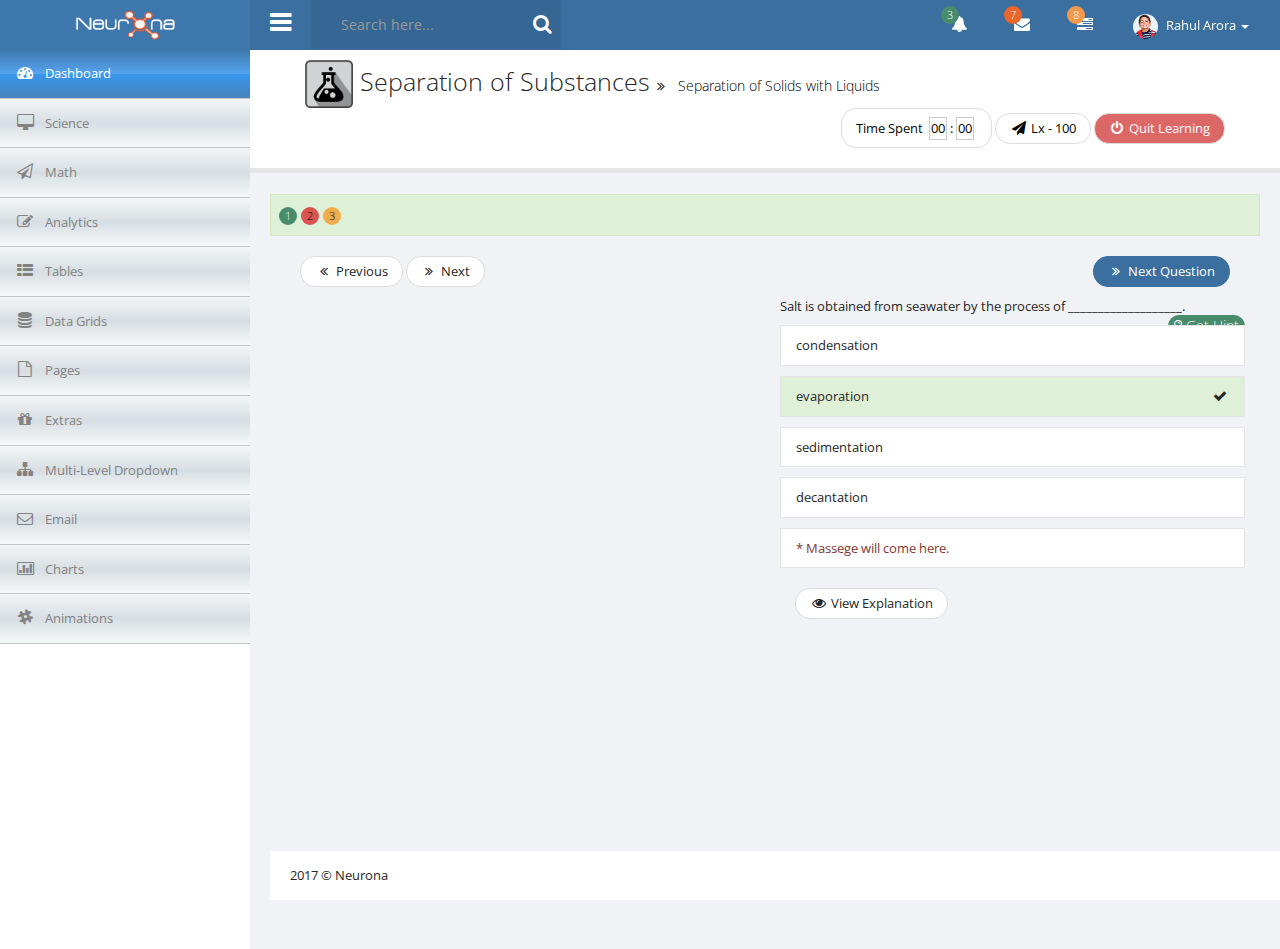
<file: neurona_html/index.html>
<!DOCTYPE html>
<html lang="en">
<head>
    <title>Dashboard | Dashboard</title>
    <meta charset="utf-8">
    <meta http-equiv="X-UA-Compatible" content="IE=edge,chrome=1">
    <meta name="viewport" content="width=device-width, initial-scale=1.0">
    <link rel="shortcut icon" href="images/icons/favicon.ico">
    <link rel="apple-touch-icon" href="images/icons/favicon.png">
    <link rel="apple-touch-icon" sizes="72x72" href="images/icons/favicon-72x72.png">
    <link rel="apple-touch-icon" sizes="114x114" href="images/icons/favicon-114x114.png">
    <!--Loading bootstrap css-->
    <link type="text/css" rel="stylesheet" href="http://fonts.googleapis.com/css?family=Open+Sans:400italic,400,300,700">
    <link type="text/css" rel="stylesheet" href="http://fonts.googleapis.com/css?family=Oswald:400,700,300">
    <link type="text/css" rel="stylesheet" href="styles/jquery-ui-1.10.4.custom.min.css">
    <link type="text/css" rel="stylesheet" href="styles/font-awesome.min.css">
    <link type="text/css" rel="stylesheet" href="styles/bootstrap.min.css">
    <link type="text/css" rel="stylesheet" href="styles/animate.css">
    <link type="text/css" rel="stylesheet" href="styles/all.css">
    <link type="text/css" rel="stylesheet" href="styles/main.css">
    <link type="text/css" rel="stylesheet" href="styles/style-responsive.css">
    <link type="text/css" rel="stylesheet" href="styles/zabuto_calendar.min.css">
    <link type="text/css" rel="stylesheet" href="styles/pace.css">
    <link type="text/css" rel="stylesheet" href="styles/jquery.news-ticker.css">
</head>
<body>
    <div>
<div style="position:fixed; right:0px; z-index:1000; bottom:0px;">
 
</div>
       
       
        
        
         
        <!--BEGIN BACK TO TOP-->
        <a id="totop" href="#"><i class="fa fa-angle-up"></i></a>
        <!--END BACK TO TOP-->
        <!--BEGIN TOPBAR-->
        <div id="header-topbar-option-demo" class="page-header-topbar head-fix">
            <nav id="topbar" role="navigation" style="margin-bottom: 0;" data-step="3" class="navbar navbar-default navbar-static-top">
            <div class="navbar-header">
                
                <button type="button" data-toggle="collapse" data-target=".sidebar-collapse" class="navbar-toggle"><span class="sr-only">Toggle navigation</span><span class="icon-bar"></span><span class="icon-bar"></span><span class="icon-bar"></span></button>
                 <a id="logo" href="index.html" class="navbar-brand" ><span class="fa fa-rocket"></span><span class="logo-text" ><img src="images/Neurona-Logo.png" width="100" height="30" alt="logo"></span><span style="display: none" class="logo-text-icon">µ</span></a></div>
            <div class="topbar-main"><a id="menu-toggle" href="#" class="hidden-xs"><i class="fa fa-bars"></i></a>
                
                <form id="topbar-search" action="" method="" class="hidden-sm hidden-xs">
                    <div class="input-icon right text-white"><a href="#"><i class="fa fa-search"></i></a><input type="text" placeholder="Search here..." class="form-control text-white"/></div>
                </form>
                
               
                <div class="news-update-box hidden-xs"><span class="text-uppercase mrm pull-left text-white">News:</span>
                    <ul id="news-update" class="list-unstyled" style="width: 300px;color: #fff;">
                        <li>D A V Public School, Vasant Kunj - New Delhi</li>
                       
                    </ul>
                </div>
                <ul class="nav navbar navbar-top-links navbar-right mbn">
                    <li class="dropdown"><a data-hover="dropdown" href="#" class="dropdown-toggle"><i class="fa fa-bell fa-fw"></i><span class="badge badge-green">3</span></a>
                        
                    </li>
                    <li class="dropdown"><a data-hover="dropdown" href="#" class="dropdown-toggle"><i class="fa fa-envelope fa-fw"></i><span class="badge badge-orange">7</span></a>
                        
                    </li>
                    <li class="dropdown"><a data-hover="dropdown" href="#" class="dropdown-toggle"><i class="fa fa-tasks fa-fw"></i><span class="badge badge-yellow">8</span></a>
                        
                    </li>
                    <li class="dropdown topbar-user"><a data-hover="dropdown" href="#" class="dropdown-toggle"><img src="images/avatar/48.jpg" alt="" class="img-responsive img-circle"/>&nbsp;<span class="hidden-xs">Rahul Arora</span>&nbsp;<span class="caret"></span></a>
                        <ul class="dropdown-menu dropdown-user pull-right">
                            <li><a href="#"><i class="fa fa-user"></i>My Profile</a></li>
                            <li><a href="#"><i class="fa fa-calendar"></i>My Calendar</a></li>
                            <li><a href="#"><i class="fa fa-envelope"></i>My Inbox<span class="badge badge-danger">3</span></a></li>
                            <li><a href="#"><i class="fa fa-tasks"></i>My Tasks<span class="badge badge-success">7</span></a></li>
                            <li class="divider"></li>
                            <li><a href="#"><i class="fa fa-lock"></i>Lock Screen</a></li>
                            <li><a href="Login.html"><i class="fa fa-key"></i>Log Out</a></li>
                        </ul>
                    </li>
                    
                </ul>
            </div>
        </nav>
            <!--BEGIN MODAL CONFIG PORTLET-->
            <div id="explanation" class="modal fade">
                <div class="modal-dialog">
                    <div class="modal-content">
                        <div class="modal-header">
                            <button type="button" data-dismiss="modal" aria-hidden="true" class="close">
                                &times;</button>
                            <h4 class="modal-title">
                                Modal title</h4>
                        </div>
                        <div class="modal-body">
                            <p>
                                Lorem ipsum dolor sit amet, consectetur adipiscing elit. Sed eleifend et nisl eget
                                porta. Curabitur elementum sem molestie nisl varius, eget tempus odio molestie.
                                Nunc vehicula sem arcu, eu pulvinar neque cursus ac. Aliquam ultricies lobortis
                                magna et aliquam. Vestibulum egestas eu urna sed ultricies. Nullam pulvinar dolor
                                vitae quam dictum condimentum. Integer a sodales elit, eu pulvinar leo. Nunc nec
                                aliquam nisi, a mollis neque. Ut vel felis quis tellus hendrerit placerat. Vivamus
                                vel nisl non magna feugiat dignissim sed ut nibh. Nulla elementum, est a pretium
                                hendrerit, arcu risus luctus augue, mattis aliquet orci ligula eget massa. Sed ut
                                ultricies felis.</p>
                        </div>
                        <div class="modal-footer">
                            <button type="button" data-dismiss="modal" class="btn btn-default">
                                Close</button>
                           
                        </div>
                    </div>
                </div>
            </div>
            
            
            <!-- MODAL CONFIG HINT-->
            <div id="hint" class="modal fade">
                <div class="modal-dialog">
                    <div class="modal-content">
                        <div class="modal-header">
                            <button type="button" data-dismiss="modal" aria-hidden="true" class="close">
                                &times;</button>
                            <h4 class="modal-title">
                                Modal title</h4>
                        </div>
                        <div class="modal-body">
                            <p>
                                Lorem ipsum dolor sit amet, consectetur adipiscing elit. Sed eleifend et nisl eget
                                porta. Curabitur elementum sem molestie nisl varius, eget tempus odio molestie.
                                Nunc vehicula sem arcu, eu pulvinar neque cursus ac.</p>
                        </div>
                        <div class="modal-footer">
                            <button type="button" data-dismiss="modal" class="btn btn-default">
                                Close</button>
                           
                        </div>
                    </div>
                </div>
            </div>
            
            
            
            
        </div>
        <!--END TOPBAR-->
        <div id="wrapper">
         <nav id="sidebar" role="navigation" data-step="2" data-intro="Template has &lt;b&gt;many navigation styles&lt;/b&gt;"
                data-position="right" class="navbar-default navbar-static-side">
            <div class="sidebar-collapse menu-scroll">
                <ul id="side-menu" class="nav">
                    
                     <div class="clearfix"></div>
                    <li class="active"><a href="dashboard.html"><i class="fa fa-tachometer fa-fw">
                        <div class="icon-bg bg-orange"></div>
                    </i><span class="menu-title">Dashboard</span></a></li>
                    <li><a href="Layout.html"><i class="fa fa-desktop fa-fw">
                        <div class="icon-bg bg-pink"></div>
                    </i><span class="menu-title">Science</span></a>
                       
                    </li>
                    <li><a href="UIElements.html"><i class="fa fa-send-o fa-fw">
                        <div class="icon-bg bg-green"></div>
                    </i><span class="menu-title">Math</span></a>
                       
                    </li>
                    <li><a href="Forms.html"><i class="fa fa-edit fa-fw">
                        <div class="icon-bg bg-violet"></div>
                    </i><span class="menu-title">Analytics</span></a>
                      
                    </li>
                    <li><a href="Tables.html"><i class="fa fa-th-list fa-fw">
                        <div class="icon-bg bg-blue"></div>
                    </i><span class="menu-title">Tables</span></a>
                          
                    </li>
                    <li><a href="DataGrid.html"><i class="fa fa-database fa-fw">
                        <div class="icon-bg bg-red"></div>
                    </i><span class="menu-title">Data Grids</span></a>
                      
                    </li>
                    <li><a href="Pages.html"><i class="fa fa-file-o fa-fw">
                        <div class="icon-bg bg-yellow"></div>
                    </i><span class="menu-title">Pages</span></a>
                       
                    </li>
                    <li><a href="Extras.html"><i class="fa fa-gift fa-fw">
                        <div class="icon-bg bg-grey"></div>
                    </i><span class="menu-title">Extras</span></a>
                      
                    </li>
                    <li><a href="Dropdown.html"><i class="fa fa-sitemap fa-fw">
                        <div class="icon-bg bg-dark"></div>
                    </i><span class="menu-title">Multi-Level Dropdown</span></a>
                      
                    </li>
                    <li><a href="Email.html"><i class="fa fa-envelope-o">
                        <div class="icon-bg bg-primary"></div>
                    </i><span class="menu-title">Email</span></a>
                      
                    </li>
                    <li><a href="Charts.html"><i class="fa fa-bar-chart-o fa-fw">
                        <div class="icon-bg bg-orange"></div>
                    </i><span class="menu-title">Charts</span></a>
                       
                    </li>
                    <li><a href="Animation.html"><i class="fa fa-slack fa-fw">
                        <div class="icon-bg bg-green"></div>
                    </i><span class="menu-title">Animations</span></a></li>
                </ul>
            </div>
        </nav>
            <!--BEGIN CHAT FORM-->
            
            <!--END CHAT FORM-->
            <!--BEGIN PAGE WRAPPER-->
            <div id="page-wrapper">
                <!--BEGIN TITLE & BREADCRUMB PAGE-->
                <div id="title-breadcrumb-option-demo" class="page-title-breadcrumb">
                   <div class="page-header pull-left">
                   
                                                    <div class="page-title mrm">
                                                        <img src="images/science_icon.png" alt="science" width="48" height="48"/> Separation of Substances <i class="fa fa-angle-double-right" aria-hidden="true"></i></div>
                                                    <div class="page-subtitle">
                                                        Separation of Solids with Liquids
</div>
                                                </div>
                                               
                               
                    <ul class="pager pull-right">
                    <li><a href="#" class="alert-danger" style="height: 40px; color:#050505;">Time Spent <label id="minutes" class="timer-label">00</label>:<label id="seconds" class="timer-label">00</label></a></li>
                    <li><a href="#" class="alert-danger" style="color:#050505;"> <i class="icon fa fa-paper-plane"></i>
 Lx - 100 </a></li>

<li ><a href="#" class="alert-danger" style="background-color:#DC6767; color:#fff;"> <i class="fa fa-power-off" aria-hidden="true"></i>
 Quit Learning </a></li>
                                          
                                        </ul>
                    <div class="clearfix">
                    </div>
                </div>
                <!--END TITLE & BREADCRUMB PAGE-->
                <!--BEGIN CONTENT-->
                <div class="page-content">
                    <div id="tab-general">
                        <div class="row mbl">
                            <div class="col-lg-12">
                                
                                            <div class="col-md-12">
                                                <div id="area-chart-spline" style="width: 100%; height: 300px; display: none;">
                                                </div>
                                            </div>
                                
                            </div>

                            <div class="col-lg-12">
                           
                              <div class="alert alert-success col-md-12 margin-right">
                              
                              <span class="badge  badge-green">1</span>
                               <span class="badge badge-danger">2</span>
                               <span class="badge badge-warning">3</span>
                              </div>
                              <div class="col-lg-6">
                               
                              <div class="col-lg-6">
                               <ul class="pager" style="text-align: left;">
                                            <li><a href="#"> <i class="fa fa-angle-double-left" aria-hidden="true"></i> 
Previous </a></li>
                                            <li><a href="#"> <i class="fa fa-angle-double-right" aria-hidden="true"></i> 
 Next</a></li>
                                        </ul>
                              </div>
                           
            <iframe src="http://player.vimeo.com/video/22439234" style="width: 100%; height:340px; border:0"></iframe>
          
           
                                    </div>
                                 
                                 
                                   
                                  
                                    <div class="col-lg-6">
                                    <div class="col-lg-12">
                                    <div class="pull-right"><ul class="pager">
    <li><a href="#" style=" background-color:#3A6F9F; color:#fff; border:solid 1px #3A6F9F;"> <i class="fa fa-angle-double-right" aria-hidden="true"></i> Next Question</a></li>
     </ul></div></div>
                                   
                                    
                                    <p>Salt is obtained from seawater by the process of ___________________.
                                    
                                    <a href="#" data-toggle="modal" data-target="#hint" class="pull-right badge badge-green" style="height: 23px;font-size: 14px !important;"><i class="fa fa-lightbulb-o" aria-hidden="true"></i> Get Hint</a>
                                   
                                    

</p>
                                        <ul class="list-group">
                                            <li class="list-group-item">condensation</li>
                                            <li class="list-group-item list-group-item-success">evaporation <span class="pull-right"><i class="fa fa-check" aria-hidden="true"></i>
</span></li>
                                            <li class="list-group-item">sedimentation</li>
                                            <li class="list-group-item">decantation</li>
                                            
                                            <li class="list-group-item" style="color:#843534;">* Massege will come here.</li>
                                           
                                        </ul>
                                        <div class="col-md-6">
                                        <ul class="pager">
                    <li><a href="#" data-toggle="modal" data-target="#explanation"><i class="fa fa-eye" aria-hidden="true"></i>
 View Explanation </a></li>
                 
                                        </ul>
                                        </div>
                                      
                                
                            
                            
                            </div>
                            
                        </div>
                    </div>
                <!--END CONTENT-->
                <!--BEGIN FOOTER-->
                <div id="footer">
                    <div class="copyright">
                        <a href="http://themifycloud.com">2017 © Neurona </a></div>
                </div>
                <!--END FOOTER-->
            </div>
            <!--END PAGE WRAPPER-->
        </div>
    </div>
    <script src="script/jquery-1.10.2.min.js"></script>
    <script src="script/jquery-migrate-1.2.1.min.js"></script>
    <script src="script/jquery-ui.js"></script>
    <script src="script/bootstrap.min.js"></script>
    <script src="script/bootstrap-hover-dropdown.js"></script>
    <script src="script/html5shiv.js"></script>
    <script src="script/respond.min.js"></script>
    <script src="script/jquery.metisMenu.js"></script>
    <script src="script/jquery.slimscroll.js"></script>
    <script src="script/jquery.cookie.js"></script>
    <script src="script/icheck.min.js"></script>
    <script src="script/custom.min.js"></script>
    <script src="script/jquery.news-ticker.js"></script>
    <script src="script/jquery.menu.js"></script>
    <script src="script/pace.min.js"></script>
    <script src="script/holder.js"></script>
    <script src="script/responsive-tabs.js"></script>
    <script src="script/jquery.flot.js"></script>
    <script src="script/jquery.flot.categories.js"></script>
    <script src="script/jquery.flot.pie.js"></script>
    <script src="script/jquery.flot.tooltip.js"></script>
    <script src="script/jquery.flot.resize.js"></script>
    <script src="script/jquery.flot.fillbetween.js"></script>
    <script src="script/jquery.flot.stack.js"></script>
    <script src="script/jquery.flot.spline.js"></script>
    <script src="script/zabuto_calendar.min.js"></script>
    <script src="script/index.js"></script>
    <!--LOADING SCRIPTS FOR CHARTS-->
    <script src="script/highcharts.js"></script>
    <script src="script/data.js"></script>
    <script src="script/drilldown.js"></script>
    <script src="script/exporting.js"></script>
    <script src="script/highcharts-more.js"></script>
    <script src="script/charts-highchart-pie.js"></script>
    <script src="script/charts-highchart-more.js"></script>
    <!--CORE JAVASCRIPT-->
    <script src="script/main.js"></script>

 
</body>
</html>
</file>
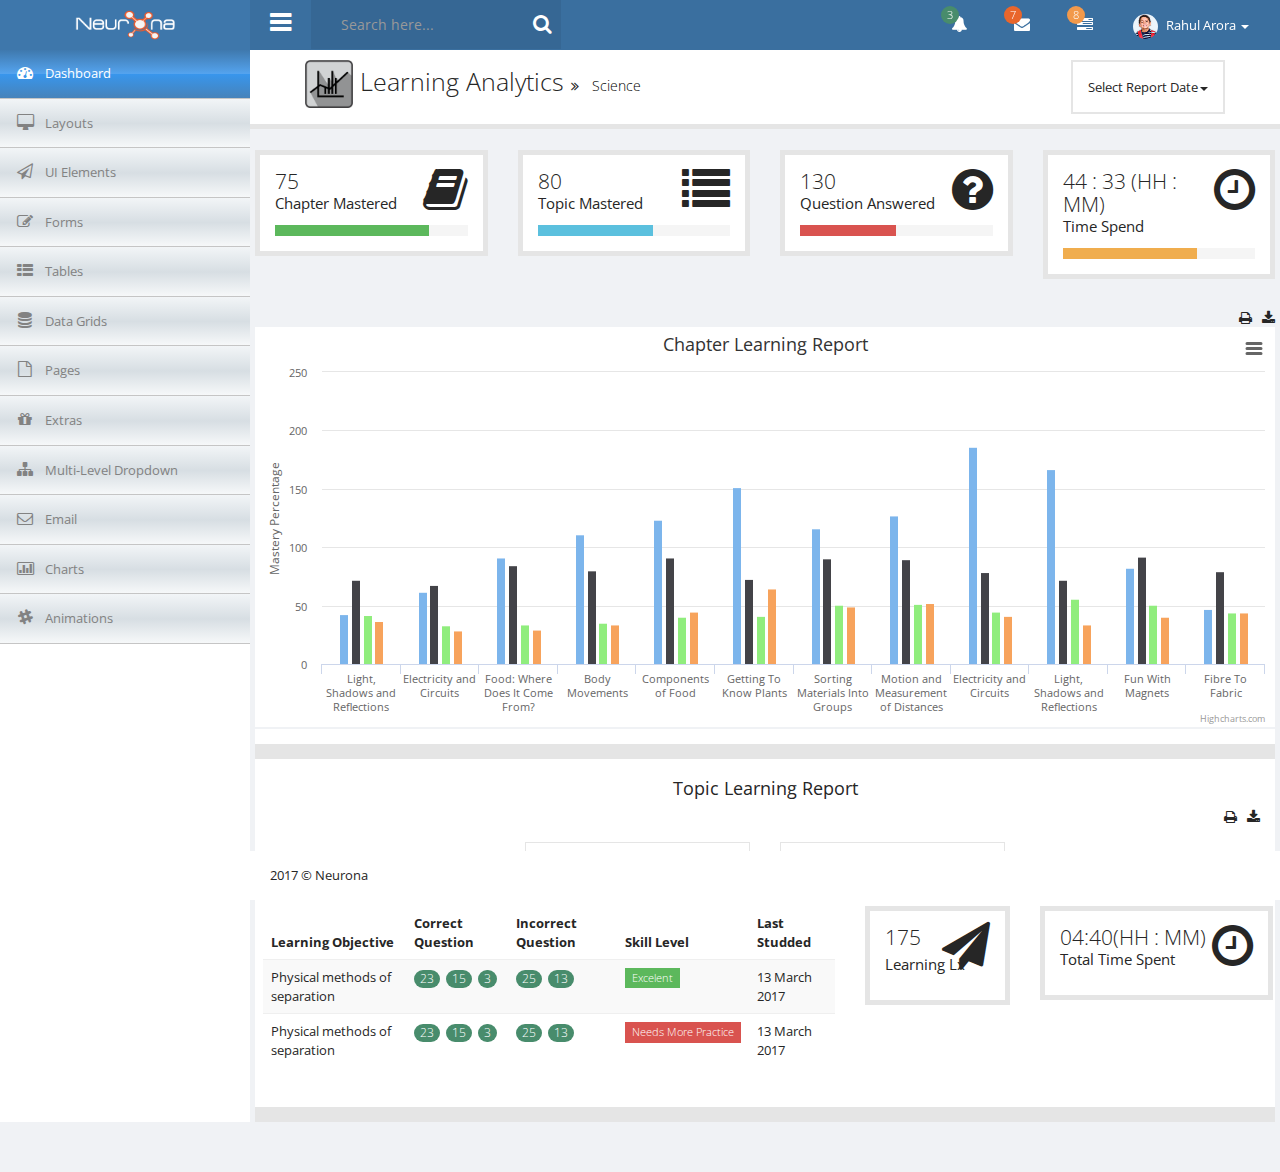
<file: neurona_html/student_analytics.html>
<!DOCTYPE html>
<html lang="en">
<head>
    <title>Dashboard | Dashboard</title>
    <meta charset="utf-8">
    <meta http-equiv="X-UA-Compatible" content="IE=edge,chrome=1">
    <meta name="viewport" content="width=device-width, initial-scale=1.0">
   
   <script src="script/highcharts.js"></script>
<script src="script/exporting.js"></script>

    <link rel="shortcut icon" href="images/icons/favicon.ico">
    <link rel="apple-touch-icon" href="images/icons/favicon.png">
    <link rel="apple-touch-icon" sizes="72x72" href="images/icons/favicon-72x72.png">
    <link rel="apple-touch-icon" sizes="114x114" href="images/icons/favicon-114x114.png">
    <!--Loading bootstrap css-->
    <link type="text/css" rel="stylesheet" href="http://fonts.googleapis.com/css?family=Open+Sans:400italic,400,300,700">
    <link type="text/css" rel="stylesheet" href="http://fonts.googleapis.com/css?family=Oswald:400,700,300">
    <link type="text/css" rel="stylesheet" href="styles/jquery-ui-1.10.4.custom.min.css">
    <link type="text/css" rel="stylesheet" href="styles/font-awesome.min.css">
    <link type="text/css" rel="stylesheet" href="styles/bootstrap.min.css">
    <link type="text/css" rel="stylesheet" href="styles/animate.css">
    <link type="text/css" rel="stylesheet" href="styles/all.css">
    <link type="text/css" rel="stylesheet" href="styles/main.css">
    <link type="text/css" rel="stylesheet" href="styles/style-responsive.css">
    <link type="text/css" rel="stylesheet" href="styles/zabuto_calendar.min.css">
    <link type="text/css" rel="stylesheet" href="styles/pace.css">
    <link type="text/css" rel="stylesheet" href="styles/jquery.news-ticker.css">
    


    
	
</head>
<body>
    <div>

       
       
        
       
          
        <!--BEGIN BACK TO TOP-->
        <a id="totop" href="#"><i class="fa fa-angle-up"></i></a>
        <!--END BACK TO TOP-->
        <!--BEGIN TOPBAR-->
        <div id="header-topbar-option-demo" class="page-header-topbar head-fix">
            <nav id="topbar" role="navigation" style="margin-bottom: 0;" data-step="3" class="navbar navbar-default navbar-static-top">
            <div class="navbar-header">
                
                <button type="button" data-toggle="collapse" data-target=".sidebar-collapse" class="navbar-toggle"><span class="sr-only">Toggle navigation</span><span class="icon-bar"></span><span class="icon-bar"></span><span class="icon-bar"></span></button>
                 <a id="logo" href="index.html" class="navbar-brand" ><span class="fa fa-rocket"></span><span class="logo-text" ><img src="images/Neurona-Logo.png" width="100" height="30" alt="logo"></span><span style="display: none" class="logo-text-icon">µ</span></a></div>
            <div class="topbar-main"><a id="menu-toggle" href="#" class="hidden-xs"><i class="fa fa-bars"></i></a>
                
                <form id="topbar-search" action="" method="" class="hidden-sm hidden-xs">
                    <div class="input-icon right text-white"><a href="#"><i class="fa fa-search"></i></a><input type="text" placeholder="Search here..." class="form-control text-white"/></div>
                </form>
                
               
                <div class="news-update-box hidden-xs"><span class="text-uppercase mrm pull-left text-white">News:</span>
                    <ul id="news-update" class="list-unstyled" style="width: 300px;color: #fff;">
                        <li>D A V Public School, Vasant Kunj - New Delhi</li>
                       
                    </ul>
                </div>
                <ul class="nav navbar navbar-top-links navbar-right mbn">
                    <li class="dropdown"><a data-hover="dropdown" href="#" class="dropdown-toggle"><i class="fa fa-bell fa-fw"></i><span class="badge badge-green">3</span></a>
                        
                    </li>
                    <li class="dropdown"><a data-hover="dropdown" href="#" class="dropdown-toggle"><i class="fa fa-envelope fa-fw"></i><span class="badge badge-orange">7</span></a>
                        
                    </li>
                    <li class="dropdown"><a data-hover="dropdown" href="#" class="dropdown-toggle"><i class="fa fa-tasks fa-fw"></i><span class="badge badge-yellow">8</span></a>
                        
                    </li>
                    <li class="dropdown topbar-user"><a data-hover="dropdown" href="#" class="dropdown-toggle"><img src="images/avatar/48.jpg" alt="" class="img-responsive img-circle"/>&nbsp;<span class="hidden-xs">Rahul Arora</span>&nbsp;<span class="caret"></span></a>
                        <ul class="dropdown-menu dropdown-user pull-right">
                            <li><a href="#"><i class="fa fa-user"></i>My Profile</a></li>
                            <li><a href="#"><i class="fa fa-calendar"></i>My Calendar</a></li>
                            <li><a href="#"><i class="fa fa-envelope"></i>My Inbox<span class="badge badge-danger">3</span></a></li>
                            <li><a href="#"><i class="fa fa-tasks"></i>My Tasks<span class="badge badge-success">7</span></a></li>
                            <li class="divider"></li>
                            <li><a href="#"><i class="fa fa-lock"></i>Lock Screen</a></li>
                            <li><a href="Login.html"><i class="fa fa-key"></i>Log Out</a></li>
                        </ul>
                    </li>
                    
                </ul>
            </div>
        </nav>
            <!--BEGIN MODAL CONFIG PORTLET-->
            <div id="explanation" class="modal fade">
                <div class="modal-dialog">
                    <div class="modal-content">
                        <div class="modal-header">
                            <button type="button" data-dismiss="modal" aria-hidden="true" class="close">
                                &times;</button>
                            <h4 class="modal-title">
                                Modal title</h4>
                        </div>
                        <div class="modal-body">
                            <p>
                                Lorem ipsum dolor sit amet, consectetur adipiscing elit. Sed eleifend et nisl eget
                                porta. Curabitur elementum sem molestie nisl varius, eget tempus odio molestie.
                                Nunc vehicula sem arcu, eu pulvinar neque cursus ac. Aliquam ultricies lobortis
                                magna et aliquam. Vestibulum egestas eu urna sed ultricies. Nullam pulvinar dolor
                                vitae quam dictum condimentum. Integer a sodales elit, eu pulvinar leo. Nunc nec
                                aliquam nisi, a mollis neque. Ut vel felis quis tellus hendrerit placerat. Vivamus
                                vel nisl non magna feugiat dignissim sed ut nibh. Nulla elementum, est a pretium
                                hendrerit, arcu risus luctus augue, mattis aliquet orci ligula eget massa. Sed ut
                                ultricies felis.</p>
                        </div>
                        <div class="modal-footer">
                            <button type="button" data-dismiss="modal" class="btn btn-default">
                                Close</button>
                           
                        </div>
                    </div>
                </div>
            </div>
            
            
            <!-- MODAL CONFIG HINT-->
            <div id="hint" class="modal fade">
                <div class="modal-dialog">
                    <div class="modal-content">
                        <div class="modal-header">
                            <button type="button" data-dismiss="modal" aria-hidden="true" class="close">
                                &times;</button>
                            <h4 class="modal-title">
                                Modal title</h4>
                        </div>
                        <div class="modal-body">
                            <p>
                                Lorem ipsum dolor sit amet, consectetur adipiscing elit. Sed eleifend et nisl eget
                                porta. Curabitur elementum sem molestie nisl varius, eget tempus odio molestie.
                                Nunc vehicula sem arcu, eu pulvinar neque cursus ac.</p>
                        </div>
                        <div class="modal-footer">
                            <button type="button" data-dismiss="modal" class="btn btn-default">
                                Close</button>
                           
                        </div>
                    </div>
                </div>
            </div>
            
            
            
            
        </div>
        <!--END TOPBAR-->
        <div id="wrapper">
         
            <!--BEGIN CHAT FORM-->
            <nav id="sidebar" role="navigation" data-step="2" data-intro="Template has &lt;b&gt;many navigation styles&lt;/b&gt;"
                data-position="right" class="navbar-default navbar-static-side">
            <div class="sidebar-collapse menu-scroll">
                <ul id="side-menu" class="nav">
                    
                     <div class="clearfix"></div>
                    <li class="active"><a href="dashboard.html"><i class="fa fa-tachometer fa-fw">
                        <div class="icon-bg bg-orange"></div>
                    </i><span class="menu-title">Dashboard</span></a></li>
                    <li><a href="Layout.html"><i class="fa fa-desktop fa-fw">
                        <div class="icon-bg bg-pink"></div>
                    </i><span class="menu-title">Layouts</span></a>
                       
                    </li>
                    <li><a href="UIElements.html"><i class="fa fa-send-o fa-fw">
                        <div class="icon-bg bg-green"></div>
                    </i><span class="menu-title">UI Elements</span></a>
                       
                    </li>
                    <li><a href="Forms.html"><i class="fa fa-edit fa-fw">
                        <div class="icon-bg bg-violet"></div>
                    </i><span class="menu-title">Forms</span></a>
                      
                    </li>
                    <li><a href="Tables.html"><i class="fa fa-th-list fa-fw">
                        <div class="icon-bg bg-blue"></div>
                    </i><span class="menu-title">Tables</span></a>
                          
                    </li>
                    <li><a href="DataGrid.html"><i class="fa fa-database fa-fw">
                        <div class="icon-bg bg-red"></div>
                    </i><span class="menu-title">Data Grids</span></a>
                      
                    </li>
                    <li><a href="Pages.html"><i class="fa fa-file-o fa-fw">
                        <div class="icon-bg bg-yellow"></div>
                    </i><span class="menu-title">Pages</span></a>
                       
                    </li>
                    <li><a href="Extras.html"><i class="fa fa-gift fa-fw">
                        <div class="icon-bg bg-grey"></div>
                    </i><span class="menu-title">Extras</span></a>
                      
                    </li>
                    <li><a href="Dropdown.html"><i class="fa fa-sitemap fa-fw">
                        <div class="icon-bg bg-dark"></div>
                    </i><span class="menu-title">Multi-Level Dropdown</span></a>
                      
                    </li>
                    <li><a href="Email.html"><i class="fa fa-envelope-o">
                        <div class="icon-bg bg-primary"></div>
                    </i><span class="menu-title">Email</span></a>
                      
                    </li>
                    <li><a href="Charts.html"><i class="fa fa-bar-chart-o fa-fw">
                        <div class="icon-bg bg-orange"></div>
                    </i><span class="menu-title">Charts</span></a>
                       
                    </li>
                    <li><a href="Animation.html"><i class="fa fa-slack fa-fw">
                        <div class="icon-bg bg-green"></div>
                    </i><span class="menu-title">Animations</span></a></li>
                </ul>
            </div>
        </nav>
            <!--END CHAT FORM-->
            <!--BEGIN PAGE WRAPPER-->
            <div id="page-wrapper">
                <!--BEGIN TITLE & BREADCRUMB PAGE-->
                <div id="title-breadcrumb-option-demo" class="page-title-breadcrumb">
                   <div class="page-header pull-left">
                                                    <div class="page-title mrm">
                                                        <img src="images/antalytics.png" alt="science" width="48" height="48"/> Learning Analytics <i class="fa fa-angle-double-right" aria-hidden="true"></i> </div>
                                                        <div class="page-subtitle">
                                                       Science
</div>
                                                    <div class="page-subtitle">
                                                     
</div>
                                                </div>
                    <ul class="nav navbar-nav navbar-right" style="border:solid 2px #e5e5e5;">
                                                  
                                                        <li class="dropdown"><a href="#" data-toggle="dropdown" class="dropdown-toggle">Select Report Date<b class="caret"></b></a>
                                                            <ul class="dropdown-menu">
                                                                <li><a href="#">Today</a></li>
                                                                <li><a href="#">Last 7 Days</a></li>
                                                                <li><a href="#">This Month</a></li>
                                                                <li><a href="#">Last 3 Month</a></li>
                                                                <li><a href="#">Last 6 Month</a></li>
                                                                <li class="divider"></li>
                                                                <li><a href="#">Select Date Range</a></li>
                                                            </ul>
                                                        </li>
                                                    </ul>
                    <div class="clearfix">
                    </div>
                </div>
                <!--END TITLE & BREADCRUMB PAGE-->
                <!--BEGIN CONTENT-->
                <div class="page-content">
                    <div id="tab-general">
                        <div class="row mbl">
                            <div class="col-lg-12">
                                
                                            <div class="col-md-12">
                                                <div id="area-chart-spline" style="width: 100%; height: 300px; display: none;">
                                                </div>
                                            </div>
                                
                            </div>

                            
                              <div id="sum_box" class="row mbl">
                            <div class="col-sm-6 col-md-3">
                                <div class="panel profit db mbm">
                                    <div class="panel-body">
                                        <p class="icon">
                                            <i class="icon fa fa-book"></i>
                                        </p>
                                         <h4 class="value"> 75</h4>
                                        <p class="description">
                                            Chapter Mastered</p>
                                        <div class="progress progress-sm mbn">
                                            <div role="progressbar" aria-valuenow="80" aria-valuemin="0" aria-valuemax="100"
                                                style="width: 80%;" class="progress-bar progress-bar-success">
                                                <span class="sr-only">80% Complete (success)</span></div>
                                        </div>
                                    </div>
                                </div>
                            </div>
                            
                            <div class="col-sm-6 col-md-3">
                                <div class="panel income db mbm">
                                    <div class="panel-body">
                                        <p class="icon">
                                            <i class="icon fa fa-list"></i>
                                        </p>
                                        <h4 class="value">80</h4>
                                        <p class="description">
                                            Topic Mastered</p>
                                        <div class="progress progress-sm mbn">
                                            <div role="progressbar" aria-valuenow="60" aria-valuemin="0" aria-valuemax="100"
                                                style="width: 60%;" class="progress-bar progress-bar-info">
                                                <span class="sr-only">60% Complete (success)</span></div>
                                        </div>
                                    </div>
                                </div>
                            </div>
                            
                            <div class="col-sm-6 col-md-3">
                                <div class="panel task db mbm">
                                    <div class="panel-body">
                                        <p class="icon">
                                            <i class="icon fa fa-question-circle"></i>
                                        </p>
                                        <h4 class="value">
                                           130 </h4>
                                        <p class="description">
                                            Question Answered</p>
                                        <div class="progress progress-sm mbn">
                                            <div role="progressbar" aria-valuenow="50" aria-valuemin="0" aria-valuemax="100"
                                                style="width: 50%;" class="progress-bar progress-bar-danger">
                                                <span class="sr-only">50% Complete (success)</span></div>
                                        </div>
                                    </div>
                                </div>
                            </div>
                            
                            <div class="col-sm-6 col-md-3">
                                <div class="panel visit db mbm">
                                    <div class="panel-body">
                                        <p class="icon">
                                            <i class="icon fa fa-clock-o"></i>
                                        </p>
                                        <h4 class="value">44 : 33 (HH : MM) </h4>
                                        <p class="description">
                                            Time Spend</p>
                                        <div class="progress progress-sm mbn">
                                            <div role="progressbar" aria-valuenow="70" aria-valuemin="0" aria-valuemax="100"
                                                style="width: 70%;" class="progress-bar progress-bar-warning">
                                                <span class="sr-only">70% Complete (success)</span></div>
                                        </div>
                                    </div>
                                </div>
                            </div>
                        </div>
                                 
                                 
                        <div class="row">
                        <div class="col-lg-12">
                        <a href="#" class="pull-right" style="margin-left:10px;"><i class="fa fa-download" aria-hidden="true"></i>
</a>
                         <a href="#" class="pull-right"><i class="fa fa-print" aria-hidden="true"></i>
</a>
                        <div id="container" style="min-width: 310px; height: 400px; margin: 0 auto"></div>
                        </div>
                        </div>           
                                  
                              
                            
                        </div>
                        <div class="row" style="background-color:#ffffff; border-bottom: solid 15px #e5e5e5;">
                        <div class=" col-md-12  page-title-breadcrumb2" style="margin-top:15px;" >
                        <h3 style="font-size:18px; text-align:center; font-weight:inherit;">Topic Learning Report</h3>
                         <a href="#" class="pull-right" style="margin-left:10px;"><i class="fa fa-download" aria-hidden="true"></i>
</a>
                         <a href="#" class="pull-right"><i class="fa fa-print" aria-hidden="true"></i>
</a>
                        </div>
                        <div class="col-md-12 margin-top padding-left text-center" style="padding: 0% 25%;">
                        
                        <div class="form-group col-md-6 ">
                                                        <select class="form-control">
                                                            <option>Select Chapter</option>
                                                             <option selected="Separation of Substances">Separation of Substances</option>
                                                            <option value="0">Light, Shadows and Reflections</option>
                                                            <option value="1">Electricity and Circuits</option>
                                                            <option value="2">The Living Organisms And Their Surroundings</option>
                                                        </select></div>
                                                        
                           <div class="form-group col-md-6">
                                                        <select class="form-control">
                                                            <option>Select Topic</option>
                                                            <option value="0">Mixture</option>
                                                            <option value="1" selected="Separations of Solids with Solids">Separations of Solids with Solids</option>
                                                            <option value="2">Separations of Liquids with Liquids</option>
                                                            <option value="2">Separations of Solids with Liquids</option>
                                                        </select></div>   
                        
                                                  
                        </div>
                       
                        
                        
                         
                         
                         <div class="col-lg-12">
                         <div class="row margin-top">
                         <div class="col-lg-7" style="padding-left: 8px;">
                         <div class="table-responsive">
                         <table class="table table-hover table-striped">
                                    <thead>
                                    <tr>
                                        <th>Learning Objective</th>
                                        <th>Correct Question</th>
                                        <th>Incorrect Question</th>
                                        <th>Skill Level</th>
                                        <th>Last Studded</th>
                                    </tr>
                                    </thead>
                                    <tbody>
                                    <tr>
                                        <td>Physical methods of separation </td>
                                        <td><span class="badge badge-green label-text2" data-toggle="tooltip" data-placement="top" title="" class="btn btn-default" data-original-title="Assisted">23</span> &nbsp;<span class="badge badge-green label-text2" data-toggle="tooltip" data-placement="top" title="" class="btn btn-default" data-original-title="Aided">15</span> &nbsp;<span class="badge badge-green label-text2" data-toggle="tooltip" data-placement="top" title="" class="btn btn-default" data-original-title="Direct">3</span></td>
                                        <td><span class="badge badge-green label-text2" data-toggle="tooltip" data-placement="top" title="" class="btn btn-default" data-original-title="Aided">25</span> &nbsp;<span class="badge badge-green label-text2" data-toggle="tooltip" data-placement="top" title="" class="btn btn-default" data-original-title="Direct">13</span></td>
                                        <td><span class="label label-sm label-success">Excelent</span></td>
                                        <td>13 March 2017</td>
                                    </tr>
                                    <tr>
                                        <td>Physical methods of separation </td>
                                        <td><span class="badge badge-green label-text2" data-toggle="tooltip" data-placement="top" title="" class="btn btn-default label-text2" data-original-title="Assisted">23</span> &nbsp;<span class="badge badge-green label-text2" data-toggle="tooltip" data-placement="top" title="" class="btn btn-default" data-original-title="Aided">15</span> &nbsp;<span class="badge badge-green label-text2" data-toggle="tooltip" data-placement="top" title="" class="btn btn-default" data-original-title="Direct">3</span></td>
                                        <td><span class="badge badge-green label-text2" data-toggle="tooltip" data-placement="top" title="" class="btn btn-default label-text2" data-original-title="Aided">25</span> &nbsp;<span class="badge badge-green label-text2" data-toggle="tooltip" data-placement="top" title="" class="btn btn-default" data-original-title="Direct">13</span></td>
                                        <td><span class="label label-sm label-danger">Needs More Practice</span></td>
                                        <td>13 March 2017</td>
                                    </tr>
                                   
                                    
                                    </tbody>
                                </table>
                         </div>
                         </div>
                         
                          <div class="col-lg-5s">
                          <div id="sum_box" class="row mbl">
                            <div class="col-sm-6 col-md-2">
                                <div class="panel profit db mbm">
                                    <div class="panel-body">
                                        <p class="icon">
                                            <i class="icon fa fa-paper-plane"></i>
                                        </p>
                                         <h4 class="value"> 175</h4>
                                        <p class="description">
                                            Learning Lx</p>
                                        
                                    </div>
                                </div>
                            </div>
                            
                            <div class="col-sm-6 col-md-3">
                                <div class="panel income db mbm">
                                    <div class="panel-body">
                                        <p class="icon">
                                            <i class="icon fa fa-clock-o"></i>
                                        </p>
                                        <h4 class="value">04:40(HH : MM) </h4>
                                        <p class="description">
                                           Total Time Spent</p>
                                        
                                    </div>
                                </div>
                            </div>
                            
                            
                            
                            
                        </div>
 
                            
   

                          </div>
                         </div>
                         </div>
                        </div>
                        </div>
                    </div>
                <!--END CONTENT-->
                <!--BEGIN FOOTER-->
                <div id="footer">
                    <div class="copyright">
                        <a href="http://themifycloud.com">2017 © Neurona </a></div>
                </div>
                <!--END FOOTER-->
            </div>
            <!--END PAGE WRAPPER-->
        </div>
    </div>
<script src="script/jquery-1.10.2.min.js"></script>
   <script src="script/jquery-migrate-1.2.1.min.js"></script>
    <script src="script/jquery-ui.js"></script>
    <script src="script/bootstrap.min.js"></script>
    <script src="script/bootstrap-hover-dropdown.js"></script>
    <script src="script/html5shiv.js"></script>
    <script src="script/respond.min.js"></script>
    <script src="script/jquery.metisMenu.js"></script>
    <script src="script/jquery.slimscroll.js"></script>
    <script src="script/jquery.cookie.js"></script>
    <script src="script/icheck.min.js"></script>
    <script src="script/custom.min.js"></script>
    <script src="script/jquery.news-ticker.js"></script>
    <script src="script/jquery.menu.js"></script>
    <script src="script/pace.min.js"></script>
    <script src="script/holder.js"></script>
    <script src="script/responsive-tabs.js"></script>
    <script src="script/jquery.flot.js"></script>
    <script src="script/jquery.flot.categories.js"></script>
    <script src="script/jquery.flot.pie.js"></script>
    <script src="script/jquery.flot.tooltip.js"></script>
    <script src="script/jquery.flot.resize.js"></script>
    <script src="script/jquery.flot.fillbetween.js"></script>
    <script src="script/jquery.flot.stack.js"></script>
    <script src="script/jquery.flot.spline.js"></script>
    <script src="script/zabuto_calendar.min.js"></script>
    <script src="script/index.js"></script>
   
    <!--CORE JAVASCRIPT-->
    <script src="script/main.js"></script>
 <script>
    Highcharts.chart('container', {
    chart: {
        type: 'column'
    },
    title: {
        text: 'Chapter Learning Report'
    },
	
	 legend: {
        enabled: false,
    },
   
    xAxis: {
        categories: [
            'Light, Shadows and Reflections',
            'Electricity and Circuits',
            'Food: Where Does It Come From?',
            'Body Movements',
            'Components of Food',
            'Getting To Know Plants',
            'Sorting Materials Into Groups',
            'Motion and Measurement of Distances',
            'Electricity and Circuits',
            'Light, Shadows and Reflections',
            'Fun With Magnets',
            'Fibre To Fabric'
        ],
        crosshair: true
    },
    yAxis: {
        min: 0,
        title: {
            text: 'Mastery Percentage '
        }
    },
    tooltip: {
        headerFormat: '<span style="font-size:10px">{point.key}</span><table>',
        pointFormat: '<tr><td style="color:{series.color};padding:0">{series.name}: </td>' +
            '<td style="padding:0"><b>{point.y:.1f} </b></td></tr>',
        footerFormat: '</table>',
        shared: true,
        useHTML: true
    },
    plotOptions: {
        column: {
            pointPadding: 0.2,
            borderWidth: 0
        }
    },
    series: [{
        name: 'Pinhole Camera and Shadow',
        data: [49.9, 71.5, 106.4, 129.2, 144.0, 176.0, 135.6, 148.5, 216.4, 194.1, 95.6, 54.4]

    }, {
        name: 'Electric Cells and Electric Switch',
        data: [83.6, 78.8, 98.5, 93.4, 106.0, 84.5, 105.0, 104.3, 91.2, 83.5, 106.6, 92.3]

    }, {
        name: 'Separations of Solids with Solids',
        data: [48.9, 38.8, 39.3, 41.4, 47.0, 48.3, 59.0, 59.6, 52.4, 65.2, 59.3, 51.2]

    }, {
        name: 'Separations of Liquids with Liquids',
        data: [42.4, 33.2, 34.5, 39.7, 52.6, 75.5, 57.4, 60.4, 47.6, 39.1, 46.8, 51.1]

    }]
});

$(document).ready(function () {

    // Build the chart
    Highcharts.chart('container1', {
        chart: {
            plotBackgroundColor: null,
            plotBorderWidth: null,
            plotShadow: false,
            type: 'pie'
        },
        title: {
            text: 'Learning Objective'
        },
        tooltip: {
            pointFormat: '{series.name}: <b>{point.percentage:.1f}%</b>'
        },
        plotOptions: {
            pie: {
                allowPointSelect: true,
                cursor: 'pointer',
                dataLabels: {
                    enabled: false
                },
                showInLegend: false
            }
        },
        series: [{
            name: 'Learning Objective',
            colorByPoint: true,
            data: [{
                name: 'Mixtures',
                y: 30
            }, {
                name: 'Separations of Solids with Solids',
                y: 20,
                sliced: true,
                selected: true
            }, {
                name: 'Separations of Liquids with Liquids',
                y: 10
            }, {
                name: 'Separations of Solids with Liquids',
                y: 40
            }]
        }]
    });
});
    </script>

 
</body>
</html>
</file>
<file: neurona_html/styles/all.css>
/* iCheck plugin skins
----------------------------------- */
@import url("minimal/all.css");
/*
@import url("minimal/minimal.css");
@import url("minimal/red.css");
@import url("minimal/green.css");
@import url("minimal/blue.css");
@import url("minimal/aero.css");
@import url("minimal/grey.css");
@import url("minimal/orange.css");
@import url("minimal/yellow.css");
@import url("minimal/pink.css");
@import url("minimal/purple.css");
*/

@import url("square/all.css");
/*
@import url("square/square.css");
@import url("square/red.css");
@import url("square/green.css");
@import url("square/blue.css");
@import url("square/aero.css");
@import url("square/grey.css");
@import url("square/orange.css");
@import url("square/yellow.css");
@import url("square/pink.css");
@import url("square/purple.css");
*/

@import url("flat/all.css");
/*
@import url("flat/flat.css");
@import url("flat/red.css");
@import url("flat/green.css");
@import url("flat/blue.css");
@import url("flat/aero.css");
@import url("flat/grey.css");
@import url("flat/orange.css");
@import url("flat/yellow.css");
@import url("flat/pink.css");
@import url("flat/purple.css");
*/

@import url("line/all.css");
/*
@import url("line/line.css");
@import url("line/red.css");
@import url("line/green.css");
@import url("line/blue.css");
@import url("line/aero.css");
@import url("line/grey.css");
@import url("line/orange.css");
@import url("line/yellow.css");
@import url("line/pink.css");
@import url("line/purple.css");
*/

@import url("polaris/polaris.css");

@import url("futurico/futurico.css");
</file>
<file: neurona_html/styles/main.css>
.icon-spin {
  display: inline-block;
  -moz-animation: spin 2s infinite linear;
  -o-animation: spin 2s infinite linear;
  -webkit-animation: spin 2s infinite linear;
  animation: spin 2s infinite linear;
}
.no-border-radius {
  -webkit-border-radius: 0 !important;
  -moz-border-radius: 0 !important;
  border-radius: 0 !important;
}
.text-uppercase {
  text-transform: uppercase;
}
.text-justify {
  text-align: justify;
}
.text-line-through {
  text-decoration: line-through;
}
.box-heading {
  font-weight: bold;
  font-family: 'Oswald';
  margin-bottom: 15px;
}
* {
  -webkit-box-sizing: border-box;
  -moz-box-sizing: border-box;
  box-sizing: border-box;
}
*:before,
*:after {
  -webkit-box-sizing: border-box;
  -moz-box-sizing: border-box;
  box-sizing: border-box;
}
html {
  font-size: 62.5%;
  -webkit-tap-highlight-color: rgba(0, 0, 0, 0);
  height: 100%;
}
body {
  font-family: 'Open Sans', sans-serif;
  font-size: 13px;
  line-height: 1.42857143;
  color: #262626;
  background-color: #f0f2f5;
  height: 100%;
}
input,
button,
select,
textarea {
  font-family: inherit;
  font-size: inherit;
  line-height: inherit;
}
a {
  color: #262626;
  text-decoration: none;
}
a:hover,
a:focus {
  color: #dc6767;
  text-decoration: none;
}
a:focus {
  outline: thin dotted #333;
  outline: 5px auto -webkit-focus-ring-color;
  outline-offset: -2px;
}
figure {
  margin: 0;
}
img {
  vertical-align: middle;
}
.img-responsive {
  display: block;
  max-width: 100%;
  height: auto;
}
.img-rounded {
  border-radius: 6px;
}
.img-thumbnail {
  padding: 4px;
  line-height: 1.42857143;
  background-color: #f0f2f5;
  border: 1px solid #dddddd;
  border-radius: 4px;
  -webkit-transition: all 0.2s ease-in-out;
  transition: all 0.2s ease-in-out;
  display: inline-block;
  max-width: 100%;
  height: auto;
}
.img-circle {
  border-radius: 50%;
}
hr {
  margin-top: 18px;
  margin-bottom: 18px;
  border: 0;
  border-top: 1px solid #eeeeee;
}
.sr-only {
  position: absolute;
  width: 1px;
  height: 1px;
  margin: -1px;
  padding: 0;
  overflow: hidden;
  clip: rect(0, 0, 0, 0);
  border: 0;
}
.require {
  color: #ff0000;
}
#wrapper {
  width: 100%;
  min-height: 100%;
  background-color: #FFF;
}
#page-wrapper {
  min-height: 100%;
  padding: 0 !important;
  background-color: #f0f2f5;
  transition: 0.3s all linear;
  
}
@media (min-width: 768px) {
  #page-wrapper {
    position: relative;
    margin: 0 0 0 250px;
    padding: 0;
	top: 50px;
  }
}
#topbar {
  background: #ffffff;
  width: 100%;
  height: 50px;
}
#topbar.navbar-default {
  border: 0;
}
#topbar .navbar-header {
  width: 250px;
  height: 100%;
  background: #3e77ab;
  text-align: center;
}

#topbar .navbar-header #logo {
  font-size: 20px;
  line-height: 20px;
  color: #ffffff;
  height: 100%;
  width: 100%;
}
#topbar .navbar-header #logo span.fa {
  display: none;
}
#topbar .navbar-header #logo span.logo-text {
  display: block;
  font-weight: lighter;
  font-family: 'Lato', sans-serif;
  font-size: 30px;
}
#topbar .topbar-main {
  display: block;
  height: 100%;
  background: #3a6f9f;
}
#topbar .topbar-main #menu-toggle {
  float: left;
  padding: 15px 20px;
  background: transparent;
  -webkit-transition: all 0.3s ease-in-out;
  transition: all 0.3s ease-in-out;
  border-radius: 0;
  color: #ffffff;
}
#topbar .topbar-main #menu-toggle:hover,
#topbar .topbar-main #menu-toggle:focus {
  color: #FFF;
}
#topbar .topbar-main #menu-toggle i {
  font-size: 25px;
}
#topbar .topbar-main ul.nav.navbar-nav {
  display: none;
}
#topbar .topbar-main ul.nav.navbar-nav.horizontal-menu {
  display: block;
}
#topbar .topbar-main ul.nav.navbar-nav li.active a,
#topbar .topbar-main ul.nav.navbar-nav li:hover a,
#topbar .topbar-main ul.nav.navbar-nav li.open a {
  background: #ffffff;
  color: #262626;
}
#topbar .topbar-main ul.nav.navbar-nav li.mega-menu-dropdown {
  position: static;
}
#topbar .topbar-main ul.nav.navbar-nav li.mega-menu-dropdown.mega-menu-full .dropdown-menu {
  left: 20px;
  right: 20px;
}
#topbar .topbar-main ul.nav.navbar-nav li.mega-menu-dropdown > .dropdown-menu {
  left: auto;
  width: auto;
}
#topbar .topbar-main ul.nav.navbar-nav li.mega-menu-dropdown > .dropdown-menu .mega-menu-content {
  padding: 10px;
  margin: 0;
}
#topbar .topbar-main ul.nav.navbar-nav li.mega-menu-dropdown > .dropdown-menu .mega-menu-content .mega-menu-submenu {
  *width: auto !important;
  padding: 0px 15px !important;
  margin: 0 !important;
  border-right: 1px solid #eeeeee;
}
#topbar .topbar-main ul.nav.navbar-nav li.mega-menu-dropdown > .dropdown-menu .mega-menu-content .mega-menu-submenu:last-child {
  border-right: 0;
}
#topbar .topbar-main ul.nav.navbar-nav li.mega-menu-dropdown > .dropdown-menu .mega-menu-content .mega-menu-submenu li {
  padding: 2px !important;
  margin: 0 !important;
  list-style: none;
}
#topbar .topbar-main ul.nav.navbar-nav li.mega-menu-dropdown > .dropdown-menu .mega-menu-content .mega-menu-submenu li h3 {
  color: #555555;
  margin-top: 10px;
  padding-left: 5px;
  font-size: 15px;
  font-weight: normal;
}
#topbar .topbar-main ul.nav.navbar-nav li.mega-menu-dropdown > .dropdown-menu .mega-menu-content .mega-menu-submenu li a {
  padding: 5px !important;
  margin: 0 !important;
  font-weight: normal;
  display: block;
}
#topbar .topbar-main ul.nav.navbar-nav li.mega-menu-dropdown > .dropdown-menu .mega-menu-content .mega-menu-submenu li a:hover {
  background: #f0f0f0;
}
#topbar .topbar-main ul.nav.navbar-nav li.mega-menu-dropdown > .dropdown-menu .mega-menu-content .document-demo .mega-menu-submenu {
  border-right: none;
}
#topbar .topbar-main ul.nav.navbar-nav li.mega-menu-dropdown > .dropdown-menu .mega-menu-content .document-demo .mega-menu-submenu li a {
  text-align: center;
  padding: 30px 5px !important;
}
#topbar .topbar-main ul.nav.navbar-nav li.mega-menu-dropdown > .dropdown-menu .mega-menu-content .document-demo .mega-menu-submenu li a:hover {
  background: transparent;
}
#topbar .topbar-main ul.nav.navbar-nav li.mega-menu-dropdown > .dropdown-menu .mega-menu-content .document-demo .mega-menu-submenu li a i {
  font-size: 50px;
  display: block;
  width: 100%;
  margin-bottom: 20px;
}
#topbar .topbar-main ul.nav.navbar-nav li a {
  color: #ffffff;
}
#topbar #topbar-search {
  width: 250px;
  float: left;
}
#topbar #topbar-search i {
  font-size: 20px;
  margin: 0;
  top: 17px;
  right: 12px;
  color: #ffffff;
  -webkit-transition: all 0.2s ease-in-out;
  transition: all 0.2s ease-in-out;
}
#topbar #topbar-search input {
  padding: 15px 30px !important;
  height: 100%;
  border: 0 !important;
  border-radius: 0;
  background: #366794;
  
}
#topbar .navbar-top-links li {
  display: inline-block;
}
#topbar .navbar-top-links li:last-child {
  margin-right: 15px;
}
#topbar .navbar-top-links li.open > a {
  background: #366794 !important;
  color: #ffffff !important;
}
#topbar .navbar-top-links li.open > a:hover,
#topbar .navbar-top-links li.open > a:focus {
  background: #366794 !important;
}
#topbar .navbar-top-links li.open > a i {
  color: #ffffff;
}
#topbar .navbar-top-links li > a {
  padding: 15px 20px;
  height: 100%;
  color: #ffffff;
  -webkit-transition: all 0.2s ease-in-out;
  transition: all 0.2s ease-in-out;
}
#topbar .navbar-top-links li > a:hover,
#topbar .navbar-top-links li > a:focus {
  background: #366794 !important;
}
#topbar .navbar-top-links li > a i {
  font-size: 16px;
  color: #ffffff;
}
#topbar .navbar-top-links li > a span.badge {
  position: absolute;
  top: 5px;
  right: 30px;
  padding: 3px 6px;
  color: #ffffff;
}
#topbar .navbar-top-links li > a img {
  position: relative;
  width: 25px;
  height: 25px;
  display: inline-block;
}
#topbar .navbar-top-links li .dropdown-menu li {
  display: block;
}
#topbar .navbar-top-links li .dropdown-menu li:last-child {
  margin-right: 0;
}
#topbar .navbar-top-links li .dropdown-menu li a {
  padding: 3px 20px;
  min-height: 0;
  color: #262626;
}
#topbar .navbar-top-links li .dropdown-menu li a div {
  white-space: normal;
}
#topbar .navbar-top-links li .dropdown-menu li a.btn {
  color: #FFFFFF;
}
#topbar .navbar-top-links li.topbar-user a {
  padding: 12px 15px 11px;
}
#topbar .navbar-top-links li.topbar-user a img {
  margin-right: 5px;
}
#topbar .navbar-top-links ul.dropdown-alerts {
  width: 250px;
  min-width: 0;
}
#topbar .navbar-top-links ul.dropdown-alerts li {
  float: left;
  width: 100%;
}
#topbar .navbar-top-links ul.dropdown-alerts li a:hover,
#topbar .navbar-top-links ul.dropdown-alerts li a:focus {
  background: #f7f7f8 !important;
}
#topbar .navbar-top-links ul.dropdown-alerts li ul {
  padding: 0;
  margin: 0;
}
#topbar .navbar-top-links ul.dropdown-alerts li ul li a {
  padding: 15px;
  display: block;
  border-top: 1px solid #efefef;
  font-size: 12px;
}
#topbar .navbar-top-links ul.dropdown-alerts li ul li a span {
  margin-right: 10px;
  padding: 3px;
}
#topbar .navbar-top-links ul.dropdown-alerts li ul li a span i {
  font-size: 14px;
  color: #FFFFFF;
}
#topbar .navbar-top-links ul.dropdown-alerts li:first-child a {
  border-top: 0;
}
#topbar .navbar-top-links ul.dropdown-alerts li.last a {
  background: #f7f7f8;
  width: 100%;
  border-top: 0;
  padding: 10px 15px;
  text-align: right;
  font-size: 12px;
}
#topbar .navbar-top-links ul.dropdown-alerts li p {
  padding: 10px 15px;
  margin-bottom: 0;
  background: #40516f;
  color: #ffffff;
}
#topbar .navbar-top-links ul.dropdown-messages {
  width: 250px;
  min-width: 0;
}
#topbar .navbar-top-links ul.dropdown-messages li {
  float: left;
  width: 100%;
}
#topbar .navbar-top-links ul.dropdown-messages li a:hover,
#topbar .navbar-top-links ul.dropdown-messages li a:focus {
  background: #f7f7f8 !important;
}
#topbar .navbar-top-links ul.dropdown-messages li ul {
  padding: 0;
  margin: 0;
}
#topbar .navbar-top-links ul.dropdown-messages li ul li a {
  padding: 15px;
  display: block;
  border-top: 1px solid #efefef;
}
#topbar .navbar-top-links ul.dropdown-messages li ul li a .avatar img {
  width: 40px;
  height: 40px;
  margin-top: 0;
  float: left;
  display: block;
}
#topbar .navbar-top-links ul.dropdown-messages li ul li a .info {
  margin-left: 50px;
  display: block;
}
#topbar .navbar-top-links ul.dropdown-messages li ul li a .info .name {
  font-size: 12px;
  font-weight: bold;
  display: block;
}
#topbar .navbar-top-links ul.dropdown-messages li ul li a .info .name .label {
  font-size: 10px;
  padding: 3px;
}
#topbar .navbar-top-links ul.dropdown-messages li ul li a .info .desc {
  font-size: 12px;
}
#topbar .navbar-top-links ul.dropdown-messages li:first-child a {
  border-top: 0;
}
#topbar .navbar-top-links ul.dropdown-messages li.last a {
  background: #f7f7f8;
  width: 100%;
  border-top: 0;
  padding: 10px 15px;
  text-align: right;
  font-size: 12px;
}
#topbar .navbar-top-links ul.dropdown-messages li p {
  padding: 10px 15px;
  margin-bottom: 0;
  background: #40516f;
  color: #ffffff;
}
#topbar .navbar-top-links ul.dropdown-tasks {
  width: 250px;
  min-width: 0;
  margin-left: -59px;
}
#topbar .navbar-top-links ul.dropdown-tasks li {
  float: left;
  width: 100%;
}
#topbar .navbar-top-links ul.dropdown-tasks li a:hover,
#topbar .navbar-top-links ul.dropdown-tasks li a:focus {
  background: #f7f7f8 !important;
}
#topbar .navbar-top-links ul.dropdown-tasks li ul {
  padding: 0;
  margin: 0;
}
#topbar .navbar-top-links ul.dropdown-tasks li ul li a {
  padding: 15px;
  display: block;
  border-top: 1px solid #efefef;
  font-size: 12px;
}
#topbar .navbar-top-links ul.dropdown-tasks li ul li a span {
  margin-right: 10px;
}
#topbar .navbar-top-links ul.dropdown-tasks li ul li a span i {
  font-size: 13px;
  color: #FFFFFF;
  padding: 3px;
}
#topbar .navbar-top-links ul.dropdown-tasks li ul li a .progress {
  margin-bottom: 5px;
}
#topbar .navbar-top-links ul.dropdown-tasks li:first-child a {
  border-top: 0;
}
#topbar .navbar-top-links ul.dropdown-tasks li.last a {
  background: #f7f7f8;
  width: 100%;
  border-top: 0;
  padding: 10px 15px;
  text-align: right;
}
#topbar .navbar-top-links ul.dropdown-tasks li p {
  padding: 10px 15px;
  margin-bottom: 0;
  background: #40516f;
  color: #ffffff;
}
#topbar .navbar-top-links .dropdown-user li a {
  padding: 10px !important;
  height: auto;
}
#topbar .navbar-top-links .dropdown-user li a:hover,
#topbar .navbar-top-links .dropdown-user li a:focus {
  background: #f7f7f8 !important;
}
#topbar .navbar-top-links .dropdown-user li a i {
  margin-right: 5px;
  color: #262626;
}
#topbar .navbar-top-links .dropdown-user li a .badge {
  position: absolute;
  margin-top: 5px;
  right: 10px;
  display: inline;
  font-size: 11px;
  padding: 3px 6px 3px 6px;
  text-align: center;
  vertical-align: middle;
}
@media (min-width: 768px) {
  .navbar-top-links .dropdown-messages,
  .navbar-top-links .dropdown-tasks,
  .navbar-top-links .dropdown-alerts {
    margin-left: auto;
  }
}
.page-title-breadcrumb {
  padding: 10px 55px;
  background: #ffffff;
  -webkit-box-shadow: 0 2px 2px rgba(0, 0, 0, 0.05), 0 1px 0 rgba(0, 0, 0, 0.05);
  box-shadow: 0 2px 2px rgba(0, 0, 0, 0.05), 0 1px 0 rgba(0, 0, 0, 0.05);
  clear: both;
  border-bottom: 5px solid #e5e5e5 !important;
    box-shadow: none !important;
}
.page-title-breadcrumb .page-header {
  margin: 0;
  padding: 0;
  border-bottom: 0;
}
.page-title-breadcrumb .page-header .page-title {
  font-size: 25px;
  font-weight: 300;
  display: inline-block;
  
}
.page-title-breadcrumb .page-header .page-subtitle {
  font-size: 14px;
  font-weight: 300;
  color: #000;
  display: inline-block;
}
.page-title-breadcrumb .breadcrumb {
  margin-bottom: 0;
  padding-left: 0;
  padding-right: 0;
  border-radius: 0;
  background: transparent;
}
.page-title-breadcrumb .breadcrumb li + li:before {
  content: "";
  padding: 0;
}
.horizontal-menu-page #sidebar {
  display: none;
}
.horizontal-menu-page #page-wrapper {
  margin-left: 0;
}
.horizontal-menu-page #menu-toggle {
  display: none;
}
#chat-form {
  position: absolute;
  right: 0;
  top: 0;
  bottom: 0;
  width: 280px;
  background: #40516f;
  z-index: 9999;
  display: none;
}
#chat-form.fixed {
  position: fixed;
  min-height: 0 !important;
}
#chat-form .user-status {
  display: inline-block;
  background: #575d67;
  margin-right: 5px;
  width: 8px;
  height: 8px;
  -webkit-background-clip: padding-box;
  -moz-background-clip: padding;
  background-clip: padding-box;
  -webkit-border-radius: 8 !important;
  -moz-border-radius: 8px !important;
  border-radius: 8px !important;
}
#chat-form .user-status.is-online {
  background-color: #06b53c;
}
#chat-form .user-status.is-busy {
  background-color: #ee4749;
}
#chat-form .user-status.is-idle {
  background-color: #f7d227;
}
#chat-form .user-status.is-offline {
  background-color: #666666;
}
#chat-form .chat-inner {
  overflow: auto;
  height: 100%;
}
#chat-form .chat-header {
  font-size: 16px;
  color: #ffffff;
  padding: 30px 35px;
  line-height: 1;
  margin: 0;
  border-bottom: 1px solid #53698f;
  position: relative;
}
#chat-form .chat-header .chat-form-close {
  color: #ededed;
  font-size: 13px;
}
#chat-form .chat-group {
  margin-top: 30px;
}
#chat-form .chat-group > strong {
  text-transform: uppercase;
  color: #ededed;
  display: block;
  padding: 6px 35px;
  font-size: 14px;
}
#chat-form .chat-group > a {
  display: block;
  padding: 6px 35px;
  position: relative;
  color: #eaeaea;
  text-decoration: none;
}
#chat-form .chat-group > a .badge {
  font-size: 9px;
  margin-left: 5px;
  -webkit-transform: scale(1);
  -moz-transform: scale(1);
  -o-transform: scale(1);
  -ms-transform: scale(1);
  transform: scale(1);
  -webkit-opacity: 1;
  -moz-opacity: 1;
  opacity: 1;
}
#chat-form .chat-group > a .badge.is-hidden {
  -webkit-opacity: 0;
  -moz-opacity: 0;
  opacity: 0;
}
#chat-form .chat-group > a.active {
  background: #495d7f;
}
#chat-form .chat-group > a.active:before {
  content: '';
  display: block;
  position: absolute;
  width: 0px;
  height: 0px;
  border-style: solid;
  border-width: 8px 0 8px 8px;
  border-color: transparent transparent transparent #37455f;
  left: 0;
  top: 50%;
  margin-top: -8px;
}
#chat-form .chat-group > a:hover {
  background: #495d7f;
}
#chat-form #chat-box {
  position: absolute;
  right: 280px;
  width: 340px;
  background: #37455f;
  -webkit-background-clip: padding-box;
  -moz-background-clip: padding;
  background-clip: padding-box;
  display: none;
}
#chat-form #chat-box .chat-box-header {
  padding: 20px 24px;
  font-size: 14px;
  color: #fff;
  border-bottom: 1px solid #53698f;
}
#chat-form #chat-box .chat-box-header .chat-box-close {
  color: #ededed;
  font-size: 13px;
}
#chat-form #chat-box .chat-box-header small {
  color: #BBBBBB;
  font-size: 12px;
  padding-left: 8px;
}
#chat-form #chat-box ul.chat-box-body {
  list-style: none;
  margin: 0;
  padding: 0;
  overflow: auto;
  height: 250px;
}
#chat-form #chat-box ul.chat-box-body > li {
  padding: 20px 24px;
  padding-bottom: 5px;
  padding-top: 0px;
}
#chat-form #chat-box ul.chat-box-body > li:before {
  content: " ";
  display: table;
}
#chat-form #chat-box ul.chat-box-body > li:after {
  clear: both;
  content: " ";
  display: table;
}
#chat-form #chat-box ul.chat-box-body > li.odd {
  background: #3a4a65;
}
#chat-form #chat-box ul.chat-box-body > li .avt {
  width: 30px;
  height: 30px;
  border-radius: 50%;
  margin: 5px 5px 0px 0px;
  vertical-align: -9px;
}
#chat-form #chat-box ul.chat-box-body > li .user {
  font-weight: bold;
  color: #fff;
}
#chat-form #chat-box ul.chat-box-body > li .user:after {
  content: ':';
}
#chat-form #chat-box ul.chat-box-body > li .time {
  float: right;
  font-style: italic;
  color: #ededed;
  font-size: 11px;
  margin-top: 12px;
}
#chat-form #chat-box ul.chat-box-body > li p {
  margin: 10px 0 8.5px;
  color: #eaeaea;
}
#chat-form #chat-box .chat-textarea {
  padding: 20px 24px;
  position: relative;
}
#chat-form #chat-box .chat-textarea textarea {
  background: #465879;
  border: 1px solid #465879;
  color: #fff;
  border-radius: 0;
  -webkit-box-shadow: none;
  -moz-box-shadow: none;
  box-shadow: none;
}
#chat-form #chat-box .chat-textarea textarea::-webkit-input-placeholder {
  /* WebKit browsers */
  color: #ededed;
}
#chat-form #chat-box .chat-textarea textarea:-moz-placeholder {
  /* Mozilla Firefox 4 to 18 */
  color: #ededed;
}
#chat-form #chat-box .chat-textarea textarea::-moz-placeholder {
  /* Mozilla Firefox 19+ */
  color: #ededed;
}
#chat-form #chat-box .chat-textarea textarea:-ms-input-placeholder {
  /* Internet Explorer 10+ */
  color: #ededed;
}
.fixed-topbar #topbar {
  position: fixed;
}
.fixed-topbar #sidebar {
  padding-top: 50px !important;
}
.fixed-topbar #page-wrapper {
  padding-top: 50px !important;
}
#sidebar {
  background: #fff;
}
.navbar-static-side {
  transition: 0.3s all linear;
}
.navbar-static-side ul li {
  border-bottom: 1px solid #c5c5c5;
}
.navbar-static-side ul li:first-child a {
  padding: 0;
}
.navbar-static-side ul li
{
   background: #f2f5f7; /* Old browsers */
background: -moz-linear-gradient(top, #f2f5f7 0%, #d7dee3 51%, #f6f8f9 100%, #f6f8f9 100%); /* FF3.6+ */
background: -webkit-gradient(linear, left top, left bottom, color-stop(0%,#f2f5f7), color-stop(51%,#d7dee3), color-stop(100%,#f6f8f9), color-stop(100%,#f6f8f9)); /* Chrome,Safari4+ */
background: -webkit-linear-gradient(top, #f2f5f7 0%,#d7dee3 51%,#f6f8f9 100%,#f6f8f9 100%); /* Chrome10+,Safari5.1+ */
background: -o-linear-gradient(top, #f2f5f7 0%,#d7dee3 51%,#f6f8f9 100%,#f6f8f9 100%); /* Opera 11.10+ */
background: -ms-linear-gradient(top, #f2f5f7 0%,#d7dee3 51%,#f6f8f9 100%,#f6f8f9 100%); /* IE10+ */
background: linear-gradient(to bottom, #f2f5f7 0%,#d7dee3 51%,#f6f8f9 100%,#f6f8f9 100%); /* W3C */
filter: progid:DXImageTransform.Microsoft.gradient( startColorstr='#f2f5f7', endColorstr='#f6f8f9',GradientType=0 ); /* IE6-9 */
      outline: none;
      color:#828282;
    
}

.navbar-static-side ul li.active a {
background: #3e77ab; /* Old browsers */
background: -moz-linear-gradient(top, #3e77ab 0%, #54a3ee 50%, #54a3ee 51%, #3896ed 51%, #4783ba 100%); /* FF3.6+ */
background: -webkit-gradient(linear, left top, left bottom, color-stop(0%,#3e77ab), color-stop(50%,#54a3ee), color-stop(51%,#54a3ee), color-stop(51%,#3896ed), color-stop(100%,#4783ba)); /* Chrome,Safari4+ */
background: -webkit-linear-gradient(top, #3e77ab 0%,#54a3ee 50%,#54a3ee 51%,#3896ed 51%,#4783ba 100%); /* Chrome10+,Safari5.1+ */
background: -o-linear-gradient(top, #3e77ab 0%,#54a3ee 50%,#54a3ee 51%,#3896ed 51%,#4783ba 100%); /* Opera 11.10+ */
background: -ms-linear-gradient(top, #3e77ab 0%,#54a3ee 50%,#54a3ee 51%,#3896ed 51%,#4783ba 100%); /* IE10+ */
background: linear-gradient(to bottom, #3e77ab 0%,#54a3ee 50%,#54a3ee 51%,#3896ed 51%,#4783ba 100%); /* W3C */
filter: progid:DXImageTransform.Microsoft.gradient( startColorstr='#3e77ab', endColorstr='#4783ba',GradientType=0 ); /* IE6-9 */
  transition: 0.2s all ease-in-out;
  outline: none;
  color:#FFF;
}
.navbar-static-side ul li a {
  color: #828282;
  padding: 15px;
}
.navbar-static-side ul li a span.menu-title {
  margin-left: 10px;
}
.navbar-static-side ul li a i {
  font-size: 16px;
}
.navbar-static-side ul li a i .icon-bg {
  display: none;
}
.navbar-static-side ul li a:hover,
.navbar-static-side ul li a:focus {
background: #3e77ab; /* Old browsers */
background: -moz-linear-gradient(top, #3e77ab 0%, #54a3ee 50%, #54a3ee 51%, #3896ed 51%, #4783ba 100%); /* FF3.6+ */
background: -webkit-gradient(linear, left top, left bottom, color-stop(0%,#3e77ab), color-stop(50%,#54a3ee), color-stop(51%,#54a3ee), color-stop(51%,#3896ed), color-stop(100%,#4783ba)); /* Chrome,Safari4+ */
background: -webkit-linear-gradient(top, #3e77ab 0%,#54a3ee 50%,#54a3ee 51%,#3896ed 51%,#4783ba 100%); /* Chrome10+,Safari5.1+ */
background: -o-linear-gradient(top, #3e77ab 0%,#54a3ee 50%,#54a3ee 51%,#3896ed 51%,#4783ba 100%); /* Opera 11.10+ */
background: -ms-linear-gradient(top, #3e77ab 0%,#54a3ee 50%,#54a3ee 51%,#3896ed 51%,#4783ba 100%); /* IE10+ */
background: linear-gradient(to bottom, #3e77ab 0%,#54a3ee 50%,#54a3ee 51%,#3896ed 51%,#4783ba 100%); /* W3C */
filter: progid:DXImageTransform.Microsoft.gradient( startColorstr='#3e77ab', endColorstr='#4783ba',GradientType=0 ); /* IE6-9 */
  transition: 0.2s all ease-in-out;
  outline: none;
  color:#FFF;
}
.navbar-static-side ul li a .badge,
.navbar-static-side ul li a .label {
  float: right;
  margin-right: 10px;
}
.navbar-static-side ul li a.menu-title {
  margin-left: 10px;
}
.navbar-static-side ul li .nav-second-level li {
  border-bottom: 1px solid #3c4c69;
}
.navbar-static-side ul li .nav-second-level li.active a,
.navbar-static-side ul li .nav-second-level li:hover a,
.navbar-static-side ul li .nav-second-level li:focus a {
  color: #dc6767;
}
.navbar-static-side ul li .nav-second-level li a {
  padding: 15px 15px 15px 40px;
  background: #37455f;
  color: #efefef;
}
.navbar-static-side ul li .nav-second-level li a span.submenu-title {
  margin-left: 10px;
}
.navbar-static-side ul li .nav-second-level li .nav-third-level li {
  border-bottom: 1px solid #394862;
}
.navbar-static-side ul li .nav-second-level li .nav-third-level li.active a,
.navbar-static-side ul li .nav-second-level li .nav-third-level li:hover a,
.navbar-static-side ul li .nav-second-level li .nav-third-level li:focus a {
  color: #dc6767;
}
.navbar-static-side ul li .nav-second-level li .nav-third-level li a {
  padding: 15px 15px 15px 40px;
  background: #313e55;
  color: #efefef;
}
.navbar-static-side ul li .nav-second-level li .nav-third-level li a span.submenu-title {
  margin-left: 10px;
}
.navbar-static-side ul li.sidebar-heading {
  padding: 5px 15px;
}
.navbar-static-side ul li.sidebar-heading h4 {
  font-family: 'Oswald';
  font-size: 18px;
  font-weight: bold;
  color: #dc6767;
}
.navbar-static-side ul li.user-panel {
  padding: 15px;
}
.navbar-static-side ul li.user-panel .thumb {
  float: left;
  border: 5px solid rgba(255, 255, 255, 0.1);
  border-radius: 50%;
}
.navbar-static-side ul li.user-panel .thumb img {
  width: 45px;
  height: 45px;
}
.navbar-static-side ul li.user-panel .info {
  float: left;
  padding: 5px 5px 5px 15px;
  color: #ffffff;
}
.navbar-static-side ul li.user-panel .info p {
  margin-bottom: 3px;
  font-size: 16px;
}
.navbar-static-side ul li.user-panel .info a {
  font-size: 10px;
}
.navbar-static-side ul li.user-panel .info a i {
  font-size: 14px;
  color: #999;
}
.navbar-static-side ul li.user-panel .info a:hover,
.navbar-static-side ul li.user-panel .info a:focus {
  background-color: transparent;
}
.navbar-static-side ul li.user-panel .info a:hover i,
.navbar-static-side ul li.user-panel .info a:focus i {
  color: #777;
}
.navbar-static-side ul li.user-panel ul li {
  border-bottom: 0;
}
.sidebar-user-info {
  padding: 15px;
}
.sidebar-user-info img {
  border: 5px solid #d95b5b;
  width: 75px;
  height: 75px;
  display: inline-block;
}
.sidebar-user-info h4 {
  color: #FFFFFF;
  margin-bottom: 5px;
}
.sidebar-user-info ul {
  margin-bottom: 3px;
}
.sidebar-user-info ul li {
  border-bottom: 0 !important;
}
.sidebar-user-info ul li a {
  color: #cdcdcd;
}
.sidebar-user-info .user-status {
  width: 10px;
  height: 10px;
  border-radius: 50% !important;
  display: inline-block;
  background: transparent;
  margin-right: 5px;
}
.sidebar-user-info .user-status.is-online {
  background: #06B53C;
}
.sidebar-user-info .user-status.is-idle {
  background: #F7D227;
}
.sidebar-user-info .user-status.is-busy {
  background: #ee4749;
}
.sidebar-user-info .user-status.is-offline {
  background: #666666;
}
.sidebar-user-info span {
  color: #FFFFFF;
}
.sidebar-user-activity {
  padding: 15px;
  border-bottom: 0 !important;
}
.sidebar-user-activity h4 {
  color: #FFFFFF;
}
.sidebar-user-activity .note {
  padding: 3px 15px;
  margin-bottom: 5px;
}
.sidebar-user-activity .note small {
  color: #cdcdcd;
}
.sidebar-user-activity .note a:hover,
.sidebar-user-activity .note a:focus {
  background: transparent;
}
.arrow {
  float: right;
  margin-top: 3px;
}
.fa.arrow:before {
  content: "\f104";
}
.active > a > .fa.arrow:before {
  content: "\f107";
}
@media (min-width: 768px) {
  .navbar-static-side {
    z-index: 1;
    position: absolute;
    width: 250px;
	top: 49px;
  }
}
.right-sidebar #topbar .navbar-header {
  float: right;
  border-right: 0;
}
.right-sidebar #sidebar {
  left: auto;
  right: 0;
}
.right-sidebar #page-wrapper {
  margin: 0 250px 0 0;
}
/* Begin Horizontal menu */
/* Begin Left Sidebar Collapsed */
.left-side-collapsed .navbar-static-side {
  width: 55px;
}
.left-side-collapsed .navbar-static-side ul#side-menu li.user-panel {
  display: none;
}
.left-side-collapsed .navbar-static-side ul#side-menu li.nav-hover a {
  height: 50px;
}
.left-side-collapsed .navbar-static-side ul#side-menu li.nav-hover a span.menu-title {
  display: block !important;
}
.left-side-collapsed .navbar-static-side ul#side-menu li.nav-hover a span.submenu-title {
  display: block !important;
  margin-left: 0;
}
.left-side-collapsed .navbar-static-side ul#side-menu li.nav-hover ul.nav-second-level {
  display: block;
  position: absolute;
  top: 50px;
  left: 55px;
  width: 195px;
}
.left-side-collapsed .navbar-static-side ul#side-menu li.nav-hover ul.nav-second-level li a {
  padding: 15px;
}
.left-side-collapsed .navbar-static-side ul#side-menu li a span {
  display: none;
}
.left-side-collapsed .navbar-static-side ul#side-menu li a i.fa {
  font-size: 18px;
}
.left-side-collapsed .navbar-static-side ul#side-menu li a span.menu-title {
  position: absolute;
  top: 0;
  left: 55px;
  padding: 15px;
  margin-left: 0;
  width: 195px;
  height: 50px;
    background: #f2f5f7; /* Old browsers */
background: -moz-linear-gradient(top, #f2f5f7 0%, #d7dee3 51%, #f6f8f9 100%, #f6f8f9 100%); /* FF3.6+ */
background: -webkit-gradient(linear, left top, left bottom, color-stop(0%,#f2f5f7), color-stop(51%,#d7dee3), color-stop(100%,#f6f8f9), color-stop(100%,#f6f8f9)); /* Chrome,Safari4+ */
background: -webkit-linear-gradient(top, #f2f5f7 0%,#d7dee3 51%,#f6f8f9 100%,#f6f8f9 100%); /* Chrome10+,Safari5.1+ */
background: -o-linear-gradient(top, #f2f5f7 0%,#d7dee3 51%,#f6f8f9 100%,#f6f8f9 100%); /* Opera 11.10+ */
background: -ms-linear-gradient(top, #f2f5f7 0%,#d7dee3 51%,#f6f8f9 100%,#f6f8f9 100%); /* IE10+ */
background: linear-gradient(to bottom, #f2f5f7 0%,#d7dee3 51%,#f6f8f9 100%,#f6f8f9 100%); /* W3C */
filter: progid:DXImageTransform.Microsoft.gradient( startColorstr='#f2f5f7', endColorstr='#f6f8f9',GradientType=0 ); /* IE6-9 */
      outline: none;
      color:#828282;
}
.left-side-collapsed .navbar-static-side ul#side-menu li ul.nav-second-level {
  display: none;
  position: absolute;
  top: 50px;
  left: 55px;
  width: 195px;
}
.left-side-collapsed .navbar-static-side ul#side-menu li ul.nav-second-level li a i {
  display: none;
}
.left-side-collapsed #page-wrapper {
  margin: 0 0 0 55px;
}
/* End Left Sidebar Collapsed */
/* Begin Right Sidebar Collapsed */
.right-side-collapsed .navbar-static-side {
  width: 55px;
}
.right-side-collapsed .navbar-static-side ul#side-menu li.user-panel {
  display: none;
}
.right-side-collapsed .navbar-static-side ul#side-menu li.nav-hover a {
  height: 50px;
}
.right-side-collapsed .navbar-static-side ul#side-menu li.nav-hover a span.menu-title {
  display: block !important;
}
.right-side-collapsed .navbar-static-side ul#side-menu li.nav-hover a span.submenu-title {
  display: block !important;
  margin-right: 0;
}
.right-side-collapsed .navbar-static-side ul#side-menu li.nav-hover ul.nav-second-level {
  display: block;
  position: absolute;
  top: 50px;
  right: 55px;
  width: 195px;
}
.right-side-collapsed .navbar-static-side ul#side-menu li.nav-hover ul.nav-second-level li a {
  padding: 15px 5px;
}
.right-side-collapsed .navbar-static-side ul#side-menu li a span {
  display: none;
}
.right-side-collapsed .navbar-static-side ul#side-menu li a i.fa {
  font-size: 18px;
}
.right-side-collapsed .navbar-static-side ul#side-menu li a span.menu-title {
  position: absolute;
  top: 0;
  right: 55px;
  padding: 15px;
  margin-right: 0;
  background: #dc6767;
  color: #ffffff;
  width: 195px;
  height: 50px;
}
.right-side-collapsed .navbar-static-side ul#side-menu li ul.nav-second-level {
  display: none;
  position: absolute;
  top: 50px;
  right: 55px;
  width: 195px;
}
.right-side-collapsed .navbar-static-side ul#side-menu li ul.nav-second-level li a i {
  display: none;
}
.right-side-collapsed #page-wrapper {
  margin: 0 55px 0 0;
}
/* End Left Sidebar Collapsed */
.page-content {
  padding: 20px 20px 50px 20px;
  /*min-height: 700px;*/
}
#footer {
  position: fixed;
  width: 100%;
  bottom: 0px;
  padding: 15px 20px;
  background: #FFFFFF;
}
#right-fix{
  position: fixed;
  right: -250px;
  top: 120px;
  padding: 10px 13px;
  background: #ffffff;
  border: 1px solid #e5e5e5;
  border-right: 0;
  width: 250px;
  z-index: 9999;
  -webkit-transition: 0.4s all ease-in-out;
  transition: 0.4s all ease-in-out;
}
#theme-setting .btn-theme-setting {
    color: #262626;
    outline: none;
}
#theme-setting .btn-theme-setting {
    border-bottom-left-radius: 0 !important;
    border-top-left-radius: 0 !important;
}
#right-fix .btn-right-fix {
    padding: 12px;
    background: #3A6F9F;
    position: absolute;
    z-index: 9999;
    left: -84px;
    border: 1px solid;
    border-color: #e5e5e5 transparent #e5e5e5 #e5e5e5;
    top: -1px;
    color: #fff;
    font-family: 'Open Sans', sans-serif;
    font-size: 18px;
    font-weight: bold;
}
#right-fix .btn-right-fix i {
  font-size: 30px;
  color: #94cc55;
  line-height: 25px;
}


#timer-fix{
  position: fixed;
right: 0px;
top: 175px;
padding: 10px 13px;
color:#fff;
border: 1px solid #e5e5e5;
border-right: 0;
width: 83px;
z-index: 9999;
  -webkit-transition: 0.4s all ease-in-out;
  transition: 0.4s all ease-in-out;
 background: rgba(135,135,135,1);
background: -moz-linear-gradient(left, rgba(135,135,135,1) 0%, rgba(168,168,168,1) 100%);
background: -webkit-gradient(left top, right top, color-stop(0%, rgba(135,135,135,1)), color-stop(100%, rgba(168,168,168,1)));
background: -webkit-linear-gradient(left, rgba(135,135,135,1) 0%, rgba(168,168,168,1) 100%);
background: -o-linear-gradient(left, rgba(135,135,135,1) 0%, rgba(168,168,168,1) 100%);
background: -ms-linear-gradient(left, rgba(135,135,135,1) 0%, rgba(168,168,168,1) 100%);
background: linear-gradient(to right, rgba(135,135,135,1) 0%, rgba(168,168,168,1) 100%); 
}




#theme-setting .content-theme-setting ul#list-color li {
  cursor: pointer;
  width: 35px;
  height: 35px;
  border: 5px solid transparent;
  margin: 0 5px;
}
#theme-setting .content-theme-setting ul#list-color li.green-dark {
  background: #594857;
  border-color: #488c6c;
}
#theme-setting .content-theme-setting ul#list-color li.red-dark {
  background: #594857;
  border-color: #bf4346;
}
#theme-setting .content-theme-setting ul#list-color li.pink-dark {
  background: #594857;
  border-color: #bf3773;
}
#theme-setting .content-theme-setting ul#list-color li.blue-dark {
  background: #594857;
  border-color: #0a819c;
}
#theme-setting .content-theme-setting ul#list-color li.yellow-dark {
  background: #594857;
  border-color: #f2994b;
}
#theme-setting .content-theme-setting ul#list-color li.green-grey {
  background: #4b5d67;
  border-color: #488c6c;
}
#theme-setting .content-theme-setting ul#list-color li.red-grey {
  background: #4b5d67;
  border-color: #bf4346;
}
#theme-setting .content-theme-setting ul#list-color li.pink-grey {
  background: #4b5d67;
  border-color: #bf3773;
}
#theme-setting .content-theme-setting ul#list-color li.blue-grey {
  background: #4b5d67;
  border-color: #0a819c;
}
#theme-setting .content-theme-setting ul#list-color li.yellow-grey {
  background: #4b5d67;
  border-color: #f2994b;
}
#theme-setting .content-theme-setting ul#list-color li.yellow-green {
  background: #007451;
  border-color: #CCA32F;
}
#theme-setting .content-theme-setting ul#list-color li.orange-grey {
  background: #322F2B;
  border-color: #D94E37;
}
#theme-setting .content-theme-setting ul#list-color li.pink-blue {
  background: #40516F;
  border-color: #DC6767;
}
#theme-setting .content-theme-setting ul#list-color li.pink-violet {
  background: #554161;
  border-color: #E82A62;
}
#theme-setting .content-theme-setting ul#list-color li.orange-violet {
  background: #554161;
  border-color: #FF422B;
}
#theme-setting .content-theme-setting ul#list-color li.pink-green {
  background: #456445;
  border-color: #FF5E70;
}
#theme-setting .content-theme-setting ul#list-color li.pink-brown {
  background: #573F2F;
  border-color: #A21E46;
}
#theme-setting .content-theme-setting ul#list-color li.orange-blue {
  background: #33485C;
  border-color: #E74C3C;
}
#theme-setting .content-theme-setting ul#list-color li.yellow-blue {
  background: #417CB2;
  border-color: #FFC34C;
}
#theme-setting .content-theme-setting ul#list-color li.green-blue {
  background: #417CB2;
  border-color: #66B354;
}
/*panel stat*/
#sum_box .db {
  -webkit-transition: all 0.3s ease 0s;
  transition: all 0.3s ease 0s;
}
#sum_box .icon {
  color: #262626;
  font-size: 48px;
  margin-top: 7px;
  margin-bottom: 0px;
  float: right;
}
#sum_box h4 {
  text-align: left;
  margin-top: 0px;
  font-size: 21px;
  margin-bottom: 0px;
  padding-bottom: 0px;
}
#sum_box h4 span:last-child {
  font-size: 25px;
}
#sum_box p.description {
  margin-top: 0px;
  /*opacity: .6;*/
  font-size:15px;
}
#sum_box .db:hover {
  background: #40516f;
  color: #fff;
}
#sum_box .db:hover .icon {
  opacity: 1;
  color: #fff;
}
#sum_box .db:hover p.description {
  opacity: 1;
}
/*panel stat*/
/*user profile*/
.profile {
  display: inline-block;
}
.profile h2 {
  margin-top: 0;
}
.profile .divider {
  border-top: 1px solid rgba(0, 0, 0, 0.1);
}
figcaption.ratings {
  margin-top: 20px;
}
figcaption.ratings a {
  color: #f1c40f;
  font-size: 11px;
}
.emphasis {
  border-top: 4px solid transparent;
  padding-top: 15px;
}
.emphasis:hover {
  border-top: 4px solid #1abc9c;
}
.emphasis h2 {
  margin-bottom: 0;
}
/*user profile*/
/*to-do list*/
ul.todo-list {
  overflow: hidden;
  width: auto;
  height: 250px;
  padding: 0;
}
ul.todo-list li {
  background: #f3f3f3;
  -webkit-border-radius: 3px;
  -moz-border-radius: 3px;
  border-radius: 3px;
  position: relative;
  padding: 13px;
  margin-bottom: 5px;
  cursor: move;
  list-style: none;
}
ul.todo-list li span.drag-drop {
  height: 17px;
  display: block;
  float: left;
  width: 7px;
  position: relative;
  top: 2px;
}
ul.todo-list li span.drag-drop i {
  height: 2px;
  width: 2px;
  display: block;
  background: #ccc;
  box-shadow: 5px 0 0 0px #ccc,0px 5px 0 0px #ccc,5px 5px 0 0px #ccc,0px 10px 0 0px #ccc,5px 10px 0 0px #ccc,0px 15px 0 0px #ccc,5px 15px 0 0px #ccc;
  -webkit-box-shadow: 5px 0 0 0px #ccc,0px 5px 0 0px #ccc,5px 5px 0 0px #ccc,0px 10px 0 0px #ccc,5px 10px 0 0px #ccc,0px 15px 0 0px #ccc,5px 15px 0 0px #ccc;
  -moz-box-shadow: 5px 0 0 0px #ccc,0px 5px 0 0px #ccc,5px 5px 0 0px #ccc,0px 10px 0 0px #ccc,5px 10px 0 0px #ccc,0px 15px 0 0px #ccc,5px 15px 0 0px #ccc;
}
ul.todo-list li .todo-check {
  margin-left: 10px;
  margin-right: 10px;
}
ul.todo-list li .todo-title {
  margin-right: 70px;
}
ul.todo-list li .todo-actions {
  position: absolute;
  right: 15px;
  top: 13px;
}
ul.todo-list li .todo-actions a i {
  color: #262626;
  margin: 0 5px;
}
ul.todo-list li .todo-actions a:hover i,
ul.todo-list li .todo-actions a:focus i {
  color: #555555;
}
/*to-do list*/
/*chat form*/
ul.chats {
  margin: 0;
  padding: 0;
}
ul.chats li {
  list-style: none;
  margin: 30px auto;
  font-size: 12px;
}
ul.chats li:first-child {
  margin-top: 0;
}
ul.chats li img.avatar {
  width: 50px;
  height: 50px;
  -webkit-border-radius: 50% !important;
  -moz-border-radius: 50% !important;
  border-radius: 50% !important;
}
ul.chats li .message {
  display: block;
  padding: 7px;
  position: relative;
}
ul.chats li .message .chat-datetime {
  font-style: italic;
  color: #888;
  font-size: 11px;
}
ul.chats li .message .chat-body {
  display: block;
  margin-top: 5px;
}
ul.chats li.in img.avatar {
  float: left;
}
ul.chats li.in .message {
  background: #fafbfc;
  margin-left: 65px;
  border-left: 3px solid #e5e5e5;
  border-radius: 4px;
}
.chats li.in .message .chat-arrow {
  display: block;
  position: absolute;
  top: 15px;
  left: -10px;
  width: 0;
  height: 0;
  border-top: 10px solid transparent;
  border-bottom: 10px solid transparent;
  border-right: 10px solid #e5e5e5;
}
ul.chats li.in .message a.chat-name {
  color: #dc6767;
}
ul.chats li.out img.avatar {
  float: right;
}
ul.chats li.out .message {
  background: #f3f3f3;
  margin-right: 65px;
  border-right: 3px solid #e5e5e5;
  text-align: right;
  border-radius: 4px;
}
ul.chats li.out .message .chat-arrow {
  display: block;
  position: absolute;
  top: 15px;
  right: -10px;
  width: 0;
  height: 0;
  border-top: 10px solid transparent;
  border-bottom: 10px solid transparent;
  border-left: 10px solid #e5e5e5;
}
ul.chats li.out .message a.chat-name {
  color: #dc6767;
}
ul.chats li.out .message a.chat-name,
ul.chats li.out .message a.chat-datetime {
  text-align: right;
}
.chat-form {
  margin-top: 15px;
  padding: 10px;
  background-color: #f0f0f0;
  overflow: hidden;
  clear: both;
}
.chat-form #input-chat,
.chat-form .input-group-btn .btn {
  border: 0;
}
.chat-form .input-group-btn:last-child > .btn,
.chat-form .input-group-btn:last-child > .btn-group {
  margin-left: 0;
}
/*chat form*/
.row-icons {
  padding: 15px 0;
  margin: 0;
}
.row-icons [class*="col"] {
  margin-bottom: 20px;
  padding: 0;
}
.row-icons [class*="col"] a {
  line-height: 30px;
  display: inline-block;
  color: #262626;
  text-decoration: none;
}
.row-icons [class*="col"] a:hover i.fa:before {
  color: #e69090;
}
.row-icons [class*="col"] a:hover i.glyphicon:before {
  color: #e69090;
}
.row-icons [class*="col"] i.fa {
  vertical-align: middle;
  margin: 0 10px;
  width: 40px;
}
.row-icons [class*="col"] i:before {
  color: #dc6767;
  font-size: 30px;
  -webkit-transition: all 0.3s ease-in-out;
  transition: all 0.3s ease-in-out;
}
.row-icons [class*="col"] span {
  padding-left: 20px;
  vertical-align: top;
}
.modal-full-width {
  width: 100%;
}
.modal-wide-width {
  width: 70%;
}
#error-page {
  background: #F0F2F5;
  text-align: center;
  position: relative;
}
#error-page #error-page-content {
  width: 480px;
  margin: 10% auto 0 auto;
  text-align: center;
}
#error-page #error-page-content h1 {
  font-family: 'oswald';
  font-size: 150px;
  font-weight: bold;
  color: #dc6767;
}
#error-page #error-page-content p a {
  color: #dc6767;
}
#error-page #error-page-content p a:hover,
#error-page #error-page-content p a:focus {
  text-decoration: underline;
}
#signin-page {
  background: url('http://swlabs.co/madmin/code/style2/images/bg/1.jpg') center center fixed;
  -moz-background-size: cover;
  -webkit-background-size: cover;
  -o-background-size: cover;
  background-size: cover;
}
#signup-page {
  background: url('http://swlabs.co/madmin/code/style2/images/bg/2.jpg') center center fixed;
  -moz-background-size: cover;
  -webkit-background-size: cover;
  -o-background-size: cover;
  background-size: cover;
}
#lock-screen-page {
  background: url('http://swlabs.co/madmin/code/style2/images/bg/3.jpg') center center fixed;
  -moz-background-size: cover;
  -webkit-background-size: cover;
  -o-background-size: cover;
  background-size: cover;
}
#lock-screen-page .page-form {
  background-color: rgba(0, 0, 0, 0.2);
  color: #ffffff;
}
#lock-screen-page .page-form input {
  background-color: rgba(0, 0, 0, 0.3);
  border: 0;
}
.page-form {
  width: 650px;
  margin: 20% auto 0 auto;
  border-radius: 4px;
}
.page-form .input-icon i {
  margin-top: 12px;
}
.page-form input[type='text'],
.page-form input[type='password'],
.page-form input[type='email'],
.page-form select {
  height: 40px;
  border-color: #e5e5e5;
  -webkit-box-shadow: none !important;
  box-shadow: none !important;
  color: #262626;
}
.page-form .header-content {
  padding: 15px 20px;
  background: #e9e9e9;
  border-top-left-radius: 4px;
  border-top-right-radius: 4px;
}
.page-form .header-content h1 {
  font-family: 'oswald';
  font-size: 30px;
  font-weight: bold;
  text-align: center;
  margin: 0;
  text-transform: uppercase;
}
.page-form .body-content {
  padding: 15px 20px;
  position: relative;
}
.page-form .body-content .btn-twitter {
  background: #5bc0de;
  margin-bottom: 10px;
  color: #ffffff;
}
.page-form .body-content .btn-twitter i {
  margin-right: 5px;
}
.page-form .body-content .btn-twitter:hover,
.page-form .body-content .btn-twitter:focus {
  color: #ffffff;
}
.page-form .body-content .btn-facebook {
  background: #418bca;
  margin-bottom: 10px;
  color: #ffffff;
}
.page-form .body-content .btn-facebook i {
  margin-right: 5px;
}
.page-form .body-content .btn-facebook:hover,
.page-form .body-content .btn-facebook:focus {
  color: #ffffff;
}
.page-form .body-content .btn-google-plus {
  background: #dd4c39;
  margin-bottom: 10px;
  color: #ffffff;
}
.page-form .body-content .btn-google-plus i {
  margin-right: 5px;
}
.page-form .body-content .btn-google-plus:hover,
.page-form .body-content .btn-google-plus:focus {
  color: #ffffff;
}
.page-form .body-content p a {
  color: #dc6767;
}
.page-form .body-content p a:hover,
.page-form .body-content p a:focus {
  color: #777777;
  text-decoration: none;
}
.page-form .body-content .forget-password h4 {
  text-transform: uppercase;
  font-size: 16px;
}
.page-form .body-content hr {
  border-color: #e0e0e0;
}
.page-form .state-error + em {
  display: block;
  margin-top: 6px;
  padding: 0 1px;
  font-style: normal;
  font-size: 11px;
  line-height: 15px;
  color: #d9534f;
}
.page-form .rating.state-error + em {
  margin-top: -4px;
  margin-bottom: 4px;
}
.page-form .state-success + em {
  display: block;
  margin-top: 6px;
  padding: 0 1px;
  font-style: normal;
  font-size: 11px;
  line-height: 15px;
  color: #d9534f;
}
.page-form .state-error input,
.page-form .state-error select {
  background: #f2dede;
}
.page-form .state-success input,
.page-form .state-success select {
  background: #dff0d8;
}
.page-form .note-success {
  color: #5cb85c;
}
.page-form label {
  font-weight: normal;
  margin-bottom: 0;
}
#lock-screen-page .page-form {
  margin-top: 15%;
  text-align: center;
}
#lock-screen-page .page-form h1 {
  margin: 0;
  font-family: 'Oswald';
}
#lock-screen-avatar {
  top: -78px;
  left: 50%;
  margin-left: -74px;
  position: absolute;
  display: inline-block;
}
#lock-screen-avatar img {
  border: 10px solid #eeeeee;
}
#lock-screen-info {
  margin-top: 60px;
}
@media only screen and (max-width: 480px) {
  .page-form {
    width: 280px;
  }
  #lock-screen-page .page-form {
    margin-top: 35%;
  }
}
canvas {
  width: 100% !important;
  max-width: 800px;
  height: auto !important;
}
.timeline-centered {
  position: relative;
  margin-bottom: 30px;
}
.timeline-centered.timeline-sm .timeline-entry {
  margin-bottom: 20px !important;
}
.timeline-centered.timeline-sm .timeline-entry .timeline-entry-inner .timeline-label {
  padding: 1em;
}
.timeline-centered:before,
.timeline-centered:after {
  content: " ";
  display: table;
}
.timeline-centered:after {
  clear: both;
}
.timeline-centered:before {
  content: '';
  position: absolute;
  display: block;
  width: 7px;
  background: #ffffff;
  left: 50%;
  top: 20px;
  bottom: 20px;
  margin-left: -4px;
}
.timeline-centered .timeline-entry {
  position: relative;
  width: 50%;
  float: right;
  margin-bottom: 70px;
  clear: both;
}
.timeline-centered .timeline-entry:before,
.timeline-centered .timeline-entry:after {
  content: " ";
  display: table;
}
.timeline-centered .timeline-entry:after {
  clear: both;
}
.timeline-centered .timeline-entry.begin {
  margin-bottom: 0;
}
.timeline-centered .timeline-entry.left-aligned {
  float: left;
}
.timeline-centered .timeline-entry.left-aligned .timeline-entry-inner {
  margin-left: 0;
  margin-right: -28px;
}
.timeline-centered .timeline-entry.left-aligned .timeline-entry-inner .timeline-time {
  left: auto;
  right: -115px;
  text-align: left;
}
.timeline-centered .timeline-entry.left-aligned .timeline-entry-inner .timeline-icon {
  float: right;
}
.timeline-centered .timeline-entry.left-aligned .timeline-entry-inner .timeline-label {
  margin-left: 0;
  margin-right: 85px;
}
.timeline-centered .timeline-entry.left-aligned .timeline-entry-inner .timeline-label:after {
  left: auto;
  right: 0;
  margin-left: 0;
  margin-right: -9px;
  -moz-transform: rotate(180deg);
  -o-transform: rotate(180deg);
  -webkit-transform: rotate(180deg);
  -ms-transform: rotate(180deg);
  transform: rotate(180deg);
}
.timeline-centered .timeline-entry .timeline-entry-inner {
  position: relative;
  margin-left: -31px;
}
.timeline-centered .timeline-entry .timeline-entry-inner:before,
.timeline-centered .timeline-entry .timeline-entry-inner:after {
  content: " ";
  display: table;
}
.timeline-centered .timeline-entry .timeline-entry-inner:after {
  clear: both;
}
.timeline-centered .timeline-entry .timeline-entry-inner .timeline-time {
  position: absolute;
  left: -115px;
  text-align: right;
  padding: 10px;
  -webkit-box-sizing: border-box;
  -moz-box-sizing: border-box;
  box-sizing: border-box;
}
.timeline-centered .timeline-entry .timeline-entry-inner .timeline-time > span {
  display: block;
}
.timeline-centered .timeline-entry .timeline-entry-inner .timeline-time > span:first-child {
  font-size: 18px;
  font-weight: bold;
}
.timeline-centered .timeline-entry .timeline-entry-inner .timeline-time > span:last-child {
  font-size: 12px;
}
.timeline-centered .timeline-entry .timeline-entry-inner .timeline-icon {
  background: #fff;
  color: #262626;
  display: block;
  width: 60px;
  height: 60px;
  -webkit-background-clip: padding-box;
  -moz-background-clip: padding-box;
  background-clip: padding-box;
  border-radius: 50%;
  text-align: center;
  border: 7px solid #ffffff;
  line-height: 45px;
  font-size: 15px;
  float: left;
}
.timeline-centered .timeline-entry .timeline-entry-inner .timeline-icon.bg-primary {
  background-color: #dc6767;
  color: #fff;
}
.timeline-centered .timeline-entry .timeline-entry-inner .timeline-icon.bg-success {
  background-color: #5cb85c;
  color: #fff;
}
.timeline-centered .timeline-entry .timeline-entry-inner .timeline-icon.bg-info {
  background-color: #5bc0de;
  color: #fff;
}
.timeline-centered .timeline-entry .timeline-entry-inner .timeline-icon.bg-warning {
  background-color: #f0ad4e;
  color: #fff;
}
.timeline-centered .timeline-entry .timeline-entry-inner .timeline-icon.bg-danger {
  background-color: #d9534f;
  color: #fff;
}
.timeline-centered .timeline-entry .timeline-entry-inner .timeline-icon.bg-red {
  background-color: #bf4346;
  color: #fff;
}
.timeline-centered .timeline-entry .timeline-entry-inner .timeline-icon.bg-green {
  background-color: #488c6c;
  color: #fff;
}
.timeline-centered .timeline-entry .timeline-entry-inner .timeline-icon.bg-blue {
  background-color: #0a819c;
  color: #fff;
}
.timeline-centered .timeline-entry .timeline-entry-inner .timeline-icon.bg-yellow {
  background-color: #f2994b;
  color: #fff;
}
.timeline-centered .timeline-entry .timeline-entry-inner .timeline-icon.bg-orange {
  background-color: #e9662c;
  color: #fff;
}
.timeline-centered .timeline-entry .timeline-entry-inner .timeline-icon.bg-pink {
  background-color: #bf3773;
  color: #fff;
}
.timeline-centered .timeline-entry .timeline-entry-inner .timeline-icon.bg-violet {
  background-color: #9351ad;
  color: #fff;
}
.timeline-centered .timeline-entry .timeline-entry-inner .timeline-icon.bg-grey {
  background-color: #4b5d67;
  color: #fff;
}
.timeline-centered .timeline-entry .timeline-entry-inner .timeline-icon.bg-dark {
  background-color: #594857;
  color: #fff;
}
.timeline-centered .timeline-entry .timeline-entry-inner .timeline-label {
  position: relative;
  background: #ffffff;
  padding: 1.7em;
  margin-left: 85px;
  -webkit-background-clip: padding-box;
  -moz-background-clip: padding;
  background-clip: padding-box;
  -webkit-border-radius: 3px;
  -moz-border-radius: 3px;
  border-radius: 3px;
}
.timeline-centered .timeline-entry .timeline-entry-inner .timeline-label.bg-red {
  background: #bf4346;
}
.timeline-centered .timeline-entry .timeline-entry-inner .timeline-label.bg-red:after {
  border-color: transparent #bf4346 transparent transparent;
}
.timeline-centered .timeline-entry .timeline-entry-inner .timeline-label.bg-red .timeline-title,
.timeline-centered .timeline-entry .timeline-entry-inner .timeline-label.bg-red p {
  color: #ffffff;
}
.timeline-centered .timeline-entry .timeline-entry-inner .timeline-label.bg-green {
  background: #488c6c;
}
.timeline-centered .timeline-entry .timeline-entry-inner .timeline-label.bg-green:after {
  border-color: transparent #488c6c transparent transparent;
}
.timeline-centered .timeline-entry .timeline-entry-inner .timeline-label.bg-green .timeline-title,
.timeline-centered .timeline-entry .timeline-entry-inner .timeline-label.bg-green p {
  color: #ffffff;
}
.timeline-centered .timeline-entry .timeline-entry-inner .timeline-label.bg-orange {
  background: #e9662c;
}
.timeline-centered .timeline-entry .timeline-entry-inner .timeline-label.bg-orange:after {
  border-color: transparent #e9662c transparent transparent;
}
.timeline-centered .timeline-entry .timeline-entry-inner .timeline-label.bg-orange .timeline-title,
.timeline-centered .timeline-entry .timeline-entry-inner .timeline-label.bg-orange p {
  color: #ffffff;
}
.timeline-centered .timeline-entry .timeline-entry-inner .timeline-label.bg-yellow {
  background: #f2994b;
}
.timeline-centered .timeline-entry .timeline-entry-inner .timeline-label.bg-yellow:after {
  border-color: transparent #f2994b transparent transparent;
}
.timeline-centered .timeline-entry .timeline-entry-inner .timeline-label.bg-yellow .timeline-title,
.timeline-centered .timeline-entry .timeline-entry-inner .timeline-label.bg-yellow p {
  color: #ffffff;
}
.timeline-centered .timeline-entry .timeline-entry-inner .timeline-label.bg-blue {
  background: #0a819c;
}
.timeline-centered .timeline-entry .timeline-entry-inner .timeline-label.bg-blue:after {
  border-color: transparent #0a819c transparent transparent;
}
.timeline-centered .timeline-entry .timeline-entry-inner .timeline-label.bg-blue .timeline-title,
.timeline-centered .timeline-entry .timeline-entry-inner .timeline-label.bg-blue p {
  color: #ffffff;
}
.timeline-centered .timeline-entry .timeline-entry-inner .timeline-label.bg-pink {
  background: #bf3773;
}
.timeline-centered .timeline-entry .timeline-entry-inner .timeline-label.bg-pink:after {
  border-color: transparent #bf3773 transparent transparent;
}
.timeline-centered .timeline-entry .timeline-entry-inner .timeline-label.bg-pink .timeline-title,
.timeline-centered .timeline-entry .timeline-entry-inner .timeline-label.bg-pink p {
  color: #ffffff;
}
.timeline-centered .timeline-entry .timeline-entry-inner .timeline-label.bg-violet {
  background: #9351ad;
}
.timeline-centered .timeline-entry .timeline-entry-inner .timeline-label.bg-violet:after {
  border-color: transparent #9351ad transparent transparent;
}
.timeline-centered .timeline-entry .timeline-entry-inner .timeline-label.bg-violet .timeline-title,
.timeline-centered .timeline-entry .timeline-entry-inner .timeline-label.bg-violet p {
  color: #ffffff;
}
.timeline-centered .timeline-entry .timeline-entry-inner .timeline-label.bg-grey {
  background: #4b5d67;
}
.timeline-centered .timeline-entry .timeline-entry-inner .timeline-label.bg-grey:after {
  border-color: transparent #4b5d67 transparent transparent;
}
.timeline-centered .timeline-entry .timeline-entry-inner .timeline-label.bg-grey .timeline-title,
.timeline-centered .timeline-entry .timeline-entry-inner .timeline-label.bg-grey p {
  color: #ffffff;
}
.timeline-centered .timeline-entry .timeline-entry-inner .timeline-label.bg-dark {
  background: #594857;
}
.timeline-centered .timeline-entry .timeline-entry-inner .timeline-label.bg-dark:after {
  border-color: transparent #594857 transparent transparent;
}
.timeline-centered .timeline-entry .timeline-entry-inner .timeline-label.bg-dark .timeline-title,
.timeline-centered .timeline-entry .timeline-entry-inner .timeline-label.bg-dark p {
  color: #ffffff;
}
.timeline-centered .timeline-entry .timeline-entry-inner .timeline-label:after {
  content: '';
  display: block;
  position: absolute;
  width: 0;
  height: 0;
  border-style: solid;
  border-width: 9px 9px 9px 0;
  border-color: transparent #ffffff transparent transparent;
  left: 0;
  top: 20px;
  margin-left: -9px;
}
.timeline-centered .timeline-entry .timeline-entry-inner .timeline-label .timeline-title,
.timeline-centered .timeline-entry .timeline-entry-inner .timeline-label p {
  color: #262626;
  margin: 0;
}
.timeline-centered .timeline-entry .timeline-entry-inner .timeline-label p + p {
  margin-top: 15px;
}
.timeline-centered .timeline-entry .timeline-entry-inner .timeline-label .timeline-title {
  margin-bottom: 10px;
  font-family: 'Oswald';
  font-weight: bold;
}
.timeline-centered .timeline-entry .timeline-entry-inner .timeline-label .timeline-title span {
  -webkit-opacity: .6;
  -moz-opacity: .6;
  opacity: .6;
  -ms-filter: alpha(opacity=60);
  filter: alpha(opacity=60);
}
.timeline-centered .timeline-entry .timeline-entry-inner .timeline-label p .timeline-img {
  margin: 5px 10px 0 0;
}
.timeline-centered .timeline-entry .timeline-entry-inner .timeline-label p .timeline-img.pull-right {
  margin: 5px 0 0 10px;
}
.panel-group .panel .panel {
  margin-bottom: 15px;
}
.panel-group .panel .panel-title {
  font-size: 17px;
  font-weight: 400;
}
.panel-group .panel .panel-title .accordion-toggle {
  padding: 7px 0px;
}
.tab-content.tab-edit {
  background: transparent;
  border: 0px;
}
ul.nav.nav-tabs {
  border-bottom: 5px solid #fff !important;
}
ul.nav.nav-tabs li {
  margin-bottom: 10px;
}
ul.nav.nav-tabs li a {
  border: 0px;
  background: none;
  padding: 10px 20px;
}
ul.nav.nav-tabs li.active a {
  background: #dc6767;
  color: #fff;
  border: 0px;
}
.timeline {
  list-style: none;
  padding: 20px 0 20px;
  position: relative;
}
.timeline:before {
  top: 0;
  bottom: 0;
  position: absolute;
  content: " ";
  width: 3px;
  background-color: #fff;
  left: 50%;
  margin-left: -1.5px;
}
.timeline > li {
  margin-bottom: 20px;
  position: relative;
}
.timeline > li:before,
.timeline > li:after {
  content: " ";
  display: table;
}
.timeline > li:after {
  clear: both;
}
.timeline > li:before,
.timeline > li:after {
  content: " ";
  display: table;
}
.timeline > li:after {
  clear: both;
}
.timeline > li > .timeline-panel {
  width: 44%;
  float: left;
  border: 1px solid #d4d4d4;
  border-radius: 2px;
  padding: 20px;
  position: relative;
  -webkit-box-shadow: 0 1px 6px rgba(0, 0, 0, 0.175);
  box-shadow: 0 1px 6px rgba(0, 0, 0, 0.175);
  background: #fff;
}
.timeline > li > .timeline-panel.primary {
  background: #2e6da4;
  color: #fff;
}
.timeline > li > .timeline-panel.primary:after {
  border-left: 14px solid #2e6da4 ;
  border-right: 0 solid #2e6da4 ;
}
.timeline > li > .timeline-panel.success {
  background: #3f903f;
  color: #fff;
}
.timeline > li > .timeline-panel.success:after {
  border-left: 14px solid #3f903f ;
  border-right: 0 solid #3f903f ;
}
.timeline > li > .timeline-panel.warning {
  background: #f0ad4e;
  color: #fff;
}
.timeline > li > .timeline-panel.warning:after {
  border-left: 14px solid #f0ad4e ;
  border-right: 0 solid #f0ad4e ;
}
.timeline > li > .timeline-panel.danger {
  background: #d9534f;
  color: #fff;
}
.timeline > li > .timeline-panel.danger:after {
  border-left: 14px solid #d9534f ;
  border-right: 0 solid #d9534f ;
}
.timeline > li > .timeline-panel.info {
  background: #5bc0de;
  color: #fff;
}
.timeline > li > .timeline-panel.info:after {
  border-left: 14px solid #5bc0de ;
  border-right: 0 solid #5bc0de ;
}
.timeline > li > .timeline-panel:before {
  position: absolute;
  top: 26px;
  right: -15px;
  display: inline-block;
  border-top: 15px solid transparent;
  border-left: 15px solid #ccc;
  border-right: 0 solid #ccc;
  border-bottom: 15px solid transparent;
  content: " ";
}
.timeline > li > .timeline-panel:after {
  position: absolute;
  top: 27px;
  right: -14px;
  display: inline-block;
  border-top: 14px solid transparent;
  border-left: 14px solid #fff;
  border-right: 0 solid #fff;
  border-bottom: 14px solid transparent;
  content: " ";
}
.timeline > li > .timeline-badge {
  color: #fff;
  width: 50px;
  height: 50px;
  line-height: 35px;
  font-size: 2.4em;
  text-align: center;
  position: absolute;
  top: 16px;
  left: 50%;
  margin-left: -25px;
  background-color: #262626;
  z-index: 100;
  border-top-right-radius: 50%;
  border-top-left-radius: 50%;
  border-bottom-right-radius: 50%;
  border-bottom-left-radius: 50%;
  border: 2px solid #fff;
}
.timeline > li.timeline-inverted > .timeline-panel {
  float: right;
}
.timeline > li.timeline-inverted > .timeline-panel:before {
  border-left-width: 0;
  border-right-width: 15px;
  left: -15px;
  right: auto;
}
.timeline > li.timeline-inverted > .timeline-panel:after {
  border-left-width: 0;
  border-right-width: 14px;
  left: -14px;
  right: auto;
}
.timeline-badge.primary {
  background-color: #2e6da4 !important;
}
.timeline-badge.success {
  background-color: #3f903f !important;
}
.timeline-badge.warning {
  background-color: #f0ad4e !important;
}
.timeline-badge.danger {
  background-color: #d9534f !important;
}
.timeline-badge.info {
  background-color: #5bc0de !important;
}
.timeline-title {
  margin-top: 0;
  color: inherit;
}
.timeline-body > p,
.timeline-body > ul {
  margin-bottom: 0;
}
.timeline-body > p + p {
  margin-top: 5px;
}
@media (max-width: 767px) {
  ul.timeline:before {
    left: 40px;
  }
  ul li:not(.timeline-inverted) .timeline-panel:after {
    border-left: 0px !important;
  }
  ul li:not(.timeline-inverted) .timeline-panel.primary:before {
    border-right: 15px solid #2e6da4;
  }
  ul li:not(.timeline-inverted) .timeline-panel.danger:before {
    border-right: 15px solid #d9534f;
  }
  ul.timeline > li > .timeline-panel {
    width: calc(80%);
    width: -moz-calc(80%);
    width: -webkit-calc(80%);
  }
  ul.timeline > li > .timeline-badge {
    left: 15px;
    margin-left: 0;
    top: 16px;
  }
  ul.timeline > li > .timeline-panel {
    float: right;
  }
  ul.timeline > li > .timeline-panel:before {
    border-left-width: 0;
    border-right-width: 15px;
    left: -15px;
    right: auto;
  }
  ul.timeline > li > .timeline-panel:after {
    border-left-width: 0;
    border-right-width: 14px;
    left: -14px;
    right: auto;
  }
}
#one-column .message-item {
  margin-bottom: 25px;
  margin-left: 40px;
  position: relative;
}
#one-column .message-item .message-inner {
  background: #fff;
  border: 1px solid #ddd;
  border-radius: 0px;
  padding: 10px;
  position: relative;
}
#one-column .message-item .message-inner:before {
  border-right: 10px solid #ddd;
  border-style: solid;
  border-width: 10px;
  color: rgba(0, 0, 0, 0);
  content: "";
  display: block;
  height: 0;
  position: absolute;
  left: -20px;
  top: 6px;
  width: 0;
}
#one-column .message-item .message-inner:after {
  border-right: 10px solid #fff;
  border-style: solid;
  border-width: 10px;
  color: rgba(0, 0, 0, 0);
  content: "";
  display: block;
  height: 0;
  position: absolute;
  left: -18px;
  top: 6px;
  width: 0;
}
#one-column .message-item:before {
  background: #fff;
  border-radius: 2px;
  bottom: -30px;
  box-shadow: 0 0 3px rgba(0, 0, 0, 0.2);
  content: "";
  height: 100%;
  left: -30px;
  position: absolute;
  width: 3px;
}
#one-column .message-item:after {
  background: #fff;
  border: 2px solid #ccc;
  border-radius: 0px;
  box-shadow: 0 0 5px rgba(0, 0, 0, 0.1);
  content: "";
  height: 15px;
  left: -36px;
  position: absolute;
  top: 10px;
  width: 15px;
}
#one-column .clearfix:before,
#one-column .clearfix:after {
  content: " ";
  display: table;
}
#one-column .message-item .message-head {
  border-bottom: 1px solid #eee;
  margin-bottom: 8px;
  padding-bottom: 8px;
}
#one-column .message-item .message-head .avatar {
  margin-right: 20px;
}
#one-column .message-item .message-head .user-detail {
  overflow: hidden;
}
#one-column .message-item .message-head .user-detail h5 {
  font-size: 16px;
  font-weight: bold;
  margin: 0;
}
#one-column .message-item .message-head .post-meta {
  float: left;
  padding: 0 15px 0 0;
}
#one-column .message-item .message-head .post-meta > div {
  color: #333;
  font-weight: bold;
  text-align: right;
}
#one-column .post-meta > div {
  color: #777;
  font-size: 12px;
  line-height: 22px;
}
#one-column .message-item .message-head .post-meta > div {
  color: #333;
  font-weight: bold;
  text-align: right;
}
#one-column .post-meta > div {
  color: #777;
  font-size: 12px;
  line-height: 22px;
}
#one-column .avatar img {
  min-height: 40px;
  max-height: 40px;
}
#one-column .post-meta .qa-message-who-pad {
  margin-left: 10px;
}
#one-column .message-item.blue:after {
  background: #0a819c;
}
#one-column .message-item.blue .message-inner {
  border-color: #0a819c;
}
#one-column .message-item.blue .message-inner:before {
  border-right-color: #0a819c;
}
#one-column .message-item.red:after {
  background: #bf4346;
}
#one-column .message-item.red .message-inner {
  border-color: #bf4346;
}
#one-column .message-item.red .message-inner:before {
  border-right-color: #bf4346;
}
#one-column .message-item.green:after {
  background: #488c6c;
}
#one-column .message-item.green .message-inner {
  border-color: #488c6c;
}
#one-column .message-item.green .message-inner:before {
  border-right-color: #488c6c;
}
#one-column .message-item.orange:after {
  background: #e9662c;
}
#one-column .message-item.orange .message-inner {
  border-color: #e9662c;
}
#one-column .message-item.orange .message-inner:before {
  border-right-color: #e9662c;
}
#one-column .message-item.pink:after {
  background: #bf3773;
}
#one-column .message-item.pink .message-inner {
  border-color: #bf3773;
}
#one-column .message-item.pink .message-inner:before {
  border-right-color: #bf3773;
}
#one-column .message-item.violet:after {
  background: #9351ad;
}
#one-column .message-item.violet .message-inner {
  border-color: #9351ad;
}
#one-column .message-item.violet .message-inner:before {
  border-right-color: #9351ad;
}
.blog-page h1 {
  margin-bottom: 20px;
}
.blog-page .blog-articles {
  padding-bottom: 20px;
}
.blog-page .blog-articles .blog-img {
  margin-bottom: 10px;
}
.blog-page .blog-articles .blog-img img {
  margin-bottom: 12px;
}
.blog-page .blog-articles .blog-img ul {
  margin-bottom: 5px;
  margin-left: 0;
}
.blog-page .blog-articles .blog-img ul li {
  padding: 0;
}
.blog-page .blog-articles .blog-img ul li i {
  color: #dc6767;
  margin-right: 3px;
}
.blog-page .blog-articles .blog-img ul li a {
  margin-right: 8px;
  text-decoration: none;
}
.blog-page .blog-articles .blog-img ul.blog-date li i {
  color: #dc6767;
  margin-right: 3px;
}
.blog-page .blog-articles .blog-img ul.blog-date li a {
  color: #262626;
}
.blog-page .blog-articles .blog-article {
  padding-bottom: 20px;
}
.blog-page .blog-articles .blog-article h3 {
  margin-top: 0;
}
.blog-page .blog-articles ul.blog-tags {
  margin-bottom: 5px;
  margin-left: 0;
}
.blog-page .blog-articles ul.blog-tags li {
  padding: 0;
}
.blog-page .blog-articles ul.blog-tags li i {
  color: #dc6767;
  margin-right: 3px;
}
.blog-page .blog-articles ul.blog-tags li a {
  margin-right: 8px;
  text-decoration: none;
}
.blog-page .blog-articles ul.blog-date li i {
  color: #dc6767;
  margin-right: 3px;
}
.blog-page .blog-articles ul.blog-date li a {
  color: #262626;
}
.blog-page .blog-sidebar ul li a {
  color: #262626;
}
.blog-page .blog-sidebar .blog-images li a img {
  width: 50px;
  height: 50px;
  opacity: 0.6;
  margin: 0 2px 8px;
  -webkit-transition: all 0.3s ease-in-out;
  transition: all 0.3s ease-in-out;
}
.blog-page .blog-sidebar .blog-images li a img:hover {
  opacity: 1;
}
.blog-page .blog-sidebar .sidebar-tags li {
  padding: 0;
}
.blog-page .blog-sidebar .sidebar-tags li a {
  color: #ffffff;
  margin: 0 2px 5px 0;
  display: inline-block;
}
.blog-page hr {
  margin-bottom: 40px;
}
.blog-page h4.media-heading span {
  font-size: 12px;
}
.blog-page .media .media-body hr {
  margin-bottom: 20px;
}
#external-events .external-event {
  display: inline-block;
  cursor: move;
  margin-bottom: 5px;
  margin-right: 5px;
}
.gallery-pages .list-filter {
  margin-top: 10px;
  margin-bottom: 20px;
}
.gallery-pages .list-filter li {
  cursor: pointer;
  padding: 6px 15px;
  margin-right: 5px;
  margin-bottom: 5px;
  background: #eee;
  display: inline-block;
  -webkit-transition: all 0.2s ease-in-out;
  transition: all 0.2s ease-in-out;
}
.gallery-pages .list-filter li.active,
.gallery-pages .list-filter li:hover,
.gallery-pages .list-filter li:focus {
  background: #dc6767;
  color: #ffffff;
}
.gallery-pages .mix-grid .mix {
  display: none;
  position: relative;
  overflow: hidden;
  margin-bottom: 15px;
}
.gallery-pages .mix-grid .mix .hover-effect {
  position: relative;
  border: 0;
  width: 100%;
  height: 100%;
  box-shadow: none;
  overflow: hidden;
}
.gallery-pages .mix-grid .mix .hover-effect .img {
  -webkit-transition: all 0.35s ease-in-out;
  transition: all 0.35s ease-in-out;
  -webkit-transform: scale(1);
  -moz-transform: scale(1);
  -ms-transform: scale(1);
  -o-transform: scale(1);
  transform: scale(1);
}
.gallery-pages .mix-grid .mix .hover-effect .info {
  position: absolute;
  top: 0;
  bottom: 0;
  left: 0;
  right: 0;
  text-align: center;
  background: rgba(26, 74, 114, 0.6);
  visibility: hidden;
  opacity: 0;
  -webkit-transition: all 0.35s ease-in-out;
  transition: all 0.35s ease-in-out;
  -webkit-transform: translateY(100%);
  -moz-transform: translateY(100%);
  -ms-transform: translateY(100%);
  -o-transform: translateY(100%);
  transform: translateY(100%);
}
.gallery-pages .mix-grid .mix .hover-effect .info h3 {
  text-transform: uppercase;
  color: #fff;
  text-align: center;
  font-size: 16px;
  padding: 10px;
  background: #111111;
  margin: 30px 0 0 0;
}
.gallery-pages .mix-grid .mix .hover-effect .info p {
  font-style: italic;
  font-size: 12px;
  position: relative;
  color: #e0e0e0;
  padding: 20px 20px 20px;
  text-align: center;
}
.gallery-pages .mix-grid .mix .hover-effect .info a.mix-link {
  color: #fff;
  text-align: center;
  padding: 10px 15px;
  background: #dc6767;
  margin: 20px 10px 20px 0;
  display: inline-block;
}
.gallery-pages .mix-grid .mix .hover-effect .info a.mix-zoom {
  color: #fff;
  text-align: center;
  padding: 10px 15px;
  background: #dc6767;
  margin: 20px 10px 20px 0;
  display: inline-block;
}
.gallery-pages .mix-grid .mix .hover-effect:hover .img {
  -webkit-transform: scale(1.2);
  -moz-transform: scale(1.2);
  -ms-transform: scale(1.2);
  -o-transform: scale(1.2);
  transform: scale(1.2);
}
.gallery-pages .mix-grid .mix .hover-effect:hover .info {
  visibility: visible;
  opacity: 1;
  -webkit-transform: translateY(0);
  -moz-transform: translateY(0);
  -ms-transform: translateY(0);
  -o-transform: translateY(0);
  transform: translateY(0);
}
.mail-content {
  overflow-x: hidden;
  overflow-y: auto;
  height: 657px;
}
.mail-content .mail-sender {
  width: 100%;
  display: inline-block;
  margin: 0 0 20px 0;
  border-bottom: 1px solid #EFF2F7;
  padding: 10px 0;
}
.mail-content .mail-sender .date {
  line-height: 30px;
  margin-bottom: 0;
  text-align: right;
}
.mail-content .mail-view {
  margin-bottom: 25px;
}
.mail-content .mail-attachment ul {
  padding: 0;
}
.mail-content .mail-attachment ul li {
  float: left;
  width: 100px;
  margin-right: 15px;
  margin-top: 15px;
  list-style: none;
}
.mail-content .mail-attachment ul li:hover {
  background: #f7f8f9;
}
.mail-content .mail-attachment ul li a {
  color: #262626;
}
.mail-content .mail-attachment ul li .thumb-attach img {
  width: 100px;
  height: auto;
  margin-bottom: 10px;
}
.mail-content .mail-attachment ul li .link {
  color: #dc6767;
}
#invoice-page .panel {
  border-radius: 0;
}
#invoice-page .panel .panel-body {
  padding: 30px;
}
#invoice-page .panel .panel-body .invoice-title {
  float: right;
  text-align: right;
}
#invoice-page .panel .panel-body .invoice-title h2 {
  margin-top: 0;
}
#invoice-page .panel .panel-body .logo {
  font-family: 'Oswald';
  font-weight: bold;
  margin-top: 0;
}
#invoice-page .panel .panel-body hr {
  margin: 30px 0;
}
.box-placeholder {
  margin-bottom: 15px;
  padding: 20px;
  border: 1px solid #e5e5e5;
  background: #ffffff;
  color: #444;
}
.state-error + em {
  display: block;
  margin-top: 6px;
  padding: 0 1px;
  font-style: normal;
  font-size: 11px;
  line-height: 15px;
  color: #d9534f;
}
.state-success + em {
  display: block;
  margin-top: 6px;
  padding: 0 1px;
  font-style: normal;
  font-size: 11px;
  line-height: 15px;
  color: #5cb85c;
}
.state-error input,
.state-error select {
  background: #f2dede;
}
.state-success input,
.state-success select {
  background: #dff0d8;
}
.note-success {
  color: #5cb85c;
}
.radio-inline,
.checkbox-inline,
.checkbox,
.radio {
  padding-left: 0;
  margin: 0;
}
.checkbox label,
.radio label {
  cursor: pointer;
  margin-right: 10px;
  margin-bottom: 0;
}
.form-horizontal.form-bordered .radio,
.form-horizontal.form-bordered .checkbox,
.form-horizontal.form-bordered .radio-inline,
.form-horizontal.form-bordered .checkbox-inline {
  padding-top: 0;
}
.social-icons li a {
  border: 1px solid #262626;
  border-radius: 50%;
  color: #262626;
  padding: 10px;
}
.social-icons li a:hover,
.social-icons li a:focus {
  border-color: #dc6767;
  background: #dc6767;
  color: #ffffff;
}
.member-team {
  background-color: #f9f9f9;
  float: left;
  padding: 5px;
  margin-bottom: 10px;
  max-width: 100%;
}
.member-team h3 {
  margin-top: 10px;
}
.member-team h3 small {
  color: #ababab;
  display: block;
  margin-top: 5px;
  font-size: 13px;
}
#faq .panel-group .panel {
  margin-bottom: 10px;
}
#faq .panel-group .panel .panel-heading {
  font-size: 14px;
  padding-top: 0;
  padding-bottom: 0;
}
#faq .panel-group .panel .panel-heading a {
  color: #262626;
}
#faq .panel-group .panel .panel-heading a strong {
  margin-right: 10px;
}
#faq .panel-group .panel .panel-heading:hover,
#faq .panel-group .panel .panel-heading:focus {
  background: #e5e5e5;
}
#faq .panel-group .panel .panel-body strong:first-child {
  margin-right: 10px;
}
.accordion-toggle {
  display: block;
  line-height: 22px;
  padding: 10px 0;
  position: relative;
}
.row .row-merge {
  margin: 0;
}
.row .row-merge [class*=col-] {
  padding: 0;
}
.row .row-merge [class*=col-] .pricing-widget {
  position: relative;
  border: 0;
  cursor: pointer;
  margin: 20px 0;
  -webkit-box-shadow: 0 1px 1px rgba(0, 0, 0, 0.05) !important;
  box-shadow: 0 1px 1px rgba(0, 0, 0, 0.05) !important;
}
.row .row-merge [class*=col-] .pricing-widget .pricing-head {
  background: #5cb85c;
  padding: 6px 20px;
  font-size: 18px;
  text-align: center;
  color: #ffffff;
}
.row .row-merge [class*=col-] .pricing-widget .pricing-body {
  background: #fff;
}
.row .row-merge [class*=col-] .pricing-widget .pricing-cost {
  background: #4cae4c;
  text-align: center;
  padding: 20px;
  border-bottom: 1px solid #efefef;
  transition: all .3s ease;
  -webkit-transition: all .3s ease;
  -moz-transition: all .3s ease;
  -ms-transition: all .3s ease;
  -o-transition: all .3s ease;
  font-size: 18px;
  color: #ffffff;
  min-height: 125px;
}
.row .row-merge [class*=col-] .pricing-widget .pricing-cost strong {
  font-size: 30px;
}
.row .row-merge [class*=col-] .pricing-widget .pricing-list {
  list-style: none;
  padding: 0;
  margin: 0;
}
.row .row-merge [class*=col-] .pricing-widget .pricing-list li {
  padding: 10px;
  border-bottom: 1px solid #efefef;
}
.row .row-merge [class*=col-] .pricing-widget .pricing-list li:last-child {
  min-height: 84px;
  padding-top: 30px;
  box-shadow: none;
  -moz-box-shadow: none;
  -webkit-box-shadow: none;
  border-bottom: none;
}
.row .row-merge [class*=col-] .pricing-widget:not(.pricing-title).active,
.row .row-merge [class*=col-] .pricing-widget:not(.pricing-title):hover {
  -webkit-box-shadow: 0 3px 25px -4px rgba(0, 0, 0, 0.9) !important;
  box-shadow: 0 3px 25px -4px rgba(0, 0, 0, 0.9) !important;
}
.row .row-merge [class*=col-] .pricing-widget.active {
  z-index: 2;
}
.ribbon-wrapper {
  position: absolute;
  width: 75px;
  height: 75px;
  overflow: hidden;
  top: -1px;
  right: 14px;
}
.ribbon-wrapper .ribbon-inner {
  display: block;
  position: relative;
  padding: 5px 0;
  color: #fff;
  background-color: #bf4346;
  font-size: 13px;
  line-height: 17px;
  text-align: center;
  width: 107px;
  top: 11px;
  left: -5px;
  text-shadow: 0 1px rgba(0, 0, 0, 0.25);
  -webkit-box-shadow: 0 0 5px rgba(0, 0, 0, 0.75) !important;
  box-shadow: 0 0 5px rgba(0, 0, 0, 0.75) !important;
  transform: rotate(45deg);
  -webkit-transform: rotate(45deg);
  -moz-transform: rotate(45deg);
  -ms-transform: rotate(45deg);
  -o-transform: rotate(45deg);
}
.the-price {
  padding: 20px;
  margin: 0;
}
.the-price h1 {
  margin-bottom: 0;
}
.the-price .subscript {
  font-size: 14px;
}
#faq .panel {
  border: 0;
}
#totop {
  position: fixed;
  bottom: 6%;
  right: 1.5%;
  display: none;
  z-index: 9999;
  background: transparent;
  border: 3px solid #366794;
  border-radius: 50%;
  height: 50px;
  width: 50px;
  text-align: center;
}
#totop i {
  color: #366794;
  line-height: 43px;
  font-size: 33px;
}
#totop:hover {
  background: #366794;
}
#totop:hover i {
  color: #ffffff;
}
.option-demo {
  position: relative;
}
.demo-layout {
  background-color: #ffffff;
  padding: 5px 15px;
  position: absolute;
  top: -30px;
  left: 0;
  z-index: 9999;
  border: 1px solid #e5e5e5;
  cursor: pointer;
}
#sidebar-hover #topbar .navbar-header {
  width: 160px;
}
#sidebar-hover #wrapper #page-wrapper {
  margin-left: 160px;
}
#sidebar-hover #wrapper #sidebar {
  width: 160px;
}
#sidebar-hover #wrapper #sidebar ul.menu-hover {
  width: 160px;
  position: absolute;
  top: 50px;
  display: block;
  -webkit-box-shadow: none !important;
  box-shadow: none !important;
}
#sidebar-hover #wrapper #sidebar ul.menu-hover > li.active a {
  opacity: 0.95;
}
#sidebar-hover #wrapper #sidebar ul.menu-hover > li a {
  background-color: #40516f;
  color: #FFFFFF;
  padding: 15px;
  position: relative;
}
#sidebar-hover #wrapper #sidebar ul.menu-hover > li a span.menu-title {
  margin-left: 10px;
}
#sidebar-hover #wrapper #sidebar ul.menu-hover > li a:after {
  content: '';
  border: 0;
}
#sidebar-hover #wrapper #sidebar ul.menu-hover > li a:hover {
  opacity: 0.95;
}
#sidebar-hover #wrapper #sidebar ul.menu-hover > li ul.dropdown-menu {
  -webkit-box-shadow: none !important;
  box-shadow: none !important;
}
#sidebar-hover #wrapper #sidebar ul.menu-hover > li ul.dropdown-menu > li:first-child > a:before {
  content: '';
  display: block;
  position: absolute;
  width: 0px;
  height: 0px;
  border-style: solid;
  border-width: 8px 8px 8px 0;
  border-color: transparent #d44646 transparent transparent;
  left: -8px;
  top: 50%;
  margin-top: -8px;
}
#sidebar-hover #wrapper #sidebar ul.menu-hover > li ul.dropdown-menu > li a {
  background-color: #d44646;
}
#sidebar-hover #wrapper #sidebar ul.menu-hover > li ul.dropdown-menu > li a:hover {
  opacity: 0.95;
}
#sidebar-hover #wrapper #sidebar ul.menu-hover > li ul.dropdown-menu > li ul.dropdown-menu {
  -webkit-box-shadow: none !important;
  box-shadow: none !important;
}
#sidebar-hover #wrapper #sidebar ul.menu-hover > li ul.dropdown-menu > li ul.dropdown-menu > li:first-child > a:before {
  content: '';
  display: block;
  position: absolute;
  width: 0px;
  height: 0px;
  border-style: solid;
  border-width: 8px 8px 8px 0;
  border-color: transparent #de6f6f transparent transparent;
  left: -8px;
  top: 50%;
  margin-top: -8px;
}
#sidebar-hover #wrapper #sidebar ul.menu-hover > li ul.dropdown-menu > li ul.dropdown-menu > li a {
  background-color: #de6f6f;
}
#sidebar-hover #wrapper #sidebar ul.menu-hover > li ul.dropdown-menu > li ul.dropdown-menu > li a:hover {
  opacity: 0.95;
}
#sidebar-hover .dropdown-submenu > .dropdown-menu {
  margin-left: 0;
}
.mail-box {
  margin-bottom: 0;
}
.mail-box .list-group-item:nth-child(odd) {
  background-color: #f8f8f8;
}
.mail-box .list-group-item {
  border: 0;
}
.mail-box .list-group-item:hover {
  color: #262626;
}
.mail-box .list-group-item .time-badge {
  float: right;
  font-style: italic;
  color: #262626;
}
.mail-box .list-group-item.active,
.mail-box .list-group-item:hover,
.mail-box .list-group-item:focus {
  background-color: #ffc !important;
  color: #262626 !important;
}
.bg-primary {
  background-color: #dc6767;
  color: #fff;
}
.bg-success {
  background-color: #5cb85c;
  color: #fff;
}
.bg-info {
  background-color: #5bc0de;
  color: #fff;
}
.bg-warning {
  background-color: #f0ad4e;
  color: #fff;
}
.bg-danger {
  background-color: #d9534f;
  color: #fff;
}
.bg-red {
  background-color: #bf4346;
  color: #fff;
}
.bg-green {
  background-color: #488c6c;
  color: #fff;
}
.bg-blue {
  background-color: #0a819c;
  color: #fff;
}
.bg-yellow {
  background-color: #f2994b;
  color: #fff;
}
.bg-orange {
  background-color: #e9662c;
  color: #fff;
}
.bg-pink {
  background-color: #bf3773;
  color: #fff;
}
.bg-violet {
  background-color: #9351ad;
  color: #fff;
}
.bg-grey {
  background-color: #4b5d67;
  color: #fff;
}
.bg-dark {
  background-color: #594857;
  color: #fff;
}
body.sidebar-colors #wrapper {
  background-color: #FFFFFF;
}
body.sidebar-colors #wrapper #sidebar {
  background-color: #FFFFFF;
}
body.sidebar-colors #wrapper #sidebar ul#side-menu li {
  border-bottom: 1px solid #e5e5e5;
}
body.sidebar-colors #wrapper #sidebar ul#side-menu li.active a,
body.sidebar-colors #wrapper #sidebar ul#side-menu li:hover a {
  background-color: #f8f8f8;
}
body.sidebar-colors #wrapper #sidebar ul#side-menu li.active a i:before,
body.sidebar-colors #wrapper #sidebar ul#side-menu li:hover a i:before {
  color: #FFFFFF;
}
body.sidebar-colors #wrapper #sidebar ul#side-menu li.active a i .icon-bg,
body.sidebar-colors #wrapper #sidebar ul#side-menu li:hover a i .icon-bg {
  left: 0;
}
body.sidebar-colors #wrapper #sidebar ul#side-menu li.user-panel {
  display: none;
}
body.sidebar-colors #wrapper #sidebar ul#side-menu li a {
  color: #262626;
}
body.sidebar-colors #wrapper #sidebar ul#side-menu li a:hover,
body.sidebar-colors #wrapper #sidebar ul#side-menu li a:focus {
  background-color: #FFFFFF;
}
body.sidebar-colors #wrapper #sidebar ul#side-menu li a i {
  position: relative;
  display: block;
  float: left;
  width: 50px;
  height: 50px;
  line-height: 50px;
  border-right: 1px solid #e5e5e5;
  text-align: center;
  margin: -16px 10px -16px -15px;
}
body.sidebar-colors #wrapper #sidebar ul#side-menu li a i:before {
  position: relative;
  z-index: 1;
}
body.sidebar-colors #wrapper #sidebar ul#side-menu li a i .icon-bg {
  display: block;
  position: absolute;
  z-index: 12;
  z-index: 0;
  left: -47px;
  width: 100%;
  top: 0;
  bottom: 0;
  -webkit-transition: left 0.15s ease-in-out;
  transition: left 0.15s ease-in-out;
}
body.sidebar-colors #wrapper #sidebar ul#side-menu li a .arrow {
  display: none;
}
body.sidebar-colors #wrapper #sidebar ul#side-menu li ul.nav-second-level li:first-child,
body.sidebar-colors #wrapper #sidebar ul#side-menu li ul.nav-third-level li:first-child {
  border-top: 1px solid #e5e5e5;
}
body.sidebar-colors #wrapper #sidebar ul#side-menu li ul.nav-second-level li:last-child,
body.sidebar-colors #wrapper #sidebar ul#side-menu li ul.nav-third-level li:last-child {
  border-bottom: 0;
}
body.sidebar-colors #wrapper #sidebar ul#side-menu li ul.nav-second-level li.active > a,
body.sidebar-colors #wrapper #sidebar ul#side-menu li ul.nav-third-level li.active > a,
body.sidebar-colors #wrapper #sidebar ul#side-menu li ul.nav-second-level li:hover > a,
body.sidebar-colors #wrapper #sidebar ul#side-menu li ul.nav-third-level li:hover > a {
  background-color: #FFFFFF;
}
body.sidebar-colors #wrapper #sidebar ul#side-menu li ul.nav-second-level li > a,
body.sidebar-colors #wrapper #sidebar ul#side-menu li ul.nav-third-level li > a {
  padding: 15px;
  background-color: #f1f1f1;
}
body.sidebar-colors #wrapper #sidebar ul#side-menu li ul.nav-second-level li > a i:before,
body.sidebar-colors #wrapper #sidebar ul#side-menu li ul.nav-third-level li > a i:before {
  color: #262626;
}
body.sidebar-colors #wrapper #page-wrapper {
  border-left: 2px solid #e5e5e5;
}
body.sidebar-icons #topbar .navbar-header {
  width: 105px;
}
body.sidebar-icons #topbar .navbar-header .logo-text {
  display: none !important;
}
body.sidebar-icons #topbar .navbar-header .logo-text-icon {
  display: block !important;
  font-weight: bold;
  font-family: 'Oswald', sans-serif;
  font-size: 30px;
}
body.sidebar-icons #wrapper #sidebar {
  width: 105px;
}
body.sidebar-icons #wrapper #sidebar ul#side-menu > li.user-panel {
  display: none;
}
body.sidebar-icons #wrapper #sidebar ul#side-menu > li:hover ul.nav-second-level {
  display: block;
}
body.sidebar-icons #wrapper #sidebar ul#side-menu > li a {
  padding: 15px 10px;
  text-align: center;
  display: block;
}
body.sidebar-icons #wrapper #sidebar ul#side-menu > li a:hover,
body.sidebar-icons #wrapper #sidebar ul#side-menu > li a:focus {
  background-color: transparent;
}
body.sidebar-icons #wrapper #sidebar ul#side-menu > li a span.menu-title {
  display: block;
  margin-top: 8px;
  margin-left: 0;
}
body.sidebar-icons #wrapper #sidebar ul#side-menu > li a i.fa {
  font-size: 25px;
}
body.sidebar-icons #wrapper #sidebar ul#side-menu > li a .arrow,
body.sidebar-icons #wrapper #sidebar ul#side-menu > li a .label {
  display: none;
}
body.sidebar-icons #wrapper #sidebar ul#side-menu > li ul.nav-second-level {
  display: none;
  position: absolute;
  top: 0px;
  left: 105px;
  width: 195px;
}
body.sidebar-icons #wrapper #sidebar ul#side-menu > li ul.nav-second-level li a {
  text-align: left;
}
body.sidebar-icons #wrapper #sidebar ul#side-menu > li ul.nav-second-level li a:hover,
body.sidebar-icons #wrapper #sidebar ul#side-menu > li ul.nav-second-level li a:focus {
  background-color: #dc6767;
  color: #FFFFFF;
}
body.sidebar-icons #wrapper #sidebar ul#side-menu > li ul.nav-second-level li a i {
  display: none;
}
body.sidebar-icons #wrapper #sidebar ul#side-menu > li ul.nav-second-level li:first-child:before {
  width: 0;
  height: 0;
  border-top: 9px solid transparent;
  border-bottom: 9px solid transparent;
  border-right: 9px solid #37455f;
  content: "";
  position: absolute;
  top: 50%;
  margin-top: -9px;
  left: -9px;
  z-index: 5;
}
body.sidebar-icons #wrapper #page-wrapper {
  margin-left: 105px;
}
.last-col {
  overflow: hidden !important;
}
.pdn {
  padding: 0 !important;
}
.pdx {
  padding: 3px;
}
.pdm {
  padding: 10px;
}
.pdl {
  padding: 20px;
}
.pdxl {
  padding: 30px;
}
.pdxxl {
  padding: 40px;
}
.ptn,
.pvn,
.pan {
  padding-top: 0 !important;
}
.ptx,
.pvx,
.pax {
  padding-top: 3px !important;
}
.pts,
.pvs,
.pas {
  padding-top: 5px !important;
}
.ptm,
.pvm,
.pam {
  padding-top: 10px !important;
}
.ptl,
.pvl,
.pal {
  padding-top: 20px !important;
}
.ptxl,
.pvxl,
.paxl {
  padding-top: 30px !important;
}
.ptxxl,
.pvxxl,
.paxxl {
  padding-top: 40px !important;
}
.prn,
.phn,
.pan {
  padding-right: 0 !important;
}
.prx,
.phx,
.pax {
  padding-right: 3px !important;
}
.prs,
.phs,
.pas {
  padding-right: 5px !important;
}
.prm,
.phm,
.pam {
  padding-right: 10px !important;
}
.prl,
.phl,
.pal {
  padding-right: 20px !important;
}
.prxl,
.phxl,
.paxl {
  padding-right: 30px !important;
}
.prxxl,
.phxxl,
.paxxl {
  padding-right: 40px !important;
}
.pbn,
.pvn,
.pan {
  padding-bottom: 0 !important;
}
.pbx,
.pvx,
.pax {
  padding-bottom: 3px !important;
}
.pbs,
.pvs,
.pas {
  padding-bottom: 5px !important;
}
.pbm,
.pvm,
.pam {
  padding-bottom: 10px !important;
}
.pbl,
.pvl,
.pal {
  padding-bottom: 20px !important;
}
.pbxl,
.pvxl,
.paxl {
  padding-bottom: 30px !important;
}
.pbxxl,
.pvxxl,
.paxxl {
  padding-bottom: 40px !important;
}
.pln,
.phn,
.pan {
  padding-left: 0 !important;
}
.plx,
.phx,
.pax {
  padding-left: 3px !important;
}
.pls,
.phs,
.pas {
  padding-left: 5px !important;
}
.plm,
.phm,
.pam {
  padding-left: 10px !important;
}
.pll,
.phl,
.pal {
  padding-left: 20px !important;
}
.plxl,
.phxl,
.paxl {
  padding-left: 30px !important;
}
.plxxl,
.phxxl,
.paxxl {
  padding-left: 40px !important;
}
.mtn,
.mvn,
.man {
  margin-top: 0px !important;
}
.mtx,
.mvx,
.max {
  margin-top: 3px !important;
}
.mts,
.mvs,
.mas {
  margin-top: 5px !important;
}
.mtm,
.mvm,
.mam {
  margin-top: 10px !important;
}
.mtl,
.mvl,
.mal {
  margin-top: 20px !important;
}
.mtxl,
.mvxl,
.maxl {
  margin-top: 30px !important;
}
.mtxxl,
.mvxxl,
.maxxl {
  margin-top: 40px !important;
}
.mrn,
.mhn,
.man {
  margin-right: 0px !important;
}
.mrx,
.mhx,
.max {
  margin-right: 3px !important;
}
.mrs,
.mhs,
.mas {
  margin-right: 5px !important;
}
.mrm,
.mhm,
.mam {
  margin-right: 10px !important;
}
.mrl,
.mhl,
.mal {
  margin-right: 20px !important;
}
.mrxl,
.mhxl,
.maxl {
  margin-right: 30px !important;
}
.mrxxl,
.mhxxl,
.maxxl {
  margin-right: 40px !important;
}
.mbn,
.mvn,
.man {
  margin-bottom: 0px !important;
}
.mbx,
.mvx,
.max {
  margin-bottom: 3px !important;
}
.mbs,
.mvs,
.mas {
  margin-bottom: 5px !important;
}
.mbm,
.mvm,
.mam {
  margin-bottom: 10px !important;
}
.mbl,
.mvl,
.mal {
  margin-bottom: 20px !important;
}
.mbxl,
.mvxl,
.maxl {
  margin-bottom: 30px !important;
}
.mbxxl,
.mvxxl,
.maxxl {
  margin-bottom: 40px !important;
}
.mln,
.mhn,
.man {
  margin-left: 0px !important;
}
.mlx,
.mhx,
.max {
  margin-left: 3px !important;
}
.mls,
.mhs,
.mas {
  margin-left: 5px !important;
}
.mlm,
.mhm,
.mam {
  margin-left: 10px !important;
}
.mll,
.mhl,
.mal {
  margin-left: 20px !important;
}
.mlxl,
.mhxl,
.maxl {
  margin-left: 30px !important;
}
.mlxxl,
.mhxxl,
.maxxl {
  margin-left: 40px !important;
}
.pace .pace-progress {
  background-color: #dc6767;
}
.legendColorBox {
  padding: 3px 0;
}
.legendColorBox div {
  border-radius: 50%;
  margin-right: 5px;
}
.legendColorBox div div {
  margin-right: 0;
}
.ui-state-default {
  border: 0;
  background: #dc6767;
  color: #ffffff;
}
.ui-widget-content {
  background: #ffffff;
  border: 1px solid #e5e5e5;
}
.ui-widget-content .ui-state-default {
  border: 0;
  background: #dc6767;
  color: #ffffff;
  cursor: pointer;
}
.ui-widget-content .ui-state-default:hover,
.ui-widget-content .ui-state-default:focus {
  background: #d75252;
}
.ui-widget-header {
  background: #dc6767;
}
.ui-widget-header .ui-state-default {
  border: 0;
  background: #dc6767;
  color: #ffffff;
}
.ui-slider .ui-slider-handle {
  position: absolute;
  z-index: 2;
  width: 2em;
  height: 2em;
  border-radius: 50%;
  border: 3px solid #fefefe;
}
.ui-slider.ui-slider-horizontal .ui-slider-handle {
  top: -0.9em;
}
.ui-slider.ui-slider-vertical .ui-slider-handle {
  left: -0.85em;
}
#slider-multi span {
  height: 120px;
  float: left;
  margin: 20px;
}
.ui-slider-horizontal {
  height: 0.45em;
}
.ui-slider-vertical {
  width: 0.45em;
}
.example-val:before {
  content: "Value: ";
  font-weight: bold;
}
.irs-line-mid,
.irs-line-left,
.irs-line-right,
.irs-diapason,
.irs-slider {
  background: #E5E5E5;
}
.irs-slider {
  width: 1.5em;
  height: 1.5em;
  top: 19px;
  border: 1px solid #fefefe;
  background: #777;
  border-radius: 50%;
}
.irs-diapason {
  background: #dc6767;
}
.irs {
  height: 40px;
}
.irs-with-grid {
  height: 60px;
}
.irs-line {
  height: 8px;
  top: 25px;
}
.irs-line-left {
  height: 8px;
}
.irs-line-mid {
  height: 8px;
}
.irs-line-right {
  height: 8px;
}
.irs-diapason {
  height: 8px;
  top: 25px;
}
.irs-min,
.irs-max {
  color: #999;
  font-size: 10px;
  line-height: 1.333;
  text-shadow: none;
  top: 0;
  padding: 1px 3px;
  background: rgba(0, 0, 0, 0.1);
}
.lt-ie9 .irs-min,
.lt-ie9 .irs-max {
  background: #ccc;
}
.irs-from,
.irs-to,
.irs-single {
  color: #fff;
  font-size: 10px;
  line-height: 1.333;
  text-shadow: none;
  padding: 1px 3px;
  background: rgba(0, 0, 0, 0.3);
}
.lt-ie9 .irs-from,
.lt-ie9 .irs-to,
.lt-ie9 .irs-single {
  background: #999;
}
.irs-grid-pol {
  background: #262626;
}
.irs-grid-text {
  color: #262626;
}
.jquery-notific8-message {
  font-size: 13px;
}
[class*="jquery-notific8"],
[class*="jquery-notific8"]:after,
[class*="jquery-notific8"]:before {
  -webkit-box-sizing: content-box;
  -moz-box-sizing: content-box;
  box-sizing: content-box;
}
.right .jquery-notific8-close-sticky span,
.left .jquery-notific8-close-sticky span {
  font-size: 10px;
}
.jquery-notific8-heading {
  font-weight: 300;
  font-size: 16px;
}
.colors {
  clear: both;
  padding: 24px 0 9px;
}
.skin-line .colors {
  padding-top: 28px;
}
.colors strong {
  float: left;
  line-height: 20px;
  margin-right: 20px;
}
.colors li {
  position: relative;
  float: left;
  width: 16px;
  height: 16px;
  margin: 2px 1px 0 0;
  background: #000;
  cursor: pointer;
  filter: alpha(opacity=50);
  opacity: .5;
  -webkit-transition: opacity .2s;
  -moz-transition: opacity .2s;
  -ms-transition: opacity .2s;
  -o-transition: opacity .2s;
  transition: opacity .2s;
}
.colors li:hover {
  filter: alpha(opacity=100);
  opacity: 1;
}
.colors li.active {
  height: 20px;
  margin-top: 0;
  filter: alpha(opacity=75);
  opacity: 0.75;
}
.colors li.red {
  background: #d54e21;
}
.colors li.green {
  background: #78a300;
}
.colors li.blue {
  background: #0e76a8;
}
.colors li.aero {
  background: #9cc2cb;
}
.colors li.grey {
  background: #73716e;
}
.colors li.orange {
  background: #ff7700;
}
.colors li.yellow {
  background: #ffcc00;
}
.colors li.pink {
  background: #ff66b5;
}
.colors li.purple {
  background: #6a5a8c;
}
.sticky-header {
  z-index: 999;
}
.slimScrollDiv {
  float: left;
}
.slimScrollRail {
  -webkit-border-radius: 0 !important;
  -moz-border-radius: 0 !important;
  border-radius: 0 !important;
}
.table tbody tr.calendar-month-header:first-child th {
  border-top: 0;
  background: #dc6767;
  color: #ffffff;
  padding: 12px 0;
}
.table tbody tr.calendar-month-header:first-child th .calendar-month-navigation {
  padding-top: 0;
}
.table tbody tr.calendar-month-header:first-child th span {
  padding-bottom: 0;
}
.table tbody tr td {
  border-top: 1px solid #efefef;
}
.ticker-wrapper.has-js {
  margin: 0;
  padding: 0;
  float: left;
  background: transparent;
  font-size: 13px;
}
.ticker {
  display: block;
  position: relative;
  overflow: hidden;
  background: transparent;
  margin: 0;
  padding: 0;
}
.ticker-title {
  background-color: transparent;
}
.ticker-content {
  color: #ffffff;
  background: transparent;
  font-weight: normal;
  padding-top: 8px;
}
.ticker-content a {
  color: #262626;
}
.ticker-content a:hover,
.ticker-content a:focus {
  color: #262626;
  text-decoration: none;
}
.ticker-swipe {
  width: 100%;
  height: 42px;
  background: #3a6f9f;
}
.ticker-swipe span {
  margin-left: 1px;
  background-color: transparent;
  border-bottom: 3px solid #262626;
  height: 21px;
  width: 7px;
  display: block;
}
.news-update-box {
  float: left;
  padding: 9px 20px;
  line-height: 30px;
}
.introjs-helperLayer {
  background-color: rgba(255, 255, 255, 0.5);
}
.introjs-fixParent {
  z-index: auto !important;
  opacity: 1.0 !important;
  position: absolute !important;
}
.introjs-helperNumberLayer {
  line-height: 13px;
}
textarea:focus,
input[type="text"]:focus,
input[type="password"]:focus,
input[type="datetime"]:focus,
input[type="datetime-local"]:focus,
input[type="date"]:focus,
input[type="month"]:focus,
input[type="time"]:focus,
input[type="week"]:focus,
input[type="number"]:focus,
input[type="email"]:focus,
input[type="url"]:focus,
input[type="search"]:focus,
input[type="tel"]:focus,
input[type="color"]:focus,
.uneditable-input:focus {
  border-color: #262626;
  box-shadow: none;
  outline: 0 none;
}
a:focus,
.btn:focus {
  outline: 0 !important;
}
.img-circle {
  border-radius: 50% !important;
}
h1,
h2,
h3,
h4,
h5,
h6 {
  font-family: "Open Sans", sans-serif;
  font-weight: 300;
}
.note {
  margin: 0 0 20px 0;
  padding: 15px 30px 15px 15px;
  border-left: 3px solid #e5e5e5;
  -webkit-border-radius: 0 !important;
  -moz-border-radius: 0 !important;
  border-radius: 0 !important;
}
.note h1,
.note h2,
.note h3,
.note h4 {
  margin-top: 0;
}
.note p:last-child {
  margin-bottom: 0;
}
.note code,
.note .highlight {
  background-color: #fff;
}
.note-success {
  border-color: #5cb85c;
  background: #dff0d8;
}
.note-success .box-heading {
  color: #5cb85c;
}
.note-warning {
  border-color: #f0ad4e;
  background: #fcf8e3;
}
.note-warning .box-heading {
  color: #f0ad4e;
}
.note-info {
  border-color: #5bc0de;
  background: #d9edf7;
}
.note-info .box-heading {
  color: #5bc0de;
}
.note-danger {
  border-color: #d9534f;
  background: #f2dede;
}
.note-danger .box-heading {
  color: #d9534f;
}
.pagination {
  -webkit-border-radius: 0 !important;
  -moz-border-radius: 0 !important;
  border-radius: 0 !important;
}
.pagination li a {
  border-color: #e5e5e5;
}
.pagination li span {
  border-right: #e5e5e5;
}
.pagination li.active a {
  border-color: #dc6767;
}
.pagination li.active span {
  border-color: #dc6767;
}
.pagination li:first-child a {
  border-bottom-left-radius: 0 !important;
  border-top-left-radius: 0 !important;
}
.pagination li:first-child span {
  border-bottom-left-radius: 0 !important;
  border-top-left-radius: 0 !important;
}
.pagination li:last-child a {
  border-bottom-right-radius: 0 !important;
  border-top-right-radius: 0 !important;
}
.pagination li:last-child span {
  border-bottom-right-radius: 0 !important;
  border-top-right-radius: 0 !important;
}
.badge {
  font-size: 11px !important;
  font-weight: 300;
  height: 18px;
  padding: 3px 6px 3px 6px;
  -webkit-border-radius: 12px !important;
  -moz-border-radius: 12px !important;
  border-radius: 12px !important;
  text-shadow: none !important;
  text-align: center;
  vertical-align: middle;
  background-color: #bcbcbc;
}
.label {
  font-size: 11px;
  font-weight: 300;
  -webkit-border-radius: 0 !important;
  -moz-border-radius: 0 !important;
  border-radius: 0 !important;
}
.badge-default,
.label-default {
  background-color: #0A819C !important;
}
.badge-primary,
.label-primary {
  background-color: #dc6767 !important;
}
.badge-red,
.label-red {
  background-color: #bf4346 !important;
}
.badge-orange,
.label-orange {
  background-color: #e9662c !important;
}
.badge-green,
.label-green {
  background-color: #488c6c !important;
  color: #fff;
}
.badge-yellow,
.label-yellow {
  background-color: #f2994b !important;
}
.badge-blue,
.label-blue {
  background-color: #0a819c !important;
}
.badge-violet,
.label-violet {
  background-color: #9351ad !important;
}
.badge-pink,
.label-pink {
  background-color: #bf3773 !important;
}
.badge-grey,
.label-grey {
  background-color: #4b5d67 !important;
}
.badge-dark,
.label-dark {
  background-color: #594857 !important;
}
.label-success,
.badge-success {
  background-color: #5cb85c;
  background-image: none !important;
}
.label-warning,
.badge-warning {
  background-color: #f0ad4e;
  background-image: none !important;
}
.label-danger,
.badge-danger {
  background-color: #d9534f;
  background-image: none !important;
}
.label-info,
.badge-info {
  background-color: #fff;
  background-image: none !important;
}
.nav.nav-pills > li > a > .badge {
  margin-top: -2px;
}
.nav.nav-stacked > li > a > .badge {
  margin-top: 1px;
  margin-bottom: 0px;
}
a.list-group-item.active > .badge,
.nav-pills > .active > a > .badge {
  color: #dc6767;
}
.pagination li.active a {
  color: #FFFFFF;
  background: #dc6767;
  z-index: 2;
  cursor: default;
}
.pagination li.active a:hover,
.pagination li.active a:focus {
  color: #FFFFFF;
  background: #dc6767;
  z-index: 2;
  cursor: default;
}
.pagination li.active span {
  color: #FFFFFF;
  background: #dc6767;
  z-index: 2;
  cursor: default;
}
.pagination li.active span:hover,
.pagination li.active span:focus {
  color: #FFFFFF;
  background: #dc6767;
  z-index: 2;
  cursor: default;
}
.pagination li a {
  color: #dc6767;
}
.panel {
  -webkit-box-shadow: none !important;
  box-shadow: none !important;
  -webkit-border-radius: 0 !important;
  -moz-border-radius: 0 !important;
  border-radius: 0 !important;
   border: 5px solid #e5e5e5;
    border-radius: 0 !important;
    box-shadow: none !important;
}
.panel > .panel-heading {
  font-size: 18px;
  padding: 7px 15px;
  border-top-right-radius: 0 !important;
  border-top-left-radius: 0 !important;
  border-color: #e5e5e5 !important;
}
.panel > .panel-footer {
  font-size: 18px;
  padding: 7px 15px;
  border-bottom-right-radius: 0 !important;
  border-bottom-left-radius: 0 !important;
}
.panel.panel-primary {
  border-color: #dc6767;
}
.panel.panel-primary > .panel-heading {
  color: #FFFFFF;
  background: #dc6767;
  border-color: #dc6767 !important;
}
.panel.panel-primary > .panel-footer {
  color: #FFFFFF;
  background: #dc6767;
  border-color: #dc6767 !important;
}
.panel.panel-red {
  border-color: #bf4346;
}
.panel.panel-red > .panel-heading {
  color: #FFFFFF;
  background: #bf4346;
  border-color: #bf4346 !important;
}
.panel.panel-red > .panel-footer {
  color: #FFFFFF;
  background: #bf4346;
  border-color: #bf4346 !important;
}
.panel.panel-orange {
  border-color: #e9662c;
}
.panel.panel-orange > .panel-heading {
  color: #FFFFFF;
  background: #e9662c;
  border-color: #e9662c !important;
}
.panel.panel-orange > .panel-footer {
  color: #FFFFFF;
  background: #e9662c;
  border-color: #e9662c !important;
}
.panel.panel-green {
  border-color: #488c6c;
}
.panel.panel-green > .panel-heading {
  color: #FFFFFF;
  background: #488c6c;
  border-color: #488c6c !important;
}
.panel.panel-green > .panel-footer {
  color: #FFFFFF;
  background: #488c6c;
  border-color: #488c6c !important;
}
.panel.panel-yellow {
  border-color: #f2994b;
}
.panel.panel-yellow > .panel-heading {
  color: #FFFFFF;
  background: #f2994b;
  border-color: #f2994b !important;
}
.panel.panel-yellow > .panel-footer {
  color: #FFFFFF;
  background: #f2994b;
  border-color: #f2994b !important;
}
.panel.panel-blue {
  background: #f2f5f6; /* Old browsers */
background: -moz-linear-gradient(top, #f2f5f6 0%, #c8d7dc 100%); /* FF3.6+ */
background: -webkit-gradient(linear, left top, left bottom, color-stop(0%,#f2f5f6), color-stop(100%,#c8d7dc)); /* Chrome,Safari4+ */
background: -webkit-linear-gradient(top, #f2f5f6 0%,#c8d7dc 100%); /* Chrome10+,Safari5.1+ */
background: -o-linear-gradient(top, #f2f5f6 0%,#c8d7dc 100%); /* Opera 11.10+ */
background: -ms-linear-gradient(top, #f2f5f6 0%,#c8d7dc 100%); /* IE10+ */
background: linear-gradient(to bottom, #f2f5f6 0%,#c8d7dc 100%); /* W3C */
filter: progid:DXImageTransform.Microsoft.gradient( startColorstr='#f2f5f6', endColorstr='#c8d7dc',GradientType=0 ); /* IE6-9 */

  border-color: #d8d8d8;
}
.panel.panel-blue > .panel-heading {
  color: #FFFFFF;
  background: #0a819c;
  border-color: #0a819c !important;
}
.panel.panel-blue > .panel-footer {
  color: #FFFFFF;
  background: #0a819c;
  border-color: #0a819c !important;
}
.panel.panel-pink {
  border-color: #bf3773;
}
.panel.panel-pink > .panel-heading {
  color: #FFFFFF;
  background: #bf3773;
  border-color: #bf3773 !important;
}
.panel.panel-pink > .panel-footer {
  color: #FFFFFF;
  background: #bf3773;
  border-color: #bf3773 !important;
}
.panel.panel-violet {
  border-color: #9351ad;
}
.panel.panel-violet > .panel-heading {
  color: #FFFFFF;
  background: #9351ad;
  border-color: #9351ad !important;
}
.panel.panel-violet > .panel-footer {
  color: #FFFFFF;
  background: #9351ad;
  border-color: #9351ad !important;
}
.panel.panel-grey {
  border-color: #4b5d67;
}
.panel.panel-grey > .panel-heading {
  color: #FFFFFF;
  background: #4b5d67;
  border-color: #4b5d67 !important;
}
.panel.panel-grey > .panel-footer {
  color: #FFFFFF;
  background: #4b5d67;
  border-color: #4b5d67 !important;
}
.panel.panel-dark {
  border-color: #594857;
}
.panel.panel-dark > .panel-heading {
  color: #FFFFFF;
  background: #594857;
  border-color: #594857 !important;
}
.panel.panel-dark > .panel-footer {
  color: #FFFFFF;
  background: #594857;
  border-color: #594857 !important;
}
.panel.panel-white {
  border-color: #efefef;
}
.panel.panel-white > .panel-heading {
  border-bottom: 1px solid #faf9fb;
  color: #262626;
  background: #FFFFFF;
}
.panel.panel-white > .panel-footer {
  border-top: 1px solid #faf9fb;
  color: #262626;
  background: #FFFFFF;
}
.btn {
  outline: none !important;
  -webkit-border-radius: 0 !important;
  -moz-border-radius: 0 !important;
  border-radius: 0 !important;
}
.btn.btn-square {
  -webkit-border-radius: 0 !important;
  -moz-border-radius: 0 !important;
  border-radius: 0 !important;
}
.btn-outlined {
  -webkit-transition: all 0.3s;
  -moz-transition: all 0.3s;
  transition: all 0.3s;
}
.btn-outlined.btn-default {
  background: none;
  border: 1px solid #262626;
  color: #262626;
}
.btn-outlined.btn-primary {
  background: none;
  border: 1px solid #dc6767;
  color: #dc6767;
}
.btn-outlined.btn-success {
  background: none;
  border: 1px solid #5cb85c;
  color: #5cb85c;
}
.btn-outlined.btn-warning {
  background: none;
  border: 1px solid #f0ad4e;
  color: #f0ad4e;
}
.btn-outlined.btn-info {
  background: none;
  border: 1px solid #5bc0de;
  color: #5bc0de;
}
.btn-outlined.btn-danger {
  background: none;
  border: 1px solid #d9534f;
  color: #d9534f;
}
.btn-outlined.btn-red {
  background: none;
  border: 1px solid #bf4346;
  color: #bf4346;
}
.btn-outlined.btn-orange {
  background: none;
  border: 1px solid #e9662c;
  color: #e9662c;
}
.btn-outlined.btn-green {
  background: none;
  border: 1px solid #488c6c;
  color: #488c6c;
}
.btn-outlined.btn-yellow {
  background: none;
  border: 1px solid #f2994b;
  color: #f2994b;
}
.btn-outlined.btn-blue {
  background: none;
  border: 1px solid #0a819c;
  color: #0a819c;
}
.btn-outlined.btn-pink {
  background: none;
  border: 1px solid #bf3773;
  color: #bf3773;
}
.btn-outlined.btn-violet {
  background: none;
  border: 1px solid #9351ad;
  color: #9351ad;
}
.btn-outlined.btn-grey {
  background: none;
  border: 1px solid #4b5d67;
  color: #4b5d67;
}
.btn-outlined.btn-dark {
  background: none;
  border: 1px solid #594857;
  color: #594857;
}
.btn-default {
   background: #f2f5f7; /* Old browsers */
background: -moz-linear-gradient(top, #f2f5f7 0%, #f6f8f9 50%, #d7dee3 50%, #d7dee3 50%, #d7dee3 100%); /* FF3.6+ */
background: -webkit-gradient(linear, left top, left bottom, color-stop(0%,#f2f5f7), color-stop(50%,#f6f8f9), color-stop(50%,#d7dee3), color-stop(50%,#d7dee3), color-stop(100%,#d7dee3)); /* Chrome,Safari4+ */
background: -webkit-linear-gradient(top, #f2f5f7 0%,#f6f8f9 50%,#d7dee3 50%,#d7dee3 50%,#d7dee3 100%); /* Chrome10+,Safari5.1+ */
background: -o-linear-gradient(top, #f2f5f7 0%,#f6f8f9 50%,#d7dee3 50%,#d7dee3 50%,#d7dee3 100%); /* Opera 11.10+ */
background: -ms-linear-gradient(top, #f2f5f7 0%,#f6f8f9 50%,#d7dee3 50%,#d7dee3 50%,#d7dee3 100%); /* IE10+ */
background: linear-gradient(to bottom, #f2f5f7 0%,#f6f8f9 50%,#d7dee3 50%,#d7dee3 50%,#d7dee3 100%); /* W3C */
filter: progid:DXImageTransform.Microsoft.gradient( startColorstr='#f2f5f7', endColorstr='#d7dee3',GradientType=0 ); /* IE6-9 */
color:#58636b;
 -webkit-border-radius: 5px !important;
  -moz-border-radius: 5px !important;
  border-radius: 5px !important;
}
.btn-default:hover,
.btn-default:focus,
.btn-default:active,
.btn-default.active,
.open .dropdown-toggle.btn-default {
  color: #262626;
  background-color: #dbdbdb;
  border-color: #c6c6c6;
}
.btn-default:active,
.btn-default.active,
.open .dropdown-toggle.btn-default {
  background-image: none;
}
.btn-default.disabled,
.btn-default[disabled],
fieldset[disabled] .btn-default,
.btn-default.disabled:hover,
.btn-default[disabled]:hover,
fieldset[disabled] .btn-default:hover,
.btn-default.disabled:focus,
.btn-default[disabled]:focus,
fieldset[disabled] .btn-default:focus,
.btn-default.disabled:active,
.btn-default[disabled]:active,
fieldset[disabled] .btn-default:active,
.btn-default.disabled.active,
.btn-default[disabled].active,
fieldset[disabled] .btn-default.active {
  background-color: #efefef;
  border-color: #e5e5e5;
}
.btn-primary {
  color: #ffffff;
  border: 1px solid #1f68b1;
  
}
.btn-primary:hover,
.btn-primary:focus,
.btn-primary:active,
.btn-primary.active,
.open .dropdown-toggle.btn-primary {
  color: #ffffff;
  background-color: #1f68b1;
  border-color: #1a548d;
}
.btn-primary:active,
.btn-primary.active,
.open .dropdown-toggle.btn-primary {
  background-image: none;
}
.btn-primary.disabled,
.btn-primary[disabled],
fieldset[disabled] .btn-primary,
.btn-primary.disabled:hover,
.btn-primary[disabled]:hover,
fieldset[disabled] .btn-primary:hover,
.btn-primary.disabled:focus,
.btn-primary[disabled]:focus,
fieldset[disabled] .btn-primary:focus,
.btn-primary.disabled:active,
.btn-primary[disabled]:active,
fieldset[disabled] .btn-primary:active,
.btn-primary.disabled.active,
.btn-primary[disabled].active,
fieldset[disabled] .btn-primary.active {
  background-color: #dc6767;
  border-color: #da5f5f;
}
.btn-success {
  color: #ffffff;
  background-color: #5cb85c;
  border-color: #55b555;
}
.btn-success:hover,
.btn-success:focus,
.btn-success:active,
.btn-success.active,
.open .dropdown-toggle.btn-success {
  color: #ffffff;
  background-color: #47a447;
  border-color: #3e8f3e;
}
.btn-success:active,
.btn-success.active,
.open .dropdown-toggle.btn-success {
  background-image: none;
}
.btn-success.disabled,
.btn-success[disabled],
fieldset[disabled] .btn-success,
.btn-success.disabled:hover,
.btn-success[disabled]:hover,
fieldset[disabled] .btn-success:hover,
.btn-success.disabled:focus,
.btn-success[disabled]:focus,
fieldset[disabled] .btn-success:focus,
.btn-success.disabled:active,
.btn-success[disabled]:active,
fieldset[disabled] .btn-success:active,
.btn-success.disabled.active,
.btn-success[disabled].active,
fieldset[disabled] .btn-success.active {
  background-color: #5cb85c;
  border-color: #55b555;
}
.btn-info {
  color: #ffffff;
  background-color: #5bc0de;
  border-color: #53bddc;
}
.btn-info:hover,
.btn-info:focus,
.btn-info:active,
.btn-info.active,
.open .dropdown-toggle.btn-info {
  color: #ffffff;
  background-color: #39b3d7;
  border-color: #28a4c9;
}
.btn-info:active,
.btn-info.active,
.open .dropdown-toggle.btn-info {
  background-image: none;
}
.btn-info.disabled,
.btn-info[disabled],
fieldset[disabled] .btn-info,
.btn-info.disabled:hover,
.btn-info[disabled]:hover,
fieldset[disabled] .btn-info:hover,
.btn-info.disabled:focus,
.btn-info[disabled]:focus,
fieldset[disabled] .btn-info:focus,
.btn-info.disabled:active,
.btn-info[disabled]:active,
fieldset[disabled] .btn-info:active,
.btn-info.disabled.active,
.btn-info[disabled].active,
fieldset[disabled] .btn-info.active {
  background-color: #5bc0de;
  border-color: #53bddc;
}
.btn-warning {
  color: #ffffff;
  background-color: #f0ad4e;
  border-color: #efa945;
}
.btn-warning:hover,
.btn-warning:focus,
.btn-warning:active,
.btn-warning.active,
.open .dropdown-toggle.btn-warning {
  color: #ffffff;
  background-color: #ed9c28;
  border-color: #e38d13;
}
.btn-warning:active,
.btn-warning.active,
.open .dropdown-toggle.btn-warning {
  background-image: none;
}
.btn-warning.disabled,
.btn-warning[disabled],
fieldset[disabled] .btn-warning,
.btn-warning.disabled:hover,
.btn-warning[disabled]:hover,
fieldset[disabled] .btn-warning:hover,
.btn-warning.disabled:focus,
.btn-warning[disabled]:focus,
fieldset[disabled] .btn-warning:focus,
.btn-warning.disabled:active,
.btn-warning[disabled]:active,
fieldset[disabled] .btn-warning:active,
.btn-warning.disabled.active,
.btn-warning[disabled].active,
fieldset[disabled] .btn-warning.active {
  background-color: #f0ad4e;
  border-color: #efa945;
}
.btn-danger {
  color: #ffffff;
  background-color: #d9534f;
  border-color: #d74b47;
}
.btn-danger:hover,
.btn-danger:focus,
.btn-danger:active,
.btn-danger.active,
.open .dropdown-toggle.btn-danger {
  color: #ffffff;
  background-color: #d2322d;
  border-color: #b92c28;
}
.btn-danger:active,
.btn-danger.active,
.open .dropdown-toggle.btn-danger {
  background-image: none;
}
.btn-danger.disabled,
.btn-danger[disabled],
fieldset[disabled] .btn-danger,
.btn-danger.disabled:hover,
.btn-danger[disabled]:hover,
fieldset[disabled] .btn-danger:hover,
.btn-danger.disabled:focus,
.btn-danger[disabled]:focus,
fieldset[disabled] .btn-danger:focus,
.btn-danger.disabled:active,
.btn-danger[disabled]:active,
fieldset[disabled] .btn-danger:active,
.btn-danger.disabled.active,
.btn-danger[disabled].active,
fieldset[disabled] .btn-danger.active {
  background-color: #d9534f;
  border-color: #d74b47;
}
.btn-red {
  color: #ffffff;
  background-color: #bf4346;
  border-color: #b93f42;
}
.btn-red:hover,
.btn-red:focus,
.btn-red:active,
.btn-red.active,
.open .dropdown-toggle.btn-red {
  color: #ffffff;
  background-color: #a2373a;
  border-color: #8b2f32;
}
.btn-red:active,
.btn-red.active,
.open .dropdown-toggle.btn-red {
  background-image: none;
}
.btn-red.disabled,
.btn-red[disabled],
fieldset[disabled] .btn-red,
.btn-red.disabled:hover,
.btn-red[disabled]:hover,
fieldset[disabled] .btn-red:hover,
.btn-red.disabled:focus,
.btn-red[disabled]:focus,
fieldset[disabled] .btn-red:focus,
.btn-red.disabled:active,
.btn-red[disabled]:active,
fieldset[disabled] .btn-red:active,
.btn-red.disabled.active,
.btn-red[disabled].active,
fieldset[disabled] .btn-red.active {
  background-color: #bf4346;
  border-color: #b93f42;
}
.btn-orange {
  color: #ffffff;
  background-color: #e9662c;
  border-color: #e85f23;
}
.btn-orange:hover,
.btn-orange:focus,
.btn-orange:active,
.btn-orange.active,
.open .dropdown-toggle.btn-orange {
  color: #ffffff;
  background-color: #d65116;
  border-color: #ba4713;
}
.btn-orange:active,
.btn-orange.active,
.open .dropdown-toggle.btn-orange {
  background-image: none;
}
.btn-orange.disabled,
.btn-orange[disabled],
fieldset[disabled] .btn-orange,
.btn-orange.disabled:hover,
.btn-orange[disabled]:hover,
fieldset[disabled] .btn-orange:hover,
.btn-orange.disabled:focus,
.btn-orange[disabled]:focus,
fieldset[disabled] .btn-orange:focus,
.btn-orange.disabled:active,
.btn-orange[disabled]:active,
fieldset[disabled] .btn-orange:active,
.btn-orange.disabled.active,
.btn-orange[disabled].active,
fieldset[disabled] .btn-orange.active {
  background-color: #e9662c;
  border-color: #e85f23;
}
.btn-green {
  color: #ffffff;
  background-color: #488c6c;
  border-color: #458567;
}
.btn-green:hover,
.btn-green:focus,
.btn-green:active,
.btn-green.active,
.open .dropdown-toggle.btn-green {
  color: #ffffff;
  background-color: #3a7157;
  border-color: #305d48;
}
.btn-green:active,
.btn-green.active,
.open .dropdown-toggle.btn-green {
  background-image: none;
}
.btn-green.disabled,
.btn-green[disabled],
fieldset[disabled] .btn-green,
.btn-green.disabled:hover,
.btn-green[disabled]:hover,
fieldset[disabled] .btn-green:hover,
.btn-green.disabled:focus,
.btn-green[disabled]:focus,
fieldset[disabled] .btn-green:focus,
.btn-green.disabled:active,
.btn-green[disabled]:active,
fieldset[disabled] .btn-green:active,
.btn-green.disabled.active,
.btn-green[disabled].active,
fieldset[disabled] .btn-green.active {
  background-color: #488c6c;
  border-color: #458567;
}
.btn-yellow {
  color: #ffffff;
  background-color: #f2994b;
  border-color: #f19441;
}
.btn-yellow:hover,
.btn-yellow:focus,
.btn-yellow:active,
.btn-yellow.active,
.open .dropdown-toggle.btn-yellow {
  color: #ffffff;
  background-color: #ef8325;
  border-color: #e57411;
}
.btn-yellow:active,
.btn-yellow.active,
.open .dropdown-toggle.btn-yellow {
  background-image: none;
}
.btn-yellow.disabled,
.btn-yellow[disabled],
fieldset[disabled] .btn-yellow,
.btn-yellow.disabled:hover,
.btn-yellow[disabled]:hover,
fieldset[disabled] .btn-yellow:hover,
.btn-yellow.disabled:focus,
.btn-yellow[disabled]:focus,
fieldset[disabled] .btn-yellow:focus,
.btn-yellow.disabled:active,
.btn-yellow[disabled]:active,
fieldset[disabled] .btn-yellow:active,
.btn-yellow.disabled.active,
.btn-yellow[disabled].active,
fieldset[disabled] .btn-yellow.active {
  background-color: #f2994b;
  border-color: #f19441;
}
.btn-blue {
  color: #ffffff;
  background-color: #0a819c;
  border-color: #097992;
}
.btn-blue:hover,
.btn-blue:focus,
.btn-blue:active,
.btn-blue.active,
.open .dropdown-toggle.btn-blue {
  color: #ffffff;
  background-color: #086176;
  border-color: #064a59;
}
.btn-blue:active,
.btn-blue.active,
.open .dropdown-toggle.btn-blue {
  background-image: none;
}
.btn-blue.disabled,
.btn-blue[disabled],
fieldset[disabled] .btn-blue,
.btn-blue.disabled:hover,
.btn-blue[disabled]:hover,
fieldset[disabled] .btn-blue:hover,
.btn-blue.disabled:focus,
.btn-blue[disabled]:focus,
fieldset[disabled] .btn-blue:focus,
.btn-blue.disabled:active,
.btn-blue[disabled]:active,
fieldset[disabled] .btn-blue:active,
.btn-blue.disabled.active,
.btn-blue[disabled].active,
fieldset[disabled] .btn-blue.active {
  background-color: #0a819c;
  border-color: #097992;
}
.btn-violet {
  color: #ffffff;
  background-color: #9351ad;
  border-color: #8d4ea6;
}
.btn-violet:hover,
.btn-violet:focus,
.btn-violet:active,
.btn-violet.active,
.open .dropdown-toggle.btn-violet {
  color: #ffffff;
  background-color: #7b4491;
  border-color: #6a3a7c;
}
.btn-violet:active,
.btn-violet.active,
.open .dropdown-toggle.btn-violet {
  background-image: none;
}
.btn-violet.disabled,
.btn-violet[disabled],
fieldset[disabled] .btn-violet,
.btn-violet.disabled:hover,
.btn-violet[disabled]:hover,
fieldset[disabled] .btn-violet:hover,
.btn-violet.disabled:focus,
.btn-violet[disabled]:focus,
fieldset[disabled] .btn-violet:focus,
.btn-violet.disabled:active,
.btn-violet[disabled]:active,
fieldset[disabled] .btn-violet:active,
.btn-violet.disabled.active,
.btn-violet[disabled].active,
fieldset[disabled] .btn-violet.active {
  background-color: #9351ad;
  border-color: #8d4ea6;
}
.btn-pink {
  color: #ffffff;
  background-color: #bf3773;
  border-color: #b7356e;
}
.btn-pink:hover,
.btn-pink:focus,
.btn-pink:active,
.btn-pink.active,
.open .dropdown-toggle.btn-pink {
  color: #ffffff;
  background-color: #9f2e60;
  border-color: #882752;
}
.btn-pink:active,
.btn-pink.active,
.open .dropdown-toggle.btn-pink {
  background-image: none;
}
.btn-pink.disabled,
.btn-pink[disabled],
fieldset[disabled] .btn-pink,
.btn-pink.disabled:hover,
.btn-pink[disabled]:hover,
fieldset[disabled] .btn-pink:hover,
.btn-pink.disabled:focus,
.btn-pink[disabled]:focus,
fieldset[disabled] .btn-pink:focus,
.btn-pink.disabled:active,
.btn-pink[disabled]:active,
fieldset[disabled] .btn-pink:active,
.btn-pink.disabled.active,
.btn-pink[disabled].active,
fieldset[disabled] .btn-pink.active {
  background-color: #bf3773;
  border-color: #b7356e;
}
.btn-grey {
  color: #ffffff;
  background-color: #4b5d67;
  border-color: #475861;
}
.btn-grey:hover,
.btn-grey:focus,
.btn-grey:active,
.btn-grey.active,
.open .dropdown-toggle.btn-grey {
  color: #ffffff;
  background-color: #3a484f;
  border-color: #2d383e;
}
.btn-grey:active,
.btn-grey.active,
.open .dropdown-toggle.btn-grey {
  background-image: none;
}
.btn-grey.disabled,
.btn-grey[disabled],
fieldset[disabled] .btn-grey,
.btn-grey.disabled:hover,
.btn-grey[disabled]:hover,
fieldset[disabled] .btn-grey:hover,
.btn-grey.disabled:focus,
.btn-grey[disabled]:focus,
fieldset[disabled] .btn-grey:focus,
.btn-grey.disabled:active,
.btn-grey[disabled]:active,
fieldset[disabled] .btn-grey:active,
.btn-grey.disabled.active,
.btn-grey[disabled].active,
fieldset[disabled] .btn-grey.active {
  background-color: #4b5d67;
  border-color: #475861;
}
.btn-dark {
  color: #ffffff;
  background-color: #594857;
  border-color: #534351;
}
.btn-dark:hover,
.btn-dark:focus,
.btn-dark:active,
.btn-dark.active,
.open .dropdown-toggle.btn-dark {
  color: #ffffff;
  background-color: #423641;
  border-color: #322830;
}
.btn-dark:active,
.btn-dark.active,
.open .dropdown-toggle.btn-dark {
  background-image: none;
}
.btn-dark.disabled,
.btn-dark[disabled],
fieldset[disabled] .btn-dark,
.btn-dark.disabled:hover,
.btn-dark[disabled]:hover,
fieldset[disabled] .btn-dark:hover,
.btn-dark.disabled:focus,
.btn-dark[disabled]:focus,
fieldset[disabled] .btn-dark:focus,
.btn-dark.disabled:active,
.btn-dark[disabled]:active,
fieldset[disabled] .btn-dark:active,
.btn-dark.disabled.active,
.btn-dark[disabled].active,
fieldset[disabled] .btn-dark.active {
  background-color: #594857;
  border-color: #534351;
}
.btn-white {
  color: #262626;
  background-color: #ffffff;
  border-color: #e5e5e5;
}
.btn-white:hover,
.btn-white:focus,
.btn-white:active,
.btn-white.active,
.open .dropdown-toggle.btn-white {
  color: #262626;
  background-color: #ebebeb;
  border-color: #c6c6c6;
}
.btn-white:active,
.btn-white.active,
.open .dropdown-toggle.btn-white {
  background-image: none;
}
.btn-white.disabled,
.btn-white[disabled],
fieldset[disabled] .btn-white,
.btn-white.disabled:hover,
.btn-white[disabled]:hover,
fieldset[disabled] .btn-white:hover,
.btn-white.disabled:focus,
.btn-white[disabled]:focus,
fieldset[disabled] .btn-white:focus,
.btn-white.disabled:active,
.btn-white[disabled]:active,
fieldset[disabled] .btn-white:active,
.btn-white.disabled.active,
.btn-white[disabled].active,
fieldset[disabled] .btn-white.active {
  background-color: #ffffff;
  border-color: #e5e5e5;
}
.btn-group > .btn:first-child:not(:last-child):not(.dropdown-toggle) {
  border-bottom-right-radius: 0 !important;
  border-top-right-radius: 0 !important;
}
.btn-group > .btn:not(:first-child):not(:last-child):not(.dropdown-toggle) {
  -webkit-border-radius: 0 !important;
  -moz-border-radius: 0 !important;
  border-radius: 0 !important;
}
.btn-group > .btn:last-child:not(:first-child),
.btn-group > .dropdown-toggle:not(:first-child) {
  border-bottom-left-radius: 0 !important;
  border-top-left-radius: 0 !important;
}
.btn-group > .btn-group:last-child > .btn:first-child {
  border-bottom-left-radius: 0 !important;
  border-top-left-radius: 0 !important;
}
.btn-group > .btn-group:first-child > .btn:last-child,
.btn-group > .btn-group:first-child > .dropdown-toggle {
  border-bottom-right-radius: 0 !important;
  border-top-right-radius: 0 !important;
}
.btn-group-vertical > .btn:first-child:not(:last-child) {
  border-top-right-radius: 0px !important;
  border-bottom-right-radius: 0 !important;
  border-bottom-left-radius: 0 !important;
}
.btn-group-vertical > .btn:not(:first-child):not(:last-child) {
  -webkit-border-radius: 0 !important;
  -moz-border-radius: 0 !important;
  border-radius: 0 !important;
}
.btn-group-vertical > .btn:last-child:not(:first-child) {
  border-bottom-left-radius: 0px !important;
  border-top-right-radius: 0 !important;
  border-top-left-radius: 0 !important;
}
.input-group .input-group-addon {
  color: #262626;
  border-color: #e5e5e5;
  -webkit-border-radius: 0 !important;
  -moz-border-radius: 0 !important;
  border-radius: 0 !important;
}
.input-group .input-group-btn .btn {
  border: 1px solid #e5e5e5 !important;
  -webkit-box-shadow: none !important;
  box-shadow: none !important;
}
.input-group .input-group-btn .btn.btn-primary {
  border-color: #d75252 !important;
}
.input-group .input-group-btn .btn.btn-success {
  border-color: #4cae4c !important;
}
.input-group .input-group-btn .btn.btn-warning {
  border-color: #eea236 !important;
}
.input-group .input-group-btn .btn.btn-info {
  border-color: #46b8da !important;
}
.input-group .input-group-btn .btn.btn-danger {
  border-color: #d43f3a !important;
}
.input-group .input-group-btn .btn.btn-red {
  border-color: #ad3b3e !important;
}
.input-group .input-group-btn .btn.btn-orange {
  border-color: #e45618 !important;
}
.input-group .input-group-btn .btn.btn-green {
  border-color: #3f7b5f !important;
}
.input-group .input-group-btn .btn.btn-yellow {
  border-color: #f08c33 !important;
}
.input-group .input-group-btn .btn.btn-blue {
  border-color: #086d84 !important;
}
.input-group .input-group-btn .btn.btn-pink {
  border-color: #ab3167 !important;
}
.input-group .input-group-btn .btn.btn-violet {
  border-color: #84499c !important;
}
.input-group .input-group-btn .btn.btn-grey {
  border-color: #405058 !important;
}
.input-group .input-group-btn .btn.btn-dark {
  border-color: #4b3d49 !important;
}
.input-group .form-control:first-child,
.input-group-addon:first-child,
.input-group-btn:first-child > .btn,
.input-group-btn:first-child > .btn-group > .btn,
.input-group-btn:first-child > .dropdown-toggle,
.input-group-btn:last-child > .btn:not(:last-child):not(.dropdown-toggle),
.input-group-btn:last-child > .btn-group:not(:last-child) > .btn {
  border-bottom-right-radius: 0 !important;
  border-top-right-radius: 0 !important;
}
.input-group .form-control:last-child,
.input-group-addon:last-child,
.input-group-btn:last-child > .btn,
.input-group-btn:last-child > .btn-group > .btn,
.input-group-btn:last-child > .dropdown-toggle,
.input-group-btn:first-child > .btn:not(:first-child),
.input-group-btn:first-child > .btn-group:not(:first-child) > .btn {
  border-bottom-left-radius: 0 !important;
  border-top-left-radius: 0 !important;
}
.input-group .form-control:last-child,
.input-group-addon:last-child,
.input-group-btn:last-child > .btn,
.input-group-btn:last-child > .btn-group > .btn,
.input-group-btn:last-child > .dropdown-toggle,
.input-group-btn:first-child > .btn:not(:first-child),
.input-group-btn:first-child > .btn-group:not(:first-child) > .btn {
  border-bottom-left-radius: 0 !important;
  border-top-left-radius: 0 !important;
}
.input-group .form-control:first-child,
.input-group-addon:first-child,
.input-group-btn:first-child > .btn,
.input-group-btn:first-child > .btn-group > .btn,
.input-group-btn:first-child > .dropdown-toggle,
.input-group-btn:last-child > .btn:not(:last-child):not(.dropdown-toggle),
.input-group-btn:last-child > .btn-group:not(:last-child) > .btn {
  border-bottom-right-radius: 0 !important;
  border-top-right-radius: 0 !important;
}
.input-group-addon:not(:first-child):not(:last-child),
.input-group-btn:not(:first-child):not(:last-child),
.input-group .form-control:not(:first-child):not(:last-child) {
  -webkit-border-radius: 0 !important;
  -moz-border-radius: 0 !important;
  border-radius: 0 !important;
}
.dropdown-menu {
  margin: 0;
  padding: 0;
  border: 0;
  border-radius: 0;
  -webkit-box-shadow: 0 1px 1px rgba(0, 0, 0, 0.15) !important;
  box-shadow: 0 1px 1px rgba(0, 0, 0, 0.15) !important;
}
.dropdown-menu li a {
  color: #262626;
  padding: 9px 10px;
  font-size: 13px;
}
.dropdown-submenu {
  position: relative;
}
.dropdown-submenu > .dropdown-menu {
  top: 5px;
  left: 100%;
  margin-top: -6px;
  margin-left: -1px;
}
.dropdown-submenu > a:after {
  position: absolute;
  display: inline-block;
  right: 7px;
  top: 7px;
  font-family: FontAwesome;
  height: auto;
  content: "\f105";
  font-weight: 300;
}
.dropdown-submenu:hover > .dropdown-menu {
  display: block;
}
.dropdown-submenu.pull-left {
  float: none;
}
.dropdown-submenu.pull-left > .dropdown-menu {
  left: -100%;
  margin-left: 10px;
}
.dropup .dropdown-submenu > .dropdown-menu {
  top: auto;
  bottom: 0;
  margin-top: 0;
  margin-bottom: -2px;
}
[class^="fa-"],
[class^="glyphicon-"],
[class^="icon-"],
[class*=" fa-"],
[class*=" glyphicon-"],
[class*=" icon-"] {
  display: inline-block;
  margin-top: 1px;
  font-size: 14px;
  *margin-right: .3em;
  line-height: 14px;
  -webkit-font-smoothing: antialiased;
}
li [class^="fa-"],
li [class^="glyphicon-"],
li [class^="icon-"],
li [class*=" fa-"],
li [class*=" glyphicon-"],
li [class*=" icon-"] {
  display: inline-block;
  width: 1.25em;
  text-align: center;
}
li [class^="glyphicon-"],
li [class*=" glyphicon-"] {
  top: 2px;
}
li [class^="icon-"],
li [class*=" icon-"] {
  top: 1px;
  position: relative;
}
li [class^="fa-"].icon-large,
li [class^="glyphicon-"].icon-large,
li [class^="icon-"].icon-large,
li [class*=" fa-"].icon-large,
li [class*=" glyphicon-"].icon-large,
li [class*=" icon-"].icon-large {
  width: 1.5625em;
}
.nav-pills li.active a {
  background: #dc6767;
}
.nav-pills li.active a:hover,
.nav-pills li.active a:focus {
  background: #dc6767;
}
.nav-pills li a {
  -webkit-border-radius: 0 !important;
  -moz-border-radius: 0 !important;
  border-radius: 0 !important;
}
.list-group .list-group-item {
  border-color: #e5e5e5;
  color: #262626;
}
.list-group .list-group-item.active {
  background: #dc6767;
  border-color: #dc6767;
}
.list-group .list-group-item.active:hover,
.list-group .list-group-item.active:focus {
  background: #dc6767;
  border-color: #dc6767;
}
.list-group .list-group-item:first-child {
  border-top-right-radius: 0 !important;
  border-top-left-radius: 0 !important;
}
.list-group .list-group-item:last-child {
  border-bottom-right-radius: 0 !important;
  border-bottom-left-radius: 0 !important;
}
.nav-tabs {
  border-color: #e5e5e5 !important;
}
.nav-tabs li a {
  -webkit-border-radius: 0 !important;
  -moz-border-radius: 0 !important;
  border-radius: 0 !important;
}
.tab-content {
  background: #fff;
  padding: 20px 15px;
  margin-bottom: 20px;
  border: 1px solid;
  border-color: #e5e5e5 !important;
  border-top: 0;
}
.tabbable:before {
  display: table;
  line-height: 0;
  content: "";
}
.tabbable:after {
  display: table;
  line-height: 0;
  content: "";
  clear: both;
}
.tabbable.tabs-left .nav-tabs {
  float: left;
  display: inline-block;
  border-bottom: 0;
}
.tabbable.tabs-left .nav-tabs > li {
  float: none;
}
.tabbable.tabs-left .nav-tabs > li.active > a,
.tabbable.tabs-left .nav-tabs > li:hover > a,
.tabbable.tabs-left .nav-tabs > li:focus > a {
  border: 1px solid;
  border-color: #e5e5e5 !important;
  border-right: 0;
}
.tabbable.tabs-left .nav-tabs > li > a {
  border-right: 0;
  min-width: 74px;
  margin-bottom: 3px;
  margin-right: -1px;
  -webkit-border-radius: 0 !important;
  -moz-border-radius: 0 !important;
  border-radius: 0 !important;
}
.tabbable.tabs-left .tab-content {
  overflow: auto;
  border: 1px solid;
  border-color: #e5e5e5 !important;
}
.tabbable.tabs-right .nav-tabs {
  float: right;
  display: inline-block;
  border-bottom: 0;
}
.tabbable.tabs-right .nav-tabs > li {
  float: none;
}
.tabbable.tabs-right .nav-tabs > li.active > a,
.tabbable.tabs-right .nav-tabs > li:hover > a,
.tabbable.tabs-right .nav-tabs > li:focus > a {
  border: 1px solid;
  border-color: #e5e5e5 !important;
  border-left: 0;
}
.tabbable.tabs-right .nav-tabs > li > a {
  border-left: 0;
  min-width: 74px;
  margin-bottom: 3px;
  margin-left: -1px;
  -webkit-border-radius: 0 !important;
  -moz-border-radius: 0 !important;
  border-radius: 0 !important;
}
.tabbable.tabs-right .tab-content {
  overflow: auto;
  border: 1px solid;
  border-color: #e5e5e5 !important;
}
.tabbable.tabs-below .nav-tabs {
  margin-bottom: 20px !important;
  border: 0;
}
.tabbable.tabs-below .nav-tabs > li {
  margin-top: -1px;
  margin-bottom: 0;
}
.tabbable.tabs-below .nav-tabs > li.active > a {
  border: 1px solid;
  border-color: #e5e5e5 !important;
  border-top: 0;
}
.tabbable.tabs-below .nav-tabs > li > a {
  -webkit-border-radius: 0 !important;
  -moz-border-radius: 0 !important;
  border-radius: 0 !important;
}
.tabbable.tabs-below .tab-content {
  overflow: auto;
  margin-bottom: 0 !important;
  border: 1px solid;
  border-color: #e5e5e5 !important;
}
.progress {
  position: relative;
  -webkit-border-radius: 0 !important;
  -moz-border-radius: 0 !important;
  border-radius: 0 !important;
  -webkit-box-shadow: none !important;
  box-shadow: none !important;
}
.progress.progress-xs {
  height: 5px;
  margin-top: 5px;
}
.progress.progress-sm {
  height: 11px;
  margin-top: 5px;
}
.progress.progress-lg {
  height: 25px;
}
.progress .progress-bar {
  -webkit-box-shadow: none !important;
  box-shadow: none !important;
  background-color: #dc6767;
}
.progress .progress-bar.progress-bar-success {
  background-color: #5cb85c !important;
}
.progress .progress-bar.progress-bar-warning {
  background-color: #f0ad4e !important;
}
.progress .progress-bar.progress-bar-info {
  background-color: #5bc0de !important;
}
.progress .progress-bar.progress-bar-danger {
  background-color: #d9534f !important;
}
.progress .progress-bar.progress-bar-red {
  background-color: #bf4346 !important;
}
.progress .progress-bar.progress-bar-orange {
  background-color: #e9662c !important;
}
.progress .progress-bar.progress-bar-green {
  background-color: #488c6c !important;
}
.progress .progress-bar.progress-bar-yellow {
  background-color: #f2994b !important;
}
.progress .progress-bar.progress-bar-blue {
  background-color: #0a819c !important;
}
.progress .progress-bar.progress-bar-violet {
  background-color: #9351ad !important;
}
.progress .progress-bar.progress-bar-pink {
  background-color: #bf3773 !important;
}
.progress .progress-bar.progress-bar-grey {
  background-color: #4b5d67 !important;
}
.progress .progress-bar.progress-bar-dark {
  background-color: #594857 !important;
}
.progress .progress-bar.progress-bar-white {
  background-color: #ffffff !important;
}
.progress .progress-bar.six-sec-ease-in-out {
  -webkit-transition: width 6s ease-in-out;
  -moz-transition: width 6s ease-in-out;
  -ms-transition: width 6s ease-in-out;
  -o-transition: width 6s ease-in-out;
  transition: width 6s ease-in-out;
}
.progress.wide {
  width: 60px;
  height: 150px;
}
.progress.vertical.progress-xs {
  width: 10px;
  margin-top: 0;
}
.progress.vertical.progress-sm {
  width: 20px;
  margin-top: 0;
}
.progress.vertical.progress-lg {
  width: 70px;
}
.form-actions {
  padding: 20px 0;
  background: #fafafa;
  border-bottom-right-radius: 4px !important;
  border-bottom-left-radius: 4px !important;
}
.form-actions:before,
.form-actions:after {
  display: table;
  line-height: 0;
  content: "";
}
.form-actions:after {
  clear: both;
}
.form-actions.top {
  border-bottom-right-radius: 0 !important;
  border-bottom-left-radius: 0 !important;
}
.form-actions.none-bg {
  background: transparent;
  border-top: 1px dashed #f3f3f3;
}
.form-actions.none-bg.top {
  border-bottom: 1px dashed #f3f3f3;
  border-top: 0;
}
.state-success .form-control {
  border-color: #7edc7f !important;
}
.state-warning .form-control {
  border-color: #dcb359 !important;
}
.state-error .form-control {
  border-color: #db4c4a !important;
}
.state-success em {
  color: #7edc7f !important;
  margin-top: 5px;
  display: block;
}
.state-warning em {
  color: #dcb359 !important;
  margin-top: 5px;
  display: block;
}
.state-error em {
  color: #db4c4a !important;
  margin-top: 5px;
  display: block;
}
.state-success input,
.state-success select,
.state-success textarea {
  background: #dff0d8 !important;
}
.state-warning input,
.state-warning select,
.state-warning textarea {
  background: #fcf8e3 !important;
}
.state-error input,
.state-error select,
.state-error textarea {
  background: #f2dede !important;
}
.form-bordered .control-label {
  padding-top: 16px;
}
.form-bordered .form-group {
  margin: 0;
  border-bottom: 1px solid #f7f7f7;
}
.form-bordered .form-group > div {
  padding: 15px;
  border-left: 1px solid #f7f7f7;
}
.form-bordered .form-group:last-child {
  border-bottom: 0;
}
.form-bordered .help-block {
  margin-bottom: 0px;
}
.form-bordered.dashed .form-group {
  border-bottom: 1px dashed #f3f3f3;
}
.form-bordered.dashed .form-group > div {
  border-left: 1px dashed #f3f3f3;
}
.form-bordered.dashed .form-group:last-child {
  border-bottom: 0;
}
.form-seperated .control-label {
  padding-top: 16px;
}
.form-seperated .form-group {
  margin: 0;
  border-bottom: 1px solid #f7f7f7;
}
.form-seperated .form-group > div {
  padding: 15px;
}
.form-seperated .form-group:last-child {
  border-bottom: 0;
}
.form-seperated .help-block {
  margin-bottom: 0px;
}
.form-seperated.dashed .form-group {
  border-bottom: 1px dashed #f3f3f3;
}
.form-seperated.dashed .form-group:last-child {
  border-bottom: 0;
}
.form-horizontal.form-row-stripped .form-group:nth-child(odd) {
  background: #fcfcfc;
}
.form-horizontal.form-seperated .radio,
.form-horizontal.form-seperated .checkbox,
.form-horizontal.form-seperated .radio-inline,
.form-horizontal.form-seperated .checkbox-inline {
  padding-top: 0;
}
.text-primary {
  color: #dc6767 !important;
}
.text-red {
  color: #bf4346 !important;
}
.text-orange {
  color: #e9662c !important;
}
.text-green {
  color: #488c6c !important;
}
.text-yellow {
  color: #f2994b !important;
}
.text-blue {
  color: #0a819c !important;
}
.text-pink {
  color: #bf3773 !important;
}
.text-violet {
  color: #9351ad !important;
}
.text-grey {
  color: #4b5d67 !important;
}
.text-dark {
  color: #594857 !important;
}
.text-white {
  color: #ffffff !important;
}
.text-facebook {
  color: #418bca;
}
.text-twitter {
  color: #5bc0de;
}
.text-google-plus {
  color: #dd4c39;
}
.text-dribbble {
  color: #ec5d92;
}
.input-mini {
  width: 45px !important;
}
.input-xsmall {
  width: 80px !important;
}
.input-small {
  width: 120px !important;
}
.input-medium {
  width: 240px !important;
}
.input-large {
  width: 320px !important;
}
.input-xlarge {
  width: 480px !important;
}
.input-inline {
  display: inline-block;
  width: auto;
  vertical-align: middle;
}
.form-group .input-inline {
  margin-right: 5px;
}
.ui-widget input,
.ui-widget select,
.ui-widget textarea,
.ui-widget button {
  font-family: 'Open Sans', sans-serif;
  font-size: 13px;
}
.ui-spinner-input {
  height: 24px;
}
.modal .modal-dialog .modal-content {
  -webkit-border-radius: 0 !important;
  -moz-border-radius: 0 !important;
  border-radius: 0 !important;
}
.modal .modal-dialog .modal-content .modal-header.modal-header-primary {
  background: #dc6767;
}
.modal .modal-dialog .modal-content .modal-header.modal-header-primary .modal-title {
  color: #FFFFFF;
}
.modal .modal-dialog .modal-content .modal-footer.modal-footer-left {
  text-align: left !important;
}
.portlet {
  clear: both;
  margin-top: 0px;
  margin-bottom: 25px;
  padding: 0px;
}
.portlet {
  -webkit-border-radius: 0 !important;
  -moz-border-radius: 0 !important;
  border-radius: 0 !important;
  border: 5px solid #e5e5e5;
    clear: both;
    margin-bottom: 25px;
    margin-top: 0;
    padding: 0;
}
.portlet.box > .portlet-header {
  margin-bottom: 0;
  padding: 8px 15px;
  border-top-right-radius: 0 !important;
  border-top-left-radius: 0 !important;
}
.portlet > .portlet-header {
  margin-bottom: 15px;
  background: #ffffff;
  border-bottom: 1px solid #e5e5e5;
}
.portlet > .portlet-header:before {
  content: "";
  display: table;
  line-height: 0;
}
.portlet > .portlet-header:after {
  content: "";
  display: table;
  line-height: 0;
  clear: both;
}
.portlet > .portlet-header .caption {
  float: left;
  display: inline-block;
  font-size: 18px;
  line-height: 18px;
  padding: 0;
}
.portlet > .portlet-header .caption i {
  float: left;
  margin-top: 4px;
  display: inline-block !important;
  font-size: 13px;
  margin-right: 5px;
  color: #262626;
}
.portlet > .portlet-header .actions {
  display: inline-block;
  padding: 0;
  margin: 0;
  margin-top: 6px;
  float: right;
}
.portlet > .portlet-header .actions > .btn {
  padding: 4px 10px;
  margin-top: -18px;
}
.portlet > .portlet-header .actions > .btn.btn-sm {
  padding: 3px 8px;
  margin-top: -13px;
}
.portlet > .portlet-header .actions > .btn.btn-xs {
  padding: 1px 5px;
  margin-top: -13px;
}
.portlet > .portlet-header .actions > .btn-group {
  margin-top: -12px;
}
.portlet > .portlet-header .actions > .btn-group > .btn {
  padding: 4px 10px;
  margin-top: -1px;
}
.portlet > .portlet-header .actions > .btn-group > .btn.btn-sm {
  padding: 3px 8px;
  margin-top: -1px;
}
.portlet > .portlet-header .actions > .btn-group > .btn.btn-xs {
  padding: 1px 5px;
  margin-top: -1px;
}
.portlet > .portlet-header .pagination.pagination-sm {
  float: right;
  display: inline-block;
  margin: 0px;
}
.portlet > .portlet-header .pagination.pagination-sm li a {
  padding: 3px 10px;
}
.portlet > .portlet-header .tools {
  display: inline-block;
  padding: 0;
  margin: 0;
  float: right;
}
.portlet > .portlet-header .tools i {
  margin-left: 5px;
  cursor: pointer;
}
.portlet .portlet-body {
  background: #FFFFFF;
  padding: 15px;
  clear: both;
  border-bottom-right-radius: 0 !important;
  border-bottom-left-radius: 0 !important;
}
.portlet .portlet-body.form {
  padding: 0 !important;
}
.portlet.portlet-default > .portlet-header {
  background: #FFFFFF;
  color: #262626;
  border-bottom: 1px solid #f0f2f6;
}
.portlet.portlet-default > .portlet-header i {
  color: #262626;
}
.portlet.portlet-default > .portlet-header .btn i {
  color: #262626;
}
.portlet.portlet-primary {
  border-color: #dc6767;
}
.portlet.portlet-primary > .portlet-header {
  background: #dc6767;
  color: #ffffff;
}
.portlet.portlet-red {
  border-color: #bf4346;
}
.portlet.portlet-red > .portlet-header {
  background: #bf4346;
  color: #ffffff;
}
.portlet.portlet-orange {
  border-color: #e9662c;
}
.portlet.portlet-orange > .portlet-header {
  background: #e9662c;
  color: #ffffff;
}
.portlet.portlet-green {
  border-color: #488c6c;
}
.portlet.portlet-green > .portlet-header {
  background: #488c6c;
  color: #ffffff;
}
.portlet.portlet-yellow {
  border-color: #f2994b;
}
.portlet.portlet-yellow > .portlet-header {
  background: #f2994b;
  color: #ffffff;
}
.portlet.portlet-blue {
  border-color: #0a819c;
}
.portlet.portlet-blue > .portlet-header {
  background: #0a819c;
  color: #ffffff;
}
.portlet.portlet-violet {
  border-color: #9351ad;
}
.portlet.portlet-violet > .portlet-header {
  background: #9351ad;
  color: #ffffff;
}
.portlet.portlet-pink {
  border-color: #bf3773;
}
.portlet.portlet-pink > .portlet-header {
  background: #bf3773;
  color: #ffffff;
}
.portlet.portlet-grey {
  border-color: #4b5d67;
}
.portlet.portlet-grey > .portlet-header {
  background: #4b5d67;
  color: #ffffff;
}
.portlet.portlet-dark {
  border-color: #594857;
}
.portlet.portlet-dark > .portlet-header {
  background: #594857;
  color: #ffffff;
}
.portlet {
  -webkit-border-radius: 0 !important;
  -moz-border-radius: 0 !important;
  border-radius: 0 !important;
}
.portlet.color {
  padding: 0;
}
.portlet.color .portlet-header {
  margin-bottom: 0;
  border: 0px;
}
.portlet.color .portlet-header .btn.btn-white i {
  color: #262626;
}
.portlet.color .portlet-body {
  background: transparent;
}
.portlet.color.portlet-default {
  background: #FFFFFF !important;
}
.portlet.color.portlet-default > .portlet-header {
  color: #262626;
  border: 0;
}
.portlet.color.portlet-default > .portlet-header > .caption i {
  color: #262626;
  border: 0;
}
.portlet.color.portlet-default > .portlet-header > .tools {
  border: 0px;
}
.portlet.color.portlet-default > .portlet-body {
  color: #262626;
  border: 0;
  padding: 0;
  background: transparent;
}
.portlet.color.portlet-primary {
  background: #dc6767 !important;
}
.portlet.color.portlet-primary > .portlet-header {
  color: #ffffff;
  border: 0;
}
.portlet.color.portlet-primary > .portlet-header > .caption i {
  color: #ffffff;
  border: 0;
}
.portlet.color.portlet-primary > .portlet-header > .tools {
  border: 0px;
}
.portlet.color.portlet-primary > .portlet-body {
  color: #ffffff;
  border: 0;
}
.portlet.color > .portlet-body.brand-primary {
  background: #dc6767 !important;
}
.portlet.color.portlet-red {
  background: #bf4346 !important;
}
.portlet.color.portlet-red > .portlet-header {
  color: #ffffff;
  border: 0;
}
.portlet.color.portlet-red > .portlet-header > .caption i {
  color: #ffffff;
  border: 0;
}
.portlet.color.portlet-red > .portlet-header > .tools {
  border: 0px;
}
.portlet.color.portlet-red > .portlet-body {
  color: #ffffff;
  border: 0;
}
.portlet.color > .portlet-body.color-red {
  background: #bf4346 !important;
}
.portlet.color.portlet-orange {
  background: #e9662c !important;
}
.portlet.color.portlet-orange > .portlet-header {
  color: #ffffff;
  border: 0;
}
.portlet.color.portlet-orange > .portlet-header > .caption i {
  color: #ffffff;
  border: 0;
}
.portlet.color.portlet-orange > .portlet-header > .tools {
  border: 0px;
}
.portlet.color.portlet-orange > .portlet-body {
  color: #ffffff;
  border: 0;
}
.portlet.color > .portlet-body.color-orange {
  background: #e9662c !important;
}
.portlet.color.portlet-green {
  background: #488c6c !important;
}
.portlet.color.portlet-green > .portlet-header {
  color: #ffffff;
  border: 0;
}
.portlet.color.portlet-green > .portlet-header > .caption i {
  color: #ffffff;
  border: 0;
}
.portlet.color.portlet-green > .portlet-header > .tools {
  border: 0px;
}
.portlet.color.portlet-green > .portlet-body {
  color: #ffffff;
  border: 0;
}
.portlet.color > .portlet-body.color-green {
  background: #488c6c !important;
}
.portlet.color.portlet-yellow {
  background: #f2994b !important;
}
.portlet.color.portlet-yellow > .portlet-header {
  color: #ffffff;
  border: 0;
}
.portlet.color.portlet-yellow > .portlet-header > .caption i {
  color: #ffffff;
  border: 0;
}
.portlet.color.portlet-yellow > .portlet-header > .tools {
  border: 0px;
}
.portlet.color.portlet-yellow > .portlet-body {
  color: #ffffff;
  border: 0;
}
.portlet.color > .portlet-body.color-yellow {
  background: #f2994b !important;
}
.portlet.color.portlet-blue {
  background: #0a819c !important;
}
.portlet.color.portlet-blue > .portlet-header {
  color: #ffffff;
  border: 0;
}
.portlet.color.portlet-blue > .portlet-header > .caption i {
  color: #ffffff;
  border: 0;
}
.portlet.color.portlet-blue > .portlet-header > .tools {
  border: 0px;
}
.portlet.color.portlet-blue > .portlet-body {
  color: #ffffff;
  border: 0;
}
.portlet.color > .portlet-body.color-blue {
  background: #0a819c !important;
}
.portlet.color.portlet-violet {
  background: #9351ad !important;
}
.portlet.color.portlet-violet > .portlet-header {
  color: #ffffff;
  border: 0;
}
.portlet.color.portlet-violet > .portlet-header > .caption i {
  color: #ffffff;
  border: 0;
}
.portlet.color.portlet-violet > .portlet-header > .tools {
  border: 0px;
}
.portlet.color.portlet-violet > .portlet-body {
  color: #ffffff;
  border: 0;
}
.portlet.color > .portlet-body.color-violet {
  background: #9351ad !important;
}
.portlet.color.portlet-pink {
  background: #bf3773 !important;
}
.portlet.color.portlet-pink > .portlet-header {
  color: #ffffff;
  border: 0;
}
.portlet.color.portlet-pink > .portlet-header > .caption i {
  color: #ffffff;
  border: 0;
}
.portlet.color.portlet-pink > .portlet-header > .tools {
  border: 0px;
}
.portlet.color.portlet-pink > .portlet-body {
  color: #ffffff;
  border: 0;
}
.portlet.color > .portlet-body.color-pink {
  background: #bf3773 !important;
}
.portlet.color.portlet-grey {
  background: #4b5d67 !important;
}
.portlet.color.portlet-grey > .portlet-header {
  color: #ffffff;
  border: 0;
}
.portlet.color.portlet-grey > .portlet-header > .caption i {
  color: #ffffff;
  border: 0;
}
.portlet.color.portlet-grey > .portlet-header > .tools {
  border: 0px;
}
.portlet.color.portlet-grey > .portlet-body {
  color: #ffffff;
  border: 0;
}
.portlet.color > .portlet-body.color-grey {
  background: #4b5d67 !important;
}
.portlet.color.portlet-dark {
  background: #594857 !important;
}
.portlet.color.portlet-dark > .portlet-header {
  color: #ffffff;
  border: 0;
}
.portlet.color.portlet-dark > .portlet-header > .caption i {
  color: #ffffff;
  border: 0;
}
.portlet.color.portlet-dark > .portlet-header > .tools {
  border: 0px;
}
.portlet.color.portlet-dark > .portlet-body {
  color: #ffffff;
  border: 0;
}
.portlet.color > .portlet-body.color-dark {
  background: #594857 !important;
}
.portlet-tabs > .nav-tabs {
  position: relative;
  top: -44px;
  margin-right: 15px;
  border-bottom: none;
  padding: 4px 0px;
  overflow: hidden;
}
.portlet-tabs > .nav-tabs > li {
  float: right;
  margin-left: 1px;
}
.portlet-tabs > .nav-tabs > li:last-child a {
  border-right: 0;
}
.portlet-tabs > .nav-tabs > li.active {
  color: #dc6767;
  border-top-color: transparent;
}
.portlet-tabs > .nav-tabs > li.active a {
  margin-bottom: 0px;
  border-bottom: 0;
  margin-left: 0px;
  margin-right: 0px;
  border-left: 0;
  border-right: 0;
  background-color: none !important;
  border-top-color: transparent !important;
  color: #262626;
  cursor: default;
}
.portlet-tabs > .nav-tabs > li.active a:hover {
  background-color: #fff !important;
}
.portlet-tabs > .nav-tabs > li a {
  color: #fff;
  padding-top: 8px;
  padding-bottom: 10px;
  line-height: 16px;
  margin-top: 6px;
  margin-left: 0px;
  margin-right: 0px;
  border-left: 0;
  border-right: 0;
}
.portlet-tabs > .nav-tabs > li a:hover {
  color: #262626;
  margin-bottom: 0;
  border-bottom-color: transparent;
  margin-left: 0;
  margin-right: 0;
  border-left: 0;
  border-right: 0;
  background-color: none !important;
  border-top-color: transparent;
}
.portlet-tabs > .tab-content {
  padding: 15px !important;
  margin: 0px;
  margin-top: -50px !important;
  border: 0;
}
.portlet.tabbable .portlet-body {
  padding: 0px !important;
}
.sortable .portlet .portlet-header {
  cursor: move;
}
.sortable-placeholder {
  display: block;
  margin-top: 0px !important;
  margin-bottom: 25px !important;
  background-color: #f5f5f5;
  border: 1px dashed #dc6767;
}
.sortable-placeholder * {
  visibility: hidden;
}
.wait {
  position: relative;
  background: url("../../images/icons/loading.gif") center no-repeat !important;
}
.family-tree-vertical li {
  margin: 0px 0;
  list-style-type: none;
  position: relative;
  padding: 20px 5px 0px 5px;
}
.family-tree-vertical li:before {
  content: '';
  position: absolute;
  top: 0;
  width: 1px;
  height: 100%;
  right: auto;
  left: -20px;
  border-left: 1px solid #ccc;
  bottom: 50px;
}
.family-tree-vertical li:after {
  content: '';
  position: absolute;
  top: 30px;
  width: 25px;
  height: 20px;
  right: auto;
  left: -20px;
  border-top: 1px solid #ccc;
}
.family-tree-vertical li a {
  display: inline-block;
  border: 1px solid #ccc;
  padding: 5px 10px;
  text-decoration: none;
  color: #666;
  font-family: arial, verdana, tahoma;
  font-size: 11px;
  -webkit-border-radius: 0 !important;
  -moz-border-radius: 0 !important;
  border-radius: 0 !important;
}
.family-tree-vertical li a:hover,
.family-tree-vertical li a:hover + ul li a {
  background: #c8e4f8;
  color: #000;
  border: 1px solid #94a0b4;
}
.family-tree-vertical li:last-child:before {
  height: 30px;
}
.family-tree-vertical > ul > li::before,
.family-tree-vertical > ul > li::after {
  border: 0;
}
.family-tree-vertical li a:hover + ul li::after,
.family-tree-vertical li a:hover + ul li::before,
.family-tree-vertical li a:hover + ul::before,
.family-tree-vertical li a:hover + ul ul::before {
  border-color: #94a0b4;
}
.family-tree-horizontal ul {
  padding-top: 20px;
  position: relative;
  transition: all 0.5s;
  -webkit-transition: all 0.5s;
  -moz-transition: all 0.5s;
}
.family-tree-horizontal li {
  float: left;
  text-align: center;
  list-style-type: none;
  position: relative;
  padding: 20px 5px 0 5px;
  transition: all 0.5s;
  -webkit-transition: all 0.5s;
  -moz-transition: all 0.5s;
}
.family-tree-horizontal li::before,
.family-tree-horizontal li::after {
  content: '';
  position: absolute;
  top: 0;
  right: 50%;
  border-top: 1px solid #ccc;
  width: 50%;
  height: 20px;
}
.family-tree-horizontal li::after {
  right: auto;
  left: 50%;
  border-left: 1px solid #ccc;
}
.family-tree-horizontal li:only-child::after,
.family-tree-horizontal li:only-child::before {
  display: none;
}
.family-tree-horizontal li:only-child {
  padding-top: 0;
}
.family-tree-horizontal li:first-child::before,
.family-tree-horizontal li:last-child::after {
  border: 0 none;
}
.family-tree-horizontal li:last-child::before {
  border-right: 1px solid #ccc;
}
.family-tree-horizontal ul ul::before {
  content: '';
  position: absolute;
  top: 0;
  left: 50%;
  border-left: 1px solid #ccc;
  width: 0;
  height: 20px;
}
.family-tree-horizontal li a {
  border: 1px solid #ccc;
  padding: 5px 10px;
  text-decoration: none;
  color: #666;
  font-family: arial, verdana, tahoma;
  font-size: 11px;
  display: inline-block;
  -webkit-border-radius: 0 !important;
  -moz-border-radius: 0 !important;
  border-radius: 0 !important;
  transition: all 0.5s;
  -webkit-transition: all 0.5s;
  -moz-transition: all 0.5s;
}
.family-tree-horizontal li a:hover,
.family-tree-horizontal li a:hover + ul li a {
  background: #c8e4f8;
  color: #000;
  border: 1px solid #94a0b4;
}
.family-tree-horizontal li a:hover + ul li::after,
.family-tree-horizontal li a:hover + ul li::before,
.family-tree-horizontal li a:hover + ul::before,
.family-tree-horizontal li a:hover + ul ul::before {
  border-color: #94a0b4;
}
.input-icon {
  position: relative;
}
.input-icon input {
  padding-left: 33px !important;
  color: #262626;
}
.input-icon i {
  color: #262626;
  display: block;
  position: absolute;
  margin: 10px 2px 4px 10px;
  width: 16px;
  height: 16px;
  font-size: 16px;
  text-align: center;
}
.input-icon.right input {
  padding-left: 12px !important;
  padding-right: 33px !important;
}
.input-icon.right i {
  right: 8px;
  float: right;
}
.has-success .input-icon i {
  color: #5cb85c;
}
.has-warning .input-icon i {
  color: #f0ad4e;
}
.has-error .input-icon i {
  color: #d9534f;
}
.rating {
  margin-bottom: 4px;
  font-size: 15px;
  line-height: 27px;
  color: #262626;
}
.rating label {
  display: block;
  float: right;
  height: 17px;
  margin-top: 5px;
  padding: 0 2px;
  font-size: 17px;
  line-height: 17px;
  cursor: pointer;
  color: #ccc;
  -ms-transition: color 0.3s;
  -moz-transition: color 0.3s;
  -webkit-transition: color 0.3s;
}
.rating label .fa-star:before {
  content: "\f005";
}
.table thead tr th,
.table thead tr td {
  border-bottom: 0;
}
.table.table-sm {
  font-size: .875em;
}
.table.table-lg {
  font-size: 1.2em;
}
.table > input[type='text'] {
  font-weight: normal;
  height: 30px;
  padding: 5px 10px;
  font-size: 12px;
  line-height: 1.5;
}
.table select {
  font-weight: normal;
  height: 30px;
  padding: 5px 10px;
  font-size: 12px;
  line-height: 1.5;
}
.table.table-advanced thead tr th {
  border-bottom-width: 1px !important;
  background-color: #efefef;
}
.table.table-advanced thead.primary tr th {
  background: #dc6767;
  color: #FFFFFF;
}
.table.table-advanced thead.success tr th {
  background: #5cb85c;
  color: #FFFFFF;
}
.table.table-advanced thead.warning tr th {
  background: #f0ad4e;
  color: #FFFFFF;
}
.table.table-advanced thead.info tr th {
  background: #5bc0de;
  color: #FFFFFF;
}
.table.table-advanced thead.danger tr th {
  background: #d9534f;
  color: #FFFFFF;
}
.table.table-advanced thead.red tr th {
  background: #bf4346;
  color: #FFFFFF;
}
.table.table-advanced thead.orange tr th {
  background: #e9662c;
  color: #FFFFFF;
}
.table.table-advanced thead.green tr th {
  background: #488c6c;
  color: #FFFFFF;
}
.table.table-advanced thead.yellow tr th {
  background: #f2994b;
  color: #FFFFFF;
}
.table.table-advanced thead.blue tr th {
  background: #0a819c;
  color: #FFFFFF;
}
.table.table-advanced thead.pink tr th {
  background: #bf3773;
  color: #FFFFFF;
}
.table.table-advanced thead.violet tr th {
  background: #9351ad;
  color: #FFFFFF;
}
.table.table-advanced thead.grey tr th {
  background: #4b5d67;
  color: #FFFFFF;
}
.table.table-advanced thead.dark tr th {
  background: #594857;
  color: #FFFFFF;
}
.table.table-advanced thead.white tr th {
  background: #ffffff;
  color: #262626;
}
.table.table-advanced tfoot tr th {
  border-bottom: 0 !important;
  background: #efefef;
}
.table.table-advanced tfoot.primary tr th {
  background: #dc6767;
  color: #FFFFFF;
}
.table.table-advanced tfoot.success tr th {
  background: #5cb85c;
  color: #FFFFFF;
}
.table.table-advanced tfoot.warning tr th {
  background: #f0ad4e;
  color: #FFFFFF;
}
.table.table-advanced tfoot.info tr th {
  background: #5bc0de;
  color: #FFFFFF;
}
.table.table-advanced tfoot.danger tr th {
  background: #d9534f;
  color: #FFFFFF;
}
.table.table-advanced tfoot.red tr th {
  background: #bf4346;
  color: #FFFFFF;
}
.table.table-advanced tfoot.orange tr th {
  background: #e9662c;
  color: #FFFFFF;
}
.table.table-advanced tfoot.green tr th {
  background: #488c6c;
  color: #FFFFFF;
}
.table.table-advanced tfoot.yellow tr th {
  background: #f2994b;
  color: #FFFFFF;
}
.table.table-advanced tfoot.blue tr th {
  background: #0a819c;
  color: #FFFFFF;
}
.table.table-advanced tfoot.pink tr th {
  background: #bf3773;
  color: #FFFFFF;
}
.table.table-advanced tfoot.violet tr th {
  background: #9351ad;
  color: #FFFFFF;
}
.table.table-advanced tfoot.grey tr th {
  background: #4b5d67;
  color: #FFFFFF;
}
.table.table-advanced tfoot.dark tr th {
  background: #594857;
  color: #FFFFFF;
}
.table.table-advanced tfoot.white tr th {
  background: #ffffff;
  color: #262626;
}
.table.table-hover-color tbody tr:hover td:first-child {
  border-left: 4px solid #dc6767;
}
.table-actions {
  margin-bottom: 20px;
}
.table-actions.bottom {
  margin-bottom: 0;
  margin-top: 20px;
}
.table-actions .pagination {
  margin: 0;
}
.fixed-header {
  top: 0;
  position: fixed;
  width: auto;
  display: none;
  border: none;
  z-index: 999;
}
.page-header-breadcrumb {
  -webkit-border-radius: 0 !important;
  -moz-border-radius: 0 !important;
  border-radius: 0 !important;
}
.timeline-label {
  -webkit-border-radius: 0 !important;
  -moz-border-radius: 0 !important;
  border-radius: 0 !important;
}
.form-control {
  -webkit-box-shadow: none !important;
  box-shadow: none !important;
  border-color: #e5e5e5;
  -webkit-border-radius: 0 !important;
  -moz-border-radius: 0 !important;
  border-radius: 0 !important;
}
label {
  font-weight: normal;
}
.alert {
  -webkit-border-radius: 0 !important;
  -moz-border-radius: 0 !important;
  border-radius: 0 !important;
}
.breadcrumb {
  -webkit-border-radius: 0 !important;
  -moz-border-radius: 0 !important;
  border-radius: 0 !important;
}
.navbar {
  -webkit-border-radius: 0 !important;
  -moz-border-radius: 0 !important;
  border-radius: 0 !important;
}
.thumbnail {
  -webkit-border-radius: 0 !important;
  -moz-border-radius: 0 !important;
  border-radius: 0 !important;
  border-color: #e5e5e5 !important;
}
.tooltip .tooltip-inner {
  -webkit-border-radius: 0 !important;
  -moz-border-radius: 0 !important;
  border-radius: 0 !important;
}
.popover {
  -webkit-border-radius: 0 !important;
  -moz-border-radius: 0 !important;
  border-radius: 0 !important;
  -webkit-box-shadow: none !important;
  box-shadow: none !important;
  border-color: #e5e5e5 !important;
}
.popover.left .arrow {
  border-left-color: #e5e5e5;
}
.popover.right .arrow {
  border-right-color: #e5e5e5;
}
.popover.top .arrow {
  border-top-color: #e5e5e5;
}
.popover.bottom .arrow {
  border-bottom-color: #e5e5e5;
  top: -14px;
}
.well {
  -webkit-border-radius: 0 !important;
  -moz-border-radius: 0 !important;
  border-radius: 0 !important;
  -webkit-box-shadow: none !important;
  box-shadow: none !important;
  border-color: #e5e5e5 !important;
}
ul.todo-list li {
  -webkit-border-radius: 0 !important;
  -moz-border-radius: 0 !important;
  border-radius: 0 !important;
}
ul.chats li.in .message {
  -webkit-border-radius: 0 !important;
  -moz-border-radius: 0 !important;
  border-radius: 0 !important;
}
ul.chats li.out .message {
  -webkit-border-radius: 0 !important;
  -moz-border-radius: 0 !important;
  border-radius: 0 !important;
}
.cke_chrome {
  -webkit-box-shadow: none !important;
  box-shadow: none !important;
}
.cke_chrome .cke_top {
  -webkit-box-shadow: none !important;
  box-shadow: none !important;
  background-image: none;
}
.cke_chrome .cke_bottom {
  -webkit-box-shadow: none !important;
  box-shadow: none !important;
  background-image: none;
}
.cke_chrome .cke_combo_button,
.cke_chrome .cke_toolgroup {
  border-color: #e5e5e5;
  -webkit-border-radius: 0 !important;
  -moz-border-radius: 0 !important;
  border-radius: 0 !important;
  -webkit-box-shadow: none !important;
  box-shadow: none !important;
  background-image: none;
}
.cke_chrome .cke_combo_button:hover,
.cke_chrome .cke_toolgroup:hover,
.cke_chrome .cke_combo_button:focus,
.cke_chrome .cke_toolgroup:focus {
  background-image: none;
}
.cke_chrome a.cke_button_off:hover,
.cke_chrome a.cke_button_off:focus,
.cke_chrome a.cke_button_off:active,
.cke_chrome a.cke_button_disabled:hover,
.cke_chrome a.cke_button_disabled:focus,
.cke_chrome a.cke_button_disabled:active,
.cke_chrome .cke_combo_off a.cke_combo_button:hover,
.cke_chrome .cke_combo_off a.cke_combo_button:focus {
  background-image: none;
}
.md-editor > textarea {
  -webkit-border-radius: 0 !important;
  -moz-border-radius: 0 !important;
  border-radius: 0 !important;
}
#toast-container > :hover {
  -webkit-box-shadow: none !important;
  box-shadow: none !important;
}
#toast-container div {
  -webkit-border-radius: 0 !important;
  -moz-border-radius: 0 !important;
  border-radius: 0 !important;
  -webkit-box-shadow: none !important;
  box-shadow: none !important;
}
.has-switch {
  -webkit-border-radius: 0 !important;
  -moz-border-radius: 0 !important;
  border-radius: 0 !important;
  border: 0;
}
.has-switch span.switch-left,
.has-switch span.switch-right,
.has-switch label {
  text-shadow: none;
  box-shadow: none;
  background-image: none;
  border: 0;
}
.has-switch span.switch-left.switch-primary,
.has-switch span.switch-right.switch-primary,
.has-switch label.switch-primary {
  text-shadow: none;
  box-shadow: none;
  background-image: none;
  background: #dc6767 !important;
}
.has-switch .switch-left {
  border-bottom-left-radius: 0 !important;
  border-top-left-radius: 0 !important;
}
.has-switch .switch-right {
  border-bottom-right-radius: 0 !important;
  border-top-right-radius: 0 !important;
}
.has-switch .switch-on label {
  border-bottom-right-radius: 0 !important;
  border-top-right-radius: 0 !important;
  background-color: #e5e5e5;
}
.has-switch .switch-off label {
  border-bottom-left-radius: 0 !important;
  border-top-left-radius: 0 !important;
  background-color: #e5e5e5;
}
.slimScrollBar {
  -webkit-border-radius: 0 !important;
  -moz-border-radius: 0 !important;
  border-radius: 0 !important;
}
.clockface .outer,
.clockface .inner {
  -webkit-border-radius: 0 !important;
  -moz-border-radius: 0 !important;
  border-radius: 0 !important;
}
.clockface .inner.active,
.clockface .inner.active:hover,
.clockface .outer.active,
.clockface .outer.active:hover {
  text-shadow: none;
  background-image: none;
}
.clockface .inner.active:hover,
.clockface .inner.active:hover:hover,
.clockface .inner.active:active,
.clockface .inner.active:hover:active,
.clockface .inner.active.active,
.clockface .inner.active:hover.active,
.clockface .inner.active.disabled,
.clockface .inner.active:hover.disabled,
.clockface .inner.active[disabled],
.clockface .inner.active:hover[disabled] {
  background: #dc6767;
}
.clockface .outer.active:hover,
.clockface .outer.active:hover:hover,
.clockface .outer.active:active,
.clockface .outer.active:hover:active,
.clockface .outer.active.active,
.clockface .outer.active:hover.active,
.clockface .outer.active.disabled,
.clockface .outer.active:hover.disabled,
.clockface .outer.active[disabled],
.clockface .outer.active:hover[disabled] {
  background: #5cb85c;
}
.bootstrap-datetimepicker-widget td span {
  height: auto;
  line-height: normal;
  -webkit-border-radius: 0 !important;
  -moz-border-radius: 0 !important;
  border-radius: 0 !important;
}
.datepicker table tr td.active,
.datepicker table tr td.active:hover,
.datepicker table tr td.active.disabled,
.datepicker table tr td.active.disabled:hover {
  background-image: none;
  -webkit-border-radius: 0 !important;
  -moz-border-radius: 0 !important;
  border-radius: 0 !important;
}
.bootstrap-datetimepicker-widget td,
.bootstrap-datetimepicker-widget th {
  -webkit-border-radius: 0 !important;
  -moz-border-radius: 0 !important;
  border-radius: 0 !important;
}
.datepicker td,
.datepicker th {
  -webkit-border-radius: 0 !important;
  -moz-border-radius: 0 !important;
  border-radius: 0 !important;
}
.datepicker table tr td.selected,
.datepicker table tr td.selected:hover,
.datepicker table tr td.selected.disabled,
.datepicker table tr td.selected.disabled:hover {
  background-image: none;
  text-shadow: none;
}
.datepicker table tr td span.active,
.datepicker table tr td span.active:hover,
.datepicker table tr td span.active.disabled,
.datepicker table tr td span.active.disabled:hover {
  background-image: none;
  text-shadow: none;
}
.datepicker table tr td span {
  -webkit-border-radius: 0 !important;
  -moz-border-radius: 0 !important;
  border-radius: 0 !important;
}
.datepicker {
  -webkit-border-radius: 0 !important;
  -moz-border-radius: 0 !important;
  border-radius: 0 !important;
}
.daterangepicker .ranges li {
  -webkit-border-radius: 0 !important;
  -moz-border-radius: 0 !important;
  border-radius: 0 !important;
  color: #262626;
}
.daterangepicker .ranges li.active,
.daterangepicker .ranges li:hover {
  background: #dc6767;
  border: 1px solid #dc6767;
}
.daterangepicker .ranges .input-mini,
.daterangepicker td,
.daterangepicker th,
.daterangepicker .calendar-date {
  -webkit-border-radius: 0 !important;
  -moz-border-radius: 0 !important;
  border-radius: 0 !important;
}
.fc-state-default {
  -webkit-box-shadow: none !important;
  box-shadow: none !important;
  background-image: none;
  -webkit-border-radius: 0 !important;
  -moz-border-radius: 0 !important;
  border-radius: 0 !important;
  border: 1px solid #e5e5e5;
  text-shadow: none;
  color: #262626;
}
.page-form {
  -webkit-border-radius: 0 !important;
  -moz-border-radius: 0 !important;
  border-radius: 0 !important;
}
.page-form .header-content {
  -webkit-border-radius: 0 !important;
  -moz-border-radius: 0 !important;
  border-radius: 0 !important;
}
.media img.media-object {
  -webkit-border-radius: 0 !important;
  -moz-border-radius: 0 !important;
  border-radius: 0 !important;
}
.dd .dd-list .dd-item .dd-handle,
.dd .dd-list .dd-item .dd3-content {
  -webkit-border-radius: 0 !important;
  -moz-border-radius: 0 !important;
  border-radius: 0 !important;
  border-color: #e5e5e5 !important;
}
.dd .dd-list .dd-item .dd-handle.dd3-handle,
.dd .dd-list .dd-item .dd3-content.dd3-handle {
  border-bottom-right-radius: 0 !important;
  border-top-right-radius: 0 !important;
}
.jquery-notific8-notification {
  -webkit-border-radius: 0 !important;
  -moz-border-radius: 0 !important;
  border-radius: 0 !important;
}
.wizard > .steps a,
.wizard > .steps a:hover,
.wizard > .steps a:active {
  padding: 0.5em 1em;
  -webkit-border-radius: 0 !important;
  -moz-border-radius: 0 !important;
  border-radius: 0 !important;
}
.wizard > .actions a,
.wizard > .actions a:hover,
.wizard > .actions a:active {
  -webkit-border-radius: 0 !important;
  -moz-border-radius: 0 !important;
  border-radius: 0 !important;
}
#theme-setting .btn-theme-setting {
  border-bottom-left-radius: 0 !important;
  border-top-left-radius: 0 !important;
}
#theme-setting .content-theme-setting ul#list-color li {
  -webkit-border-radius: 0 !important;
  -moz-border-radius: 0 !important;
  border-radius: 0 !important;
}
.jplist-panel .jplist-pagination button {
  border: 1px solid #e5e5e5;
}
.jplist-panel .jplist-pagination button:hover {
  background: #e5e5e5;
}
.jplist-thumbs-view .list-item .block {
  bottom: 10px;
}
.jplist-panel .jplist-group {
  -webkit-border-radius: 0px !important;
  -moz-border-radius: 0px !important;
  border-radius: 0px !important;
  border: 1px solid #e5e5e5;
}
.margin-right{margin-right: 10px;

font-size: 17px;
padding: 8px;}

.time-spend{padding: 10px;}
.timer-label{    border: solid 1px #ccc;
    padding: 1px;
    margin: 3px;
	background-color:#fff;
	color:#000;
}

.margin-top{margin-top:15px;}
.margin-top2{margin-top:15px;}
.padding-left{padding-left:0px;}
.label-text{font-size:15px;}
.label-text2{font-size:12px !important;}

.page-title-breadcrumb2{border-top: 15px solid #e5e5e5;}
.head-fix{position: fixed;
top: 0px;
z-index: 100000;
width: 100%;}
.side-fix{
	position:fixed; width:250px;}
</file>
<file: neurona_html/styles/style-responsive.css>
.icon-spin {
  display: inline-block;
  -moz-animation: spin 2s infinite linear;
  -o-animation: spin 2s infinite linear;
  -webkit-animation: spin 2s infinite linear;
  animation: spin 2s infinite linear;
}
.no-border-radius {
  -webkit-border-radius: 0 !important;
  -moz-border-radius: 0 !important;
  border-radius: 0 !important;
}
.text-uppercase {
  text-transform: uppercase;
}
.text-justify {
  text-align: justify;
}
.text-line-through {
  text-decoration: line-through;
}
.box-heading {
  font-weight: bold;
  font-family: 'Oswald';
  margin-bottom: 15px;
}
@media (max-width: 767px) {
  #sidebar {
    z-index: 99999;
    position: relative;
  }
  #page-wrapper {
    margin-top: 50px;
  }
  #topbar .navbar-header {
    width: 100%;
    text-align: left;
  }
  #topbar .navbar-header #logo {
    line-height: auto;
    width: auto;
    height: auto;
  }
  #topbar .navbar-header .navbar-toggle {
    margin: 4px 15px;
    border: 0;
  }
  #topbar .navbar-header .navbar-toggle:hover,
  #topbar .navbar-header .navbar-toggle:focus {
    background: transparent;
    color: #488c6c;
  }
  #topbar .navbar-header .navbar-toggle .icon-bar {
    background: #ffffff;
    width: 30px;
    height: 5px;
    border-radius: 0;
  }
  #topbar .navbar-top-links {
    margin-left: 15px;
    margin-right: 15px;
  }
  #topbar .navbar-top-links li > a {
    padding: 15px;
  }
  #footer {
    position: relative;
  }
  #sidebar-hover #topbar .navbar-header {
    width: 100%;
  }
  #sidebar-hover #wrapper #page-wrapper {
    margin-left: 0px;
  }
  #sidebar-hover .dropdown-submenu > .dropdown-menu {
    margin-left: 0;
  }
  .timeline-centered .timeline-entry {
    width: 100%;
    float: left;
  }
  .horizontal-menu-page #sidebar {
    display: block;
  }
}
@media (min-width: 768px) and (max-width: 991px) {
  .sidebar-collapse {
    display: block;
  }
  #topbar .navbar-header {
    text-align: center;
  }
  #topbar .navbar-header #logo {
    line-height: auto;
    width: 100%;
    height: auto;
  }
  #topbar .navbar-header .navbar-toggle {
    margin: 4px 15px;
    border: 0;
  }
  #topbar .navbar-header .navbar-toggle:hover,
  #topbar .navbar-header .navbar-toggle:focus {
    background: transparent;
    color: #488c6c;
  }
  #topbar .navbar-header .navbar-toggle .icon-bar {
    background: #ffffff;
    width: 30px;
    height: 5px;
    border-radius: 0;
  }
  #topbar .navbar-top-links {
    margin-left: 15px;
    margin-right: 15px;
  }
  #topbar .navbar-top-links li > a {
    padding: 15px;
  }
  #footer {
    position: relative;
  }
  .timeline-centered .timeline-entry {
    width: 100%;
    float: left;
  }
  .horizontal-menu-page #sidebar {
    display: block;
  }
}
@media only screen and (min-width: 641px) and (max-width: 1280px) {
  .news-update-box {
    display: none;
  }
}
@media only screen and (min-width: 1281px) and (max-width: 1520px) {
  #topbar #topbar-search {
    width: 200px;
  }
  span.text-uppercase {
    display: none;
  }
  #topbar .navbar-top-links li > a {
    padding: 15px 15px;
  }
  .news-update-box {
    width: 300px;
  }
}
/* BEGIN FLIP SCROLL RESPONSIVE TABLE */
@media only screen and (max-width: 800px) {
  /* Flip Scroll */
  #flip-scroll .cf:after {
    visibility: hidden;
    display: block;
    font-size: 0;
    content: " ";
    clear: both;
    height: 0;
  }
  #flip-scroll * html .cf {
    zoom: 1;
  }
  #flip-scroll *:first-child + html .cf {
    zoom: 1;
  }
  #flip-scroll table {
    width: 100%;
    border-collapse: collapse;
    border-spacing: 0;
  }
  #flip-scroll th,
  #flip-scroll td {
    margin: 0;
    vertical-align: top;
  }
  #flip-scroll th {
    text-align: left;
  }
  #flip-scroll table {
    display: block;
    position: relative;
    width: 100%;
  }
  #flip-scroll thead {
    display: block;
    float: left;
  }
  #flip-scroll tbody {
    display: block;
    width: auto;
    position: relative;
    overflow-x: auto;
    white-space: nowrap;
  }
  #flip-scroll thead tr {
    display: block;
  }
  #flip-scroll th {
    display: block;
    text-align: right;
  }
  #flip-scroll tbody tr {
    display: inline-block;
    vertical-align: top;
  }
  #flip-scroll td {
    display: block;
    min-height: 1.25em;
    text-align: left;
  }
  #flip-scroll th {
    border-bottom: 0;
    border-left: 0;
  }
  #flip-scroll td {
    border-left: 0;
    border-right: 0;
    border-bottom: 0;
  }
  #flip-scroll tbody tr {
    border-left: 1px solid #babcbf;
  }
  #flip-scroll th:last-child,
  #flip-scroll td:last-child {
    border-bottom: 1px solid #babcbf;
  }
  /* Flip Scroll */
  /* No More Table */
  #no-more-tables table,
  #no-more-tables thead,
  #no-more-tables tbody,
  #no-more-tables th,
  #no-more-tables td,
  #no-more-tables tr {
    display: block;
  }
  #no-more-tables thead tr {
    position: absolute;
    top: -9999px;
    left: -9999px;
  }
  #no-more-tables tr {
    border: 1px solid #ccc;
  }
  #no-more-tables td {
    /* Behave  like a "row" */
    border: none;
    border-bottom: 1px solid #eee;
    position: relative;
    padding-left: 50%;
    white-space: normal;
    text-align: left;
  }
  #no-more-tables td:before {
    position: absolute;
    top: 6px;
    left: 6px;
    width: 45%;
    padding-right: 10px;
    white-space: nowrap;
    text-align: left;
    font-weight: bold;
  }
  #no-more-tables td:before {
    content: attr(data-title);
  }
  /* No More Table */
}
/* END FLIP SCROLL RESPONSIVE TABLE */
</file>
<file: neurona_html/styles/pace.css>
.pace .pace-progress {
    background: #29d;
    position: fixed;
    z-index: 2000;
    top: 0;
    left: 0;
    height: 2px;

    -webkit-transition: width 1s;
    -moz-transition: width 1s;
    -o-transition: width 1s;
    transition: width 1s;
}

.pace-inactive {
    display: none;
}
</file>
<file: neurona_html/styles/zabuto_calendar.min.css>
div.zabuto_calendar{margin:0;padding:0}div.zabuto_calendar .table{width:100%;margin:0;padding:0}div.zabuto_calendar .table th,div.zabuto_calendar .table td{padding:4px 2px;text-align:center}div.zabuto_calendar .table tr th,div.zabuto_calendar .table tr td{background-color:#fff}div.zabuto_calendar .table tr.calendar-month-header th{background-color:#fafafa}div.zabuto_calendar .table tr.calendar-month-header th span{cursor:pointer;display:inline-block;padding-bottom:10px}div.zabuto_calendar .table tr.calendar-dow-header th{background-color:#f0f0f0}div.zabuto_calendar .table tr:last-child{border-bottom:1px solid #ddd}div.zabuto_calendar .table tr.calendar-month-header th{padding-top:12px;padding-bottom:4px}div.zabuto_calendar .table-bordered tr.calendar-month-header th{border-left:0;border-right:0}div.zabuto_calendar .table-bordered tr.calendar-month-header th:first-child{border-left:1px solid #ddd}div.zabuto_calendar div.calendar-month-navigation{cursor:pointer;margin:0;padding:0;padding-top:5px}div.zabuto_calendar tr.calendar-dow-header th,div.zabuto_calendar tr.calendar-dow td{width:14%}div.zabuto_calendar .table tr td div.day{margin:0;padding-top:7px;padding-bottom:7px}div.zabuto_calendar .table tr td.event div.day,div.zabuto_calendar ul.legend li.event{background-color:#fff0c3}div.zabuto_calendar .table tr td.dow-clickable,div.zabuto_calendar .table tr td.event-clickable{cursor:pointer}div.zabuto_calendar .badge-today,div.zabuto_calendar div.legend span.badge-today{background-color:#357ebd;color:#fff;text-shadow:none}div.zabuto_calendar .badge-event,div.zabuto_calendar div.legend span.badge-event{background-color:#ff9b08;color:#fff;text-shadow:none}div.zabuto_calendar .badge-event{font-size:.95em;padding-left:8px;padding-right:8px;padding-bottom:4px}div.zabuto_calendar div.legend{margin-top:5px;text-align:right}div.zabuto_calendar div.legend span{color:#999;font-size:10px;font-weight:normal}div.zabuto_calendar div.legend span.legend-text:after,div.zabuto_calendar div.legend span.legend-block:after,div.zabuto_calendar div.legend span.legend-list:after,div.zabuto_calendar div.legend span.legend-spacer:after{content:' '}div.zabuto_calendar div.legend span.legend-spacer{padding-left:25px}div.zabuto_calendar ul.legend>span{padding-left:2px}div.zabuto_calendar ul.legend{display:inline-block;list-style:none outside none;margin:0;padding:0}div.zabuto_calendar ul.legend li{display:inline-block;height:11px;width:11px;margin-left:5px}div.zabuto_calendar ul.legend div.zabuto_calendar ul.legend li:first-child{margin-left:7px}div.zabuto_calendar ul.legend li:last-child{margin-right:5px}div.zabuto_calendar div.legend span.badge{font-size:.9em;border-radius:5px 5px 5px 5px;padding-left:5px;padding-right:5px;padding-top:2px;padding-bottom:3px}@media(max-width:979px){div.zabuto_calendar .table th,div.zabuto_calendar .table td{padding:2px 1px}}
</file>
